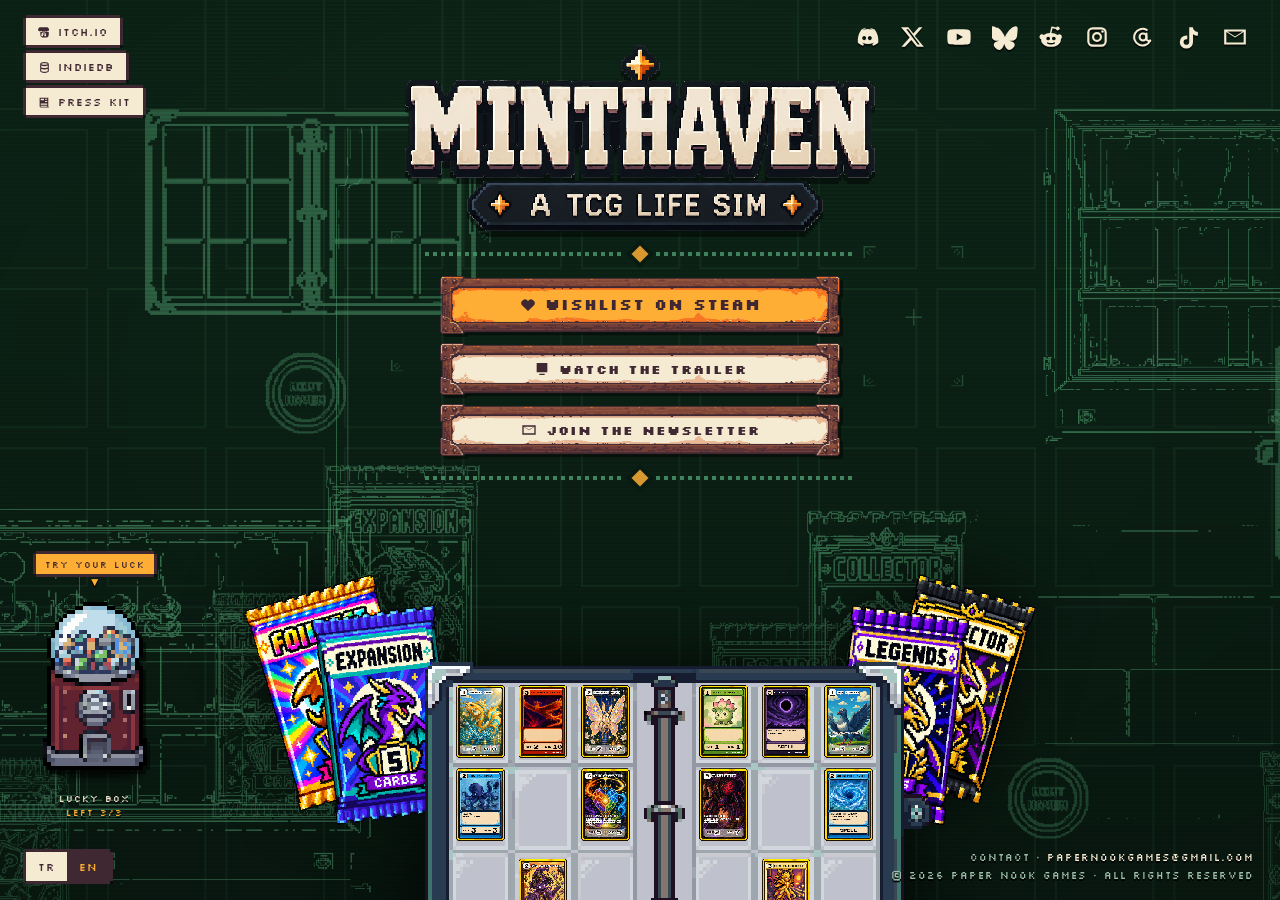
<file: index.html>
<!DOCTYPE html>
<html lang="tr">
<head>
<meta charset="utf-8">
<meta name="viewport" content="width=device-width,initial-scale=1,viewport-fit=cover">
<title>Minthaven — A TCG Life Sim</title>
<meta name="description" content="Minthaven — Stardew Valley'nin kasabasinda yasayan bir TCG koleksiyoncusu. Paket ac, kart takas et, duello yap, koleksiyonunu tamamla.">
<meta property="og:title" content="Minthaven — A TCG Life Sim">
<meta property="og:description" content="Kasabaya tasin, paket ac, kart takas et, duello yap. Bir TCG koleksiyoncusunun hayat simulasyonu.">
<!-- og:image ve og:url MUTLAK olmali; sosyal medya kaziyicilari goreli yolu cozemez.
     Sayfa baska bir alt yola tasinirsa bu iki satiri da guncelle. -->
<meta property="og:url" content="https://papernookgames.com/">
<meta property="og:image" content="https://papernookgames.com/assets/og.png">
<meta name="twitter:card" content="summary_large_image">
<!-- ARAMA MOTORLARINA KAPALI. Site yayinda ve linki paylasilabilir, ama Google/Bing
     dizinine girmez -- kamuya acilis yayinciyla birlikte zamanlanacak.
     `noindex` sayfayi TARAMAYI engellemez, sadece LISTELEMEYI engeller; bu yuzden
     Discord/X/Facebook onizlemeleri calismaya devam eder. Ayni sebeple blanket
     `robots.txt: Disallow: /` KOYULMADI -- o, onizleme kaziyicilarini da keserdi.
     Siteyi arama motorlarina acmak istedigin gun: asagidaki iki satiri sil. -->
<meta name="robots" content="noindex,nofollow">
<meta name="googlebot" content="noindex,nofollow">
<meta name="theme-color" content="#0e2618">
<link rel="icon" href="assets/icon.png">
<!-- Sans Kutusu (kiosk): tek interaktif oge. Stil burada, cunku makine
     sayfa acilisinda GORUNUR; agir assetler (kart yuzleri, paketler)
     makineye tiklanana kadar ISTENMEZ. Bkz. kiosk.js basligi. -->
<link rel="stylesheet" href="kiosk.css">

<style>
/* ============================================================
   Minthaven — tek ekran acilis sayfasi
   Sablon: potioncraft.com (tek viewport, kaydirmasiz, kose
   navigasyonu, ortada logo + magaza + serit butonlar).
   Stil: parsomen+simya yerine KOYU YESIL PLAYMAT + oyunun kendi
   proplarindan turetilmis gravur cizim. Tek doygun oge alt
   kenardaki acik binder — Potion Craft'taki kazanin karsiligi.

   YERLESIM: DOM sirasi MOBIL akisi belirler (sosyal > logo >
   magaza > butonlar > plakalar > altbilgi). Genis ekranda ayni
   ogeler absolute ile koselere gonderilir; orta kolon .col
   mobilde display:contents ile "yok olur". Tek isaretleme,
   iki duzen — ikinci bir mobil sayfa yok.
   ============================================================ */

@font-face{ font-family:'Pixelify'; src:url('assets/fonts/PixelifySans-Variable.ttf') format('truetype');
  font-weight:400 700; font-display:swap; }
@font-face{ font-family:'Silkscreen'; src:url('assets/fonts/Silkscreen-Regular.ttf') format('truetype');
  font-weight:400; font-display:swap; }
@font-face{ font-family:'Silkscreen'; src:url('assets/fonts/Silkscreen-Bold.ttf') format('truetype');
  font-weight:700; font-display:swap; }

:root{
  /* oyunun paleti — game/src/gfx/pixel.js PAL + style.css */
  --mat:#0e2618; --mat-deep:#081a11;
  --etch:#4a9468;
  --cream:#f5ead2;
  --ink:#3f2832;
  --gold:#feae34;
  --px:4px;                 /* piksel birimi: tum kenarliklar bunun kati */
}

*{ box-sizing:border-box; margin:0; padding:0; }
html{ background:var(--mat-deep); }
body{
  min-height:100dvh; background:var(--mat-deep); color:var(--cream);
  font-family:'Pixelify',ui-monospace,monospace;
  -webkit-font-smoothing:none; -webkit-text-size-adjust:100%;
}
img{ image-rendering:pixelated; display:block; height:auto; }
a{ -webkit-tap-highlight-color:transparent; }

/* --- sahne --------------------------------------------------- */
.page{
  position:relative; min-height:100dvh; overflow:hidden;
  background:url('assets/bg_playmat.png') center/cover no-repeat, var(--mat);
  display:flex; flex-direction:column; align-items:center;
  justify-content:safe center;              /* kisa icerikte dikey ortala */
  gap:clamp(8px,2.2vw,16px);
  /* alt bosluk on plandaki binder'in GERCEK yuksekligini takip eder:
     fg genisligi min(104vw,900px), oran 876/1828 = 0.479
     (fg_desk.png yeniden uretilirse bu sayiyi da guncelle) */
  padding:calc(14px + env(safe-area-inset-top)) 14px calc(min(104vw,900px) * .479 + 20px);
}
/* playmat dokusu: cok ince tarama — vinil hissi */
.page::before{
  content:''; position:absolute; inset:0; pointer-events:none; z-index:0;
  background:repeating-linear-gradient(0deg,rgba(0,0,0,.16) 0 2px,transparent 2px 4px);
  opacity:.5; mix-blend-mode:multiply;
}
.page > *{ position:relative; z-index:3; }

/* --- ortak piksel kenarlik ----------------------------------- */
/* 4px'lik "arti seklinde" golge yigini centikli piksel koseleri verir */
.pxbox{
  background:var(--cream); color:var(--ink); text-decoration:none;
  box-shadow:0 calc(var(--px)*-1) 0 var(--ink), 0 var(--px) 0 var(--ink),
             calc(var(--px)*-1) 0 0 var(--ink), var(--px) 0 0 var(--ink),
             var(--px) var(--px) 0 rgba(0,0,0,.5);
  transition:transform .06s steps(2), box-shadow .06s steps(2), background .1s;
}
.pxbox:hover{ background:var(--gold); transform:translate(2px,2px);
  box-shadow:0 calc(var(--px)*-1) 0 var(--ink), 0 var(--px) 0 var(--ink),
             calc(var(--px)*-1) 0 0 var(--ink), var(--px) 0 0 var(--ink); }

/* --- sosyal (mobilde en ust serit, masaustunde sag ust kose) -- */
.social-row{ display:flex; gap:clamp(2px,1.2vw,8px); align-items:center;
  /* Dokuz ikon 360px'te 1px payla siginca daha dari tasiyordu; sarmalama
     guvenlik agi. Genis duzende serit sag ustte ve yer bol, sarmalamaz. */
  flex-wrap:wrap; justify-content:center; }
.social{ display:inline-grid; place-items:center; width:clamp(34px,10vw,38px); height:38px;
  transition:transform .06s steps(2); }
.social svg{ width:clamp(22px,6vw,26px); height:clamp(22px,6vw,26px); fill:var(--cream);
  filter:drop-shadow(0 2px 0 rgba(0,0,0,.6)); }
.social:hover{ transform:translateY(-3px); }
.social:hover svg{ fill:var(--gold); }
/* Threads gibi tek cizgiden olusan markalar: dolgu yerine kontur */
.social svg.line{ fill:none; stroke:var(--cream); stroke-width:1.9;
  stroke-linecap:round; stroke-linejoin:round; }
.social:hover svg.line{ fill:none; stroke:var(--gold); }

/* --- logo ---------------------------------------------------- */
.logo{ width:min(430px,90vw); filter:drop-shadow(0 6px 0 rgba(0,0,0,.45)); }

/* --- ayrac: kesik cizgi + 45 derece donmus altin kare -------- */
.rule{ width:min(430px,84vw); display:flex; align-items:center; gap:10px; opacity:.85; }
.rule i{ flex:1; height:var(--px);
  background:repeating-linear-gradient(90deg,var(--etch) 0 var(--px),transparent var(--px) calc(var(--px)*2)); }
.rule b{ width:12px; height:12px; background:var(--gold); transform:rotate(45deg);
  box-shadow:0 0 0 var(--px) var(--mat-deep); }

/* --- serit butonlar: PixelLab ahsap tabelasi (9-slice) -------- */
.ribbons{ display:flex; flex-direction:column; gap:clamp(5px,1.4vw,9px);
  width:min(400px,94vw); }
.ribbon{
  display:flex; align-items:center; justify-content:center; gap:9px;
  min-height:52px; padding:4px 2px;
  color:var(--ink); text-decoration:none; text-align:center;
  font-family:'Silkscreen'; font-weight:700; letter-spacing:1px;
  font-size:clamp(10px,3vw,13px);
  /* sign.png 368x91; ic krem panel x16..353 / y15..75 -> dilim 15 16 */
  border-style:solid; border-width:14px 15px;
  border-image:url('assets/sign.png') 15 16 fill stretch;
  filter:drop-shadow(3px 3px 0 rgba(0,0,0,.45));
  transition:transform .06s steps(2), filter .06s steps(2);
}
.ribbon:hover{ border-image-source:url('assets/sign_hover.png');
  transform:translate(2px,2px); filter:none; }
.ribbon.primary{ border-image-source:url('assets/sign_hover.png');
  min-height:58px; font-size:clamp(11px,3.4vw,15px); }
.ribbon.primary:hover{ filter:drop-shadow(0 0 8px rgba(254,174,52,.55)); }
.ribbon svg{ width:16px; height:16px; fill:currentColor; flex:0 0 auto; }

/* --- yardimci sayfa plakalari -------------------------------- */
.plaques{ display:flex; gap:8px; flex-wrap:wrap; justify-content:center; }
.plaque{
  display:inline-flex; align-items:center; gap:7px; padding:7px 12px 6px;
  font-family:'Silkscreen'; font-size:clamp(9px,2.6vw,11px); letter-spacing:1px;
  box-shadow:0 -3px 0 var(--ink), 0 3px 0 var(--ink), -3px 0 0 var(--ink), 3px 0 0 var(--ink),
             3px 3px 0 rgba(0,0,0,.45);
}
.plaque:hover{ box-shadow:0 -3px 0 var(--ink), 0 3px 0 var(--ink), -3px 0 0 var(--ink), 3px 0 0 var(--ink); }
.plaque svg{ width:13px; height:13px; fill:currentColor; flex:0 0 auto; }

/* --- altbilgi: dil + imza ------------------------------------ */
.foot{ display:flex; align-items:center; justify-content:center;
  gap:6px clamp(14px,5vw,28px); flex-wrap:wrap; }
.lang{ display:flex; box-shadow:0 -3px 0 var(--ink), 0 3px 0 var(--ink),
       -3px 0 0 var(--ink), 3px 0 0 var(--ink), 3px 3px 0 rgba(0,0,0,.45); }
.lang button{ font-family:'Silkscreen'; font-size:11px; letter-spacing:1px; border:0; cursor:pointer;
  padding:8px 12px 7px; background:var(--cream); color:var(--ink); }
.lang button + button{ box-shadow:inset 3px 0 0 var(--ink); }
.lang button[aria-pressed="true"]{ background:var(--ink); color:var(--gold); }
.studio,.mail{ font-family:'Silkscreen'; font-size:clamp(8px,2.2vw,10px); letter-spacing:1px;
  color:#9dbfa9; text-shadow:0 2px 0 #000; text-decoration:none; text-align:center; }
.studio:hover,.mail:hover{ color:var(--gold); }
/* Adres OKUNUR yazilir (ikonun arkasina saklanmaz): kopyalayip yapistirmak,
   sag tiklamaktan kolay. Yerel kisim altin, alan adi imza rengi. */
.mail b{ font-weight:400; color:var(--cream); }
.sign{ display:flex; flex-direction:column; align-items:center; gap:5px; }
/* Genis duzen sarti sayfanin kendi kirilma noktasiyla AYNI olmali (bkz. .foot). */
@media (min-width:880px) and (min-height:700px){ .sign{ align-items:flex-end; } }

/* --- on plan: acik binder (sayfanin tek doygun ogesi) --------- */
.fg{
  position:absolute; left:50%; bottom:-3vh; transform:translateX(-50%);
  width:min(900px,104vw); z-index:2; pointer-events:none;
  filter:drop-shadow(0 -8px 30px rgba(0,0,0,.6));
  animation:bob 7s ease-in-out infinite;
}
@keyframes bob{ 0%,100%{ transform:translate(-50%,0); } 50%{ transform:translate(-50%,-7px); } }
@media (prefers-reduced-motion:reduce){ .fg{ animation:none; } }
.fg-shadow{
  position:absolute; left:50%; bottom:0; transform:translateX(-50%);
  width:min(900px,100vw); height:150px; z-index:1; pointer-events:none;
  background:radial-gradient(60% 100% at 50% 100%, rgba(0,0,0,.55), transparent 70%);
}

/* --- fragman penceresi (lightbox) ---------------------------- */
/* Pencere `.page`'in DISINDA, dogrudan <body> altinda durur: `.page` hem
   `overflow:hidden` hem de `.page > *{ position:relative; z-index:3 }`
   tasiyor -- icine konsaydi kirpilir ve `fixed` konumu ezilirdi.
   z-index 70: kiosk modali 60'ta (kiosk.css), bu onun da ustunde. */
.tmodal{
  position:fixed; inset:0; z-index:70;
  display:flex; align-items:center; justify-content:center;
  padding:clamp(12px,4vw,28px);
  background:rgba(8,26,17,.94);        /* --mat-deep, saydam */
  animation:tfade .16s steps(3) both;
}
/* `display:flex` tarayicinin [hidden] kuralini ezer; geri getirmek sart. */
.tmodal[hidden]{ display:none; }
@keyframes tfade{ from{ opacity:0 } to{ opacity:1 } }
@media (prefers-reduced-motion:reduce){ .tmodal{ animation:none; } }
/* playmat taramasi burada da surer: pencere sayfanin parcasi gibi dursun */
.tmodal::before{
  content:''; position:absolute; inset:0; pointer-events:none;
  background:repeating-linear-gradient(0deg,rgba(0,0,0,.16) 0 2px,transparent 2px 4px);
  opacity:.5;
}
/* Genislik 16:9'un yani sira EKRAN YUKSEKLIGIYLE de sinirlanir (140px =
   dis bosluk + baslik seridi + cerceve payi); yoksa alcak/yatay
   pencerelerde video basligin ve ekranin altindan tasiyor. */
.tdialog{
  position:relative; display:flex; flex-direction:column; gap:8px;
  width:min(1000px, 100%, calc((100dvh - 140px) * 16 / 9));
}
.tbar{ display:flex; align-items:center; justify-content:space-between; gap:12px; }
.ttitle{ font-family:'Silkscreen'; font-weight:700; letter-spacing:2px;
  font-size:clamp(10px,3vw,13px); color:var(--cream); text-shadow:0 2px 0 #000; }
.tclose{ font-family:'Silkscreen'; font-size:13px; line-height:1;
  border:0; padding:9px 12px 8px; cursor:pointer; flex:0 0 auto; }
.tframe{
  position:relative; width:100%; aspect-ratio:16/9; background:#000;
  /* .pxbox'in kenarlik dili, koyu zeminde okunsun diye ters cevrilmis:
     ic 4px krem + dis 4px mur. Golgeler ONDEN ARKAYA cizildigi icin
     krem arti yigini genis mur halkanin ustunde kalir. */
  box-shadow:0 calc(var(--px)*-1) 0 var(--cream), 0 var(--px) 0 var(--cream),
             calc(var(--px)*-1) 0 0 var(--cream), var(--px) 0 0 var(--cream),
             0 0 0 calc(var(--px)*2) var(--ink),
             0 10px 30px rgba(0,0,0,.6);
}
.tframe iframe{ position:absolute; inset:0; width:100%; height:100%; border:0; display:block; }
/* Pencere acikken sayfa kaydirilmaz (mobilde .page akisi kayabiliyor). */
html.tlock, body.tlock{ overflow:hidden; }

/* dar/kisa ekranda .col seffaf sarmalayici: cocuklari .page akisina girer */
.col{ display:contents; }

/* ============================================================
   GENIS EKRAN: ayni ogeler koselere dagilir, sayfa kaydirilmaz
   ============================================================ */
@media (min-width:880px) and (min-height:700px){
  body{ overflow:hidden; }
  .page{ height:100dvh; padding:0; display:block; }

  .social-row{ position:absolute; right:clamp(14px,2vw,26px); top:clamp(14px,2vh,26px); z-index:4; }
  .plaques{ position:absolute; left:clamp(14px,2vw,26px); top:clamp(14px,2vh,26px); z-index:4;
    flex-direction:column; align-items:flex-start; }
  .foot{ position:absolute; left:0; right:0; bottom:clamp(12px,2vh,22px); z-index:4;
    justify-content:space-between; padding:0 clamp(14px,2vw,26px); pointer-events:none; }
  .foot > *{ pointer-events:auto; }

  /* orta kolon: logo -> ayrac -> magaza -> butonlar -> ayrac */
  .col{ display:flex; position:absolute; left:50%; top:clamp(20px,5vh,64px);
    transform:translateX(-50%); flex-direction:column; align-items:center;
    gap:clamp(11px,1.8vh,18px); width:min(560px,86vw); z-index:3; }
  .logo{ width:min(470px,100%); }
  .fg{ width:min(900px,62vw); bottom:-6vh; }
}
</style>
</head>
<body>
<div class="page">

  <!-- 1) sosyal -->
  <nav class="social-row" aria-label="Sosyal medya">
    <a class="social" href="https://discord.gg/tesU3PdTz" target="_blank" rel="noopener" aria-label="Discord" title="Discord"><svg viewBox="0 0 24 24"><path d="M19.3 5.3A16 16 0 0 0 15.4 4l-.3.5a12 12 0 0 1 3.3 1.6 11 11 0 0 0-9-1 11 11 0 0 0-1.8.5A12 12 0 0 1 11 4l-.3-.5A16 16 0 0 0 6.7 5.3C3.9 9.4 3.2 13.4 3.6 17.3A16 16 0 0 0 8.3 20l1-1.6a10 10 0 0 1-1.7-.8l.4-.3a11 11 0 0 0 10 0l.4.3a10 10 0 0 1-1.7.8l1 1.6a16 16 0 0 0 4.7-2.7c.5-4.5-.7-8.5-3.1-12ZM9.4 15c-1 0-1.8-.9-1.8-2s.8-2 1.8-2 1.8.9 1.8 2-.8 2-1.8 2Zm5.2 0c-1 0-1.8-.9-1.8-2s.8-2 1.8-2 1.8.9 1.8 2-.8 2-1.8 2Z"/></svg></a>
    <a class="social" href="https://x.com/PaperNookGames" target="_blank" rel="noopener" aria-label="X" title="X"><svg viewBox="0 0 24 24"><path d="M17.5 3h3.2l-7 8 8.3 10h-6.5l-5-6.2L4.6 21H1.4l7.5-8.6L1 3h6.7l4.6 5.7L17.5 3Zm-1.1 16h1.8L7.7 4.8H5.8L16.4 19Z"/></svg></a>
    <a class="social" href="https://www.youtube.com/@papernookgames" target="_blank" rel="noopener" aria-label="YouTube" title="YouTube"><svg viewBox="0 0 24 24"><path d="M22.5 7.2a2.8 2.8 0 0 0-2-2C18.8 4.8 12 4.8 12 4.8s-6.8 0-8.5.4a2.8 2.8 0 0 0-2 2A29 29 0 0 0 1.2 12c0 1.6.1 3.2.3 4.8a2.8 2.8 0 0 0 2 2c1.7.4 8.5.4 8.5.4s6.8 0 8.5-.4a2.8 2.8 0 0 0 2-2c.2-1.6.3-3.2.3-4.8s-.1-3.2-.3-4.8ZM9.9 15.3V8.7l5.7 3.3-5.7 3.3Z"/></svg></a>
    <a class="social" href="https://bsky.app/profile/papernookgames.bsky.social" target="_blank" rel="noopener" aria-label="Bluesky" title="Bluesky"><svg viewBox="0 0 24 24"><path d="M5.6 3.5C8.4 5.6 11.4 9.9 12 12.2c.6-2.3 3.6-6.6 6.4-8.7 2-1.5 5.3-2.7 5.3 1.1 0 .8-.4 6.4-.7 7.3-.9 3.2-4.1 4-7 3.5 5 .9 6.3 3.7 3.6 6.5-5.2 5.3-7.5-1.3-8.1-3-.1-.3-.2-.5-.2-.3 0-.2-.1 0-.2.3-.6 1.7-2.9 8.3-8.1 3-2.7-2.8-1.4-5.6 3.6-6.5-2.9.5-6.1-.3-7-3.5-.3-.9-.7-6.5-.7-7.3 0-3.8 3.3-2.6 5.3-1.1Z"/></svg></a>
    <a class="social" href="https://www.reddit.com/r/MINTHAVENTCG/" target="_blank" rel="noopener" aria-label="Reddit" title="Reddit"><svg viewBox="0 0 24 24"><path d="M22 11.8a2.3 2.3 0 0 0-3.9-1.6 11.3 11.3 0 0 0-5.7-1.8l1-4.5 3.2.7a1.7 1.7 0 1 0 .2-1.4l-3.8-.8a.7.7 0 0 0-.8.5l-1.2 5.5a11.3 11.3 0 0 0-5.7 1.8A2.3 2.3 0 1 0 2.9 14a4.5 4.5 0 0 0 0 .7c0 3.5 4.1 6.4 9.1 6.4s9.1-2.9 9.1-6.4a4.5 4.5 0 0 0 0-.7 2.3 2.3 0 0 0 .9-2.2ZM7.7 13.4a1.7 1.7 0 1 1 1.7 1.7 1.7 1.7 0 0 1-1.7-1.7Zm7.8 4.5a5.9 5.9 0 0 1-3.5.9 5.9 5.9 0 0 1-3.5-.9.6.6 0 0 1 .8-.9 4.8 4.8 0 0 0 2.7.6 4.8 4.8 0 0 0 2.7-.6.6.6 0 1 1 .8.9Zm-.9-2.8a1.7 1.7 0 1 1 1.7-1.7 1.7 1.7 0 0 1-1.7 1.7Z"/></svg></a>
        <a class="social" href="https://www.instagram.com/papernookgames/" target="_blank" rel="noopener" aria-label="Instagram" title="Instagram"><svg viewBox="0 0 24 24"><path fill-rule="evenodd" d="M8 3h8a5 5 0 0 1 5 5v8a5 5 0 0 1-5 5H8a5 5 0 0 1-5-5V8a5 5 0 0 1 5-5Zm0 2a3 3 0 0 0-3 3v8a3 3 0 0 0 3 3h8a3 3 0 0 0 3-3V8a3 3 0 0 0-3-3Z"/><path fill-rule="evenodd" d="M12 7.4A4.6 4.6 0 1 0 16.6 12 4.6 4.6 0 0 0 12 7.4Zm0 2A2.6 2.6 0 1 1 9.4 12 2.6 2.6 0 0 1 12 9.4Z"/><circle cx="17.1" cy="6.9" r="1.15"/></svg></a>
    <a class="social" href="https://www.threads.com/@papernookgames" target="_blank" rel="noopener" aria-label="Threads" title="Threads"><svg class="line" viewBox="0 0 24 24"><path d="M15.4 5.5A7.7 7.7 0 1 0 18.6 15.3"/><circle cx="12" cy="12" r="3.2"/><path d="M15.2 8.8v4.5c0 2 2 2.9 3.4 2"/></svg></a>
    <a class="social" href="https://www.tiktok.com/@papernookgames" target="_blank" rel="noopener" aria-label="TikTok" title="TikTok"><svg viewBox="0 0 24 24"><path d="M16.7 5.8A4.4 4.4 0 0 1 15.6 3h-3.4v13.6a2.6 2.6 0 1 1-2.6-2.6 2.8 2.8 0 0 1 .8.1v-3.5a6.4 6.4 0 0 0-.8-.1 6.1 6.1 0 1 0 6.1 6.1V9.4a7.7 7.7 0 0 0 4.5 1.4V7.4a4.5 4.5 0 0 1-3.5-1.6Z"/></svg></a>
    <a class="social" href="mailto:papernookgames@gmail.com" aria-label="E-posta" title="papernookgames@gmail.com"><svg viewBox="0 0 24 24"><path d="M2 5h20v14H2Zm2 2.3V17h16V7.3l-8 5.2Zm.9-.3 7.1 4.6L19.1 7Z"/></svg></a>
  </nav>

  <!-- 2) orta kolon -->
  <div class="col">
    <img class="logo" src="assets/logo.png" alt="Minthaven — A TCG Life Sim" width="1180" height="468">

    <div class="rule"><i></i><b></b><i></i></div>


    <div class="ribbons">
      <a class="ribbon primary" href="https://store.steampowered.com/app/5167250/MINTHAVEN_A_TCG_Life_Sim/?utm_source=minthaven_site&amp;utm_campaign=wishlist" target="_blank" rel="noopener">
        <svg viewBox="0 0 24 24"><path d="M12 21 3 12.5A5.4 5.4 0 0 1 12 6a5.4 5.4 0 0 1 9 6.5Z"/></svg>
        <span data-i18n="wishlist">STEAM'DE ISTEK LISTENE EKLE</span>
      </a>
      <!-- href GERCEK YouTube adresi olarak kalir: JS calismazsa, orta tikta ya da
           "yeni sekmede ac"ta serit duz link gibi davranir. Tiklamayi asagidaki
           script yakalayip yerinde pencere acar. -->
      <a class="ribbon" id="trailerLink" href="https://youtu.be/7-ll4RBKgoQ" target="_blank" rel="noopener">
        <svg viewBox="0 0 24 24"><path d="M4 3h16v14H4Zm4 18h8v-2H8Z"/></svg>
        <span data-i18n="trailer">FRAGMANI IZLE</span>
      </a>
      <a class="ribbon" href="#">
        <svg viewBox="0 0 24 24"><path d="M2 5h20v14H2Zm2 2.3V17h16V7.3l-8 5.2Zm.9-.3 7.1 4.6L19.1 7Z"/></svg>
        <span data-i18n="news">HABER BULTENINE KATIL</span>
      </a>
    </div>

    <div class="rule"><i></i><b></b><i></i></div>
  </div>

  <!-- 3) yardimci sayfalar -->
  <nav class="plaques" aria-label="Yardimci sayfalar">
    <!-- HAZIR OLMADIKLARI ICIN GIZLENDI (wiki / gelistirme gunlugu).
         Silinmedi, yorumda birakildi: sayfalar hazir olunca yorumu kaldirmak yetiyor.
         `devlog/` alt sayfasi henuz yok, wiki de bir yere baglanmiyordu (href="#")
         — calismayan plaket gostermek "yapim asamasinda" hissi veriyordu.
         i18n anahtarlari (wiki/devlog) asagidaki STR sozlugunde DURUYOR.
         BASIN KITI ARTIK ACIK: `press/` alt sayfasi hazir, plaketi asagida,
         ITCH.IO ve INDIEDB'nin altinda duruyor.
    <a class="plaque pxbox" href="#"><svg viewBox="0 0 24 24"><path d="M2 4h8a3 3 0 0 1 2 1 3 3 0 0 1 2-1h8v16h-8a2 2 0 0 0-2 1 2 2 0 0 0-2-1H2Zm2 2v12h6a4 4 0 0 1 1 .2V7a1 1 0 0 0-1-1Zm16 0h-6a1 1 0 0 0-1 1v11.2A4 4 0 0 1 14 18h6Z"/></svg><span data-i18n="wiki">WIKI</span></a>
    <a class="plaque pxbox" href="devlog/"><svg viewBox="0 0 24 24"><path d="M17 2 22 7 9 20H4v-5Zm0 3-1.5 1.5 2 2L19 7Zm-3 3L6 16v2h2l8-8Z"/></svg><span data-i18n="devlog">GELISTIRME GUNLUGU</span></a>
    -->
    <!-- YAYINCI PITCH'I `/pitch/` adresinde durur ama ANA SAYFADAN BAGLANMAZ (`noindex`
         + baglantisiz): baglantiyi e-postayla gonderirsin. Toplulukla paylasmak
         istersen asagidaki plaketi geri ekle:
         <a class="plaque pxbox" href="pitch/">...<span data-i18n="pitch">PITCH DECK</span></a> -->
    <a class="plaque pxbox" href="https://papernookgames.itch.io/minthaven" target="_blank" rel="noopener"><svg viewBox="0 0 24 24"><path d="M3.1 2.3C2.3 2.8.7 4.7.3 5.5v1.3c0 1.7 1.6 3.1 3 3.1a3 3 0 0 0 2.3-1.1 3 3 0 0 0 4.7 0 3 3 0 0 0 4.7 0 3 3 0 0 0 2.3 1.1c1.4 0 3-1.4 3-3.1V5.5c-.4-.8-2-2.7-2.8-3.2C14.3 2.2 9.7 2.2 3.1 2.3Zm5.7 7.2a3 3 0 0 1-.5.7 3.4 3.4 0 0 1-2.4 1 3.5 3.5 0 0 1-1.6-.4c0 2.3-.2 5.6.4 7.3.4 1.2.8 2.2 1.9 2.6a30 30 0 0 0 5.5.3 30 30 0 0 0 5.5-.3c1.1-.4 1.5-1.4 1.9-2.6.6-1.7.4-5 .4-7.3a3.5 3.5 0 0 1-1.6.4 3.4 3.4 0 0 1-2.4-1 3 3 0 0 1-.5-.7 3.3 3.3 0 0 1-2.3 1 3.4 3.4 0 0 1-2.3-1 3.3 3.3 0 0 1-2 1Zm-.2 2.4h3.5c1.2.4 1.6 1 2.1 2l.7 2.5c.4 1.6-.2 2.6-1.4 2.6-1 0-1.9-.6-1.9-1.5v-.9H9.4v.9c0 .9-.9 1.5-1.9 1.5-1.2 0-1.8-1-1.4-2.6l.7-2.5c.5-1 .9-1.6 2.1-2Zm1.7 1.3-1.5 1.5v.6h1.5v1.5h1.4v-1.5h1.5v-.6l-1.5-1.5Z"/></svg><span>ITCH.IO</span></a>
    <a class="plaque pxbox" href="https://www.indiedb.com/members/minthaven" target="_blank" rel="noopener"><svg viewBox="0 0 24 24"><path d="M12 2c-4.4 0-8 1.6-8 3.5v13C4 20.4 7.6 22 12 22s8-1.6 8-3.5v-13C20 3.6 16.4 2 12 2Zm0 2c3.6 0 6 1.2 6 1.5S15.6 7 12 7 6 5.8 6 5.5 8.4 4 12 4ZM6 8.4A14 14 0 0 0 12 9.5a14 14 0 0 0 6-1.1v3.1c0 .3-2.4 1.5-6 1.5s-6-1.2-6-1.5Zm0 6A14 14 0 0 0 12 15.5a14 14 0 0 0 6-1.1v4.1c0 .3-2.4 1.5-6 1.5s-6-1.2-6-1.5Z"/></svg><span>INDIEDB</span></a>
    <a class="plaque pxbox" href="press/"><svg viewBox="0 0 24 24"><path d="M3 3h16v16a2 2 0 0 0 2 2H5a2 2 0 0 1-2-2Zm2 2v3h6V5Zm8 0v2h4V5Zm0 4v2h4V9Zm-8 5v2h12v-2Zm0 4v2h12v-2Z"/></svg><span data-i18n="press">BASIN KITI</span></a>
  </nav>

  <!-- 4) altbilgi -->
  <div class="foot">
    <div class="lang">
      <button type="button" data-lang="tr" aria-pressed="true">TR</button>
      <button type="button" data-lang="en" aria-pressed="false">EN</button>
    </div>
    <!-- Imza bloku: iletisim ustte, telif altta. Tek oge olarak durur ki genis
         duzendeki `space-between` adresi ORTAYA (binder'in ustune) atmasin. -->
    <div class="sign">
      <a class="mail" href="mailto:papernookgames@gmail.com">
        <span data-i18n="contact">ILETISIM</span> &middot; <b>papernookgames@gmail.com</b>
      </a>
      <a class="studio" href="https://papernookgames.com/" target="_blank" rel="noopener">
        &copy; 2026 PAPER NOOK GAMES &middot; <span data-i18n="rights">TUM HAKLARI SAKLIDIR</span>
      </a>
    </div>
  </div>

  <!-- 5) on plan: sayfanin tek doygun ogesi, alt kenardan kirpilir -->
  <div class="fg-shadow"></div>
  <img class="fg" src="assets/fg_desk.png" alt="" aria-hidden="true">

</div>

<!-- Fragman penceresi: kabuk isaretlemede DURUR (i18n ve odak icin), ama
     <iframe> ICI BOSTUR — video ogesi ancak pencere acilinca yaratilir,
     kapaninca silinir. Bkz. asagidaki openTrailer/closeTrailer. -->
<div class="tmodal" id="trailerModal" hidden>
  <div class="tdialog" role="dialog" aria-modal="true" aria-labelledby="trailerTitle">
    <div class="tbar">
      <span class="ttitle" id="trailerTitle" data-i18n="trailerTitle">FRAGMAN</span>
      <button class="tclose pxbox" id="trailerClose" type="button" data-i18n-label="close">&#10005;</button>
    </div>
    <div class="tframe" id="trailerFrame"></div>
  </div>
</div>

<script>
/* Iki dil, tek sayfa — oyunun kendisi de TR/EN (src/i18n.js). */
const STR = {
  tr:{ press:'BASIN KITI', wiki:'WIKI', devlog:'GELISTIRME GUNLUGU', pitch:'PITCH DECK',
       contact:'ILETISIM',
       wishlist:"STEAM'DE ISTEK LISTENE EKLE", trailer:'FRAGMANI IZLE', news:'HABER BULTENINE KATIL',
       trailerTitle:'FRAGMAN', close:'KAPAT',
       rights:'TUM HAKLARI SAKLIDIR' },
  en:{ press:'PRESS KIT', wiki:'WIKI', devlog:'DEVLOG', pitch:'PITCH DECK',
       contact:'CONTACT',
       wishlist:'WISHLIST ON STEAM', trailer:'WATCH THE TRAILER', news:'JOIN THE NEWSLETTER',
       trailerTitle:'TRAILER', close:'CLOSE',
       rights:'ALL RIGHTS RESERVED' }
};
function setLang(l){
  document.documentElement.lang = l;
  for(const el of document.querySelectorAll('[data-i18n]')) el.textContent = STR[l][el.dataset.i18n];
  /* Gorunmeyen metinler (aria-label gibi) ayri gecer: textContent yazilamaz. */
  for(const el of document.querySelectorAll('[data-i18n-label]')) el.setAttribute('aria-label', STR[l][el.dataset.i18nLabel]);
  for(const b of document.querySelectorAll('.lang button')) b.setAttribute('aria-pressed', String(b.dataset.lang===l));
  try{ localStorage.setItem('mh_lang', l); }catch(e){}
}
for(const b of document.querySelectorAll('.lang button')) b.onclick = ()=> setLang(b.dataset.lang);
let start = 'tr';
try{
  const saved = localStorage.getItem('mh_lang');
  start = (saved === 'tr' || saved === 'en') ? saved
        : ((navigator.language || '').toLowerCase().startsWith('tr') ? 'tr' : 'en');
}catch(e){}
setLang(start);

/* --- Fragman penceresi --------------------------------------- */
/* Iki kural pencerenin tamamini belirliyor:
   1) iframe SAYFA ACILISINDA YARATILMAZ — yoksa herkes siteyi acar acmaz
      YouTube'a istek atmis olurdu. Video ogesi yalniz acilista dogar.
   2) Kapanista iframe DOM'DAN SILINIR. `src`i bosaltmak yetmiyor: oynatici
      arka planda ses calmaya devam edebiliyor. */
const TRAILER_SRC = 'https://www.youtube-nocookie.com/embed/7-ll4RBKgoQ?autoplay=1&rel=0';
const tLink  = document.getElementById('trailerLink');
const tModal = document.getElementById('trailerModal');
const tFrame = document.getElementById('trailerFrame');

function openTrailer(){
  if(!tModal.hidden) return;
  const f = document.createElement('iframe');
  f.src = TRAILER_SRC;
  f.title = STR[document.documentElement.lang] ? STR[document.documentElement.lang].trailerTitle : 'TRAILER';
  f.allow = 'autoplay; encrypted-media; picture-in-picture; fullscreen';
  f.allowFullscreen = true;
  f.referrerPolicy = 'strict-origin-when-cross-origin';
  tFrame.appendChild(f);
  tModal.hidden = false;
  document.documentElement.classList.add('tlock');
  document.body.classList.add('tlock');
  addEventListener('keydown', onTrailerKey);
  document.getElementById('trailerClose').focus({ preventScroll:true });
}
function closeTrailer(){
  if(tModal.hidden) return;
  tModal.hidden = true;
  tFrame.replaceChildren();                 /* iframe tamamen gider */
  document.documentElement.classList.remove('tlock');
  document.body.classList.remove('tlock');
  removeEventListener('keydown', onTrailerKey);
  tLink.focus({ preventScroll:true });       /* odak serit butona doner */
}
function onTrailerKey(e){ if(e.key === 'Escape') closeTrailer(); }

tLink.addEventListener('click', e=>{
  /* Ctrl/Cmd/Shift/Alt ya da sol tik disi: tarayicinin kendi "yeni sekmede ac"
     davranisini BOZMA, link YouTube'a gitsin. */
  if(e.defaultPrevented || e.button !== 0 || e.metaKey || e.ctrlKey || e.shiftKey || e.altKey) return;
  e.preventDefault();
  openTrailer();
});
document.getElementById('trailerClose').onclick = closeTrailer;
/* Yalniz perdenin KENDISINE tiklaninca kapanir; video/baslik uzeri sayilmaz. */
tModal.addEventListener('click', e=>{ if(e.target === tModal) closeTrailer(); });
</script>

<!-- Kiosk: pool.js URETILIR (build_kiosk.py), kiosk.js elle yazilir.
     kiosk.js sitenin setLang()'ine DOKUNMAZ — dili <html lang>'i izleyerek
     cozer, boylece iki i18n sozlugu birbirine karismaz. -->
<script src="assets/kiosk/pool.js" defer></script>
<script src="kiosk.js" defer></script>
</body>
</html>
</file>
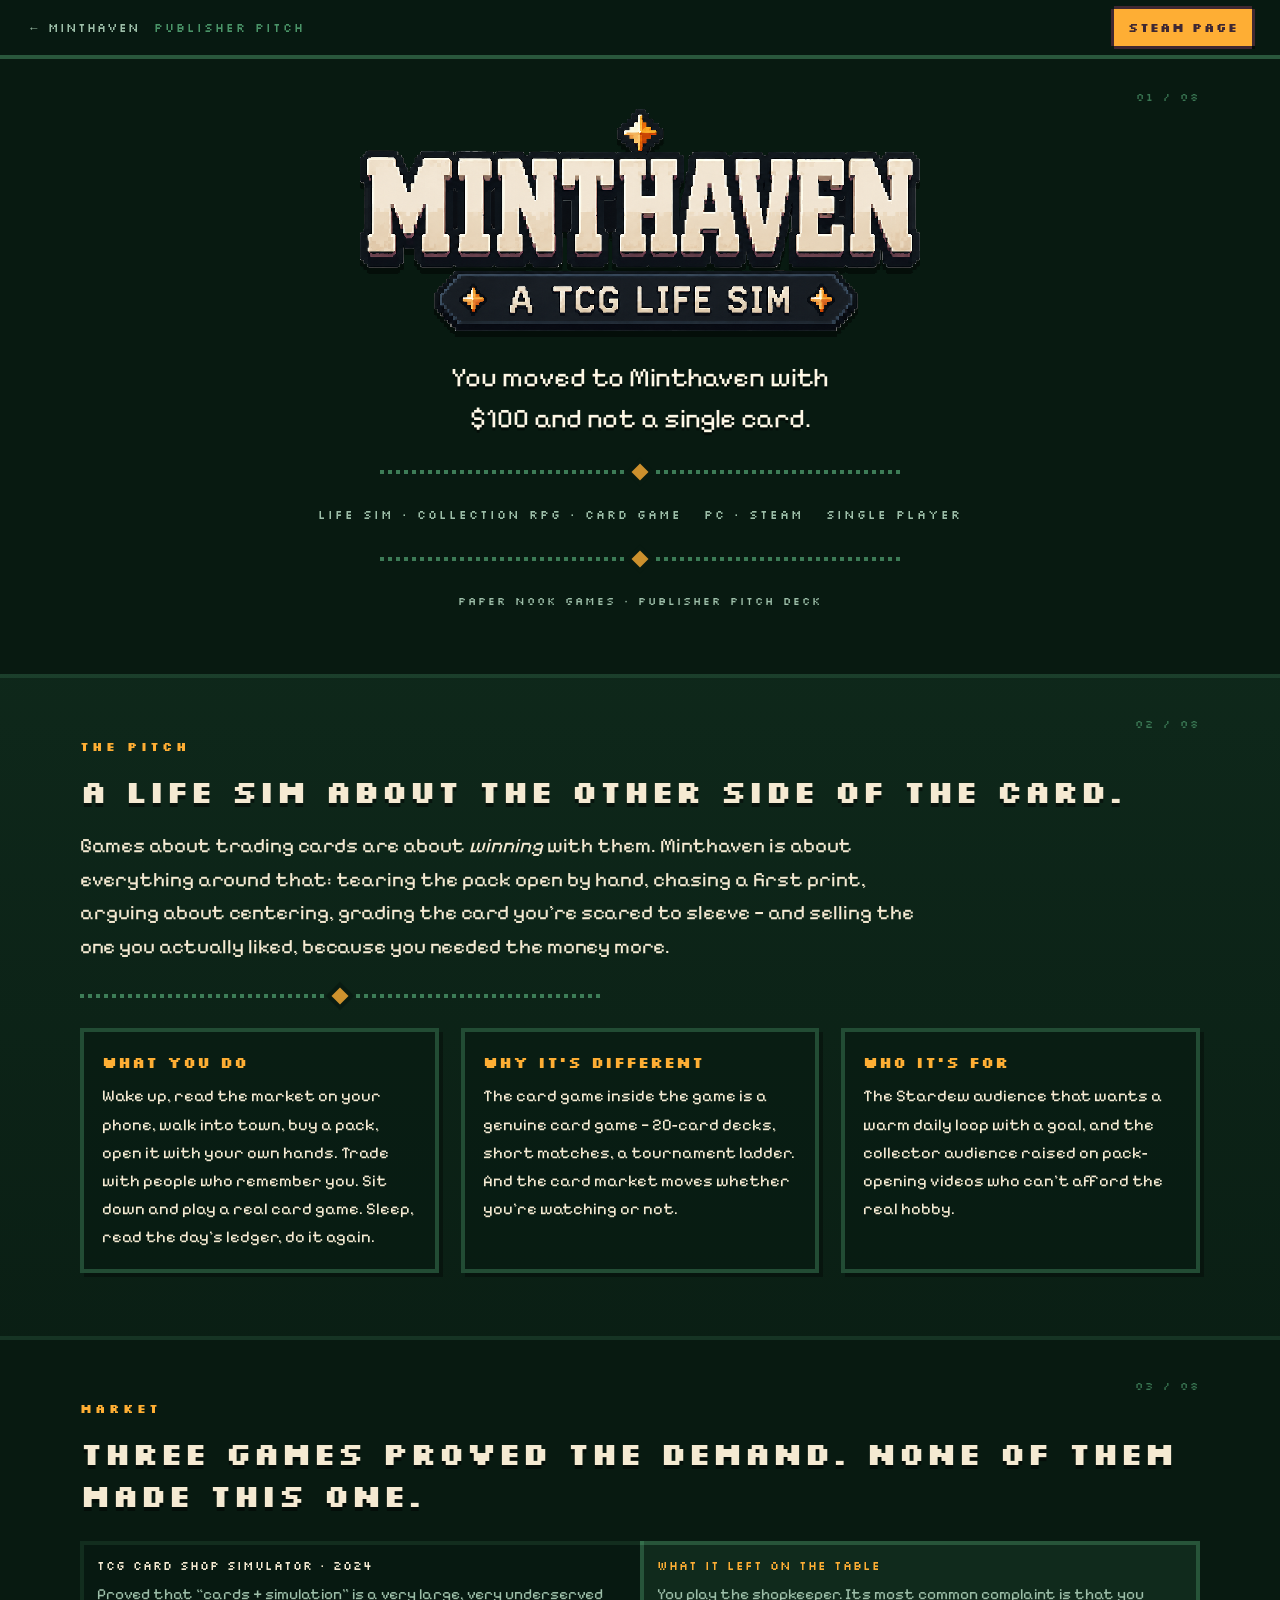
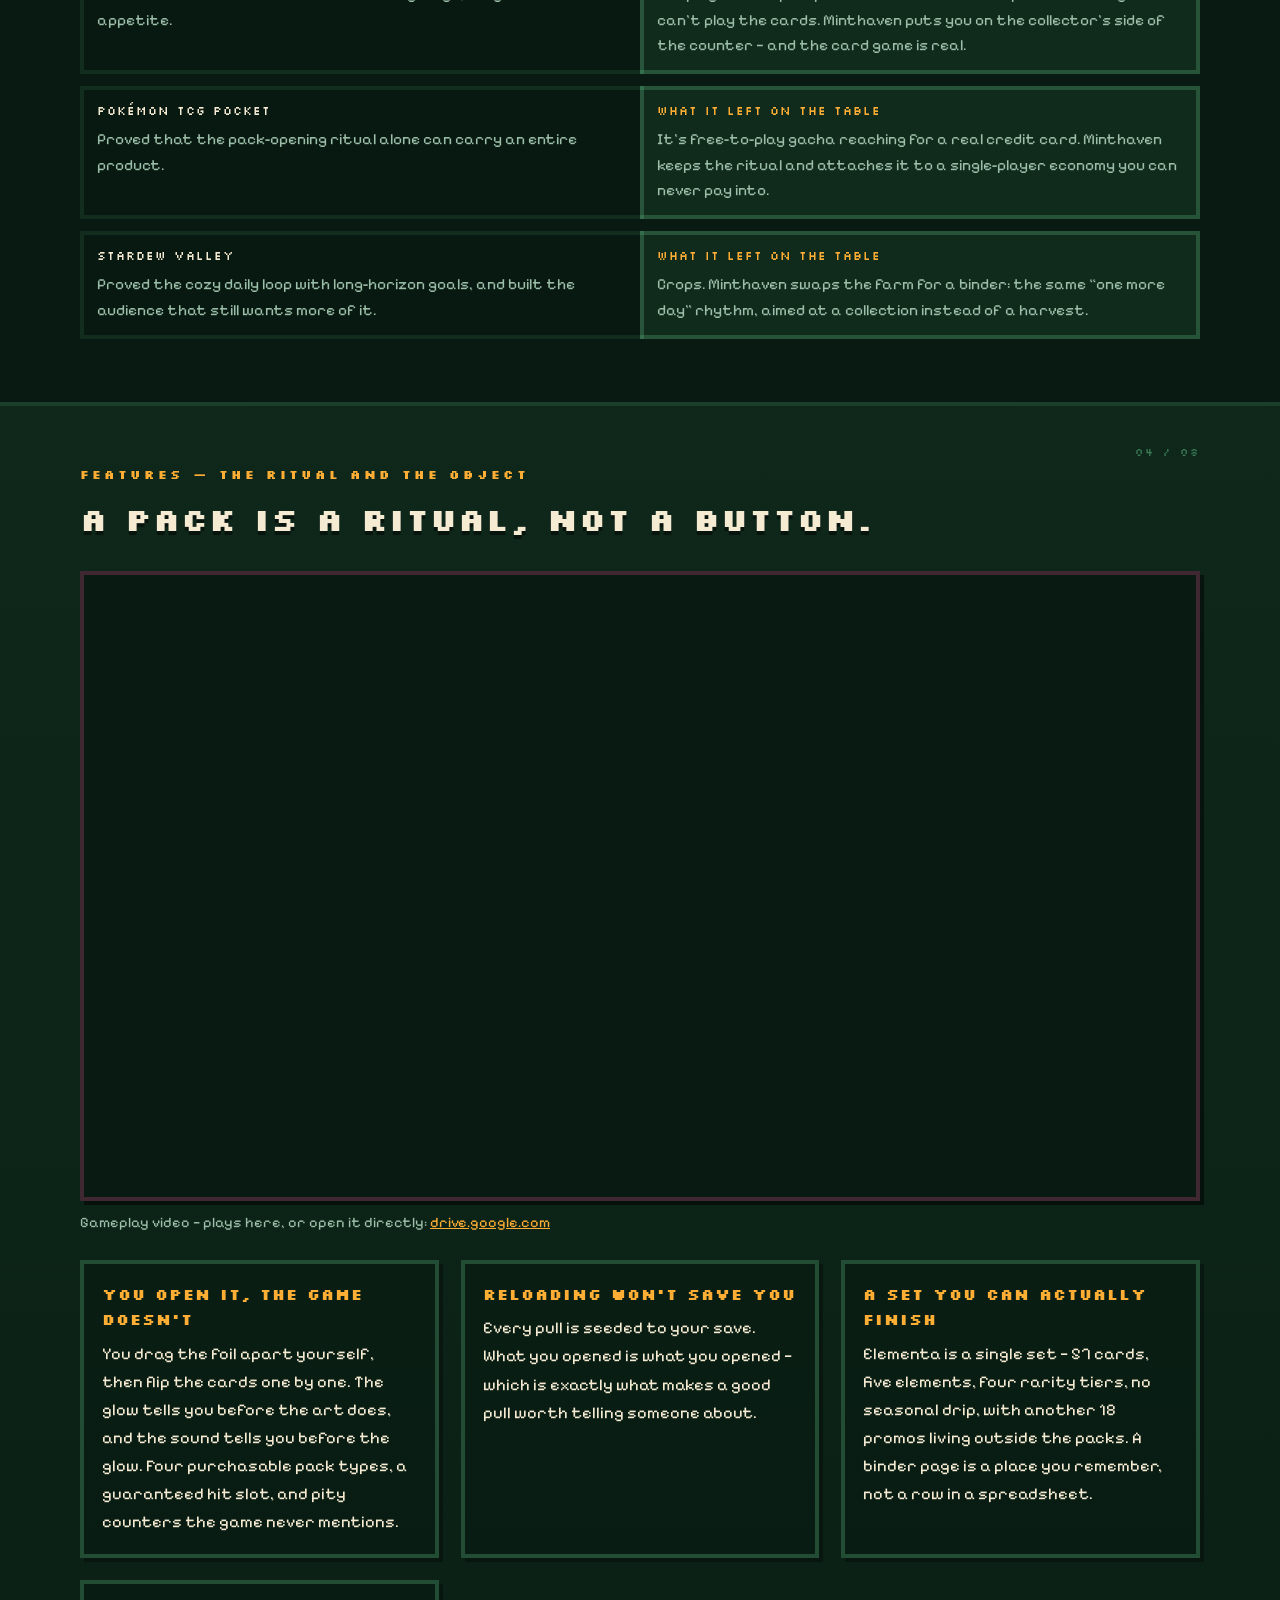
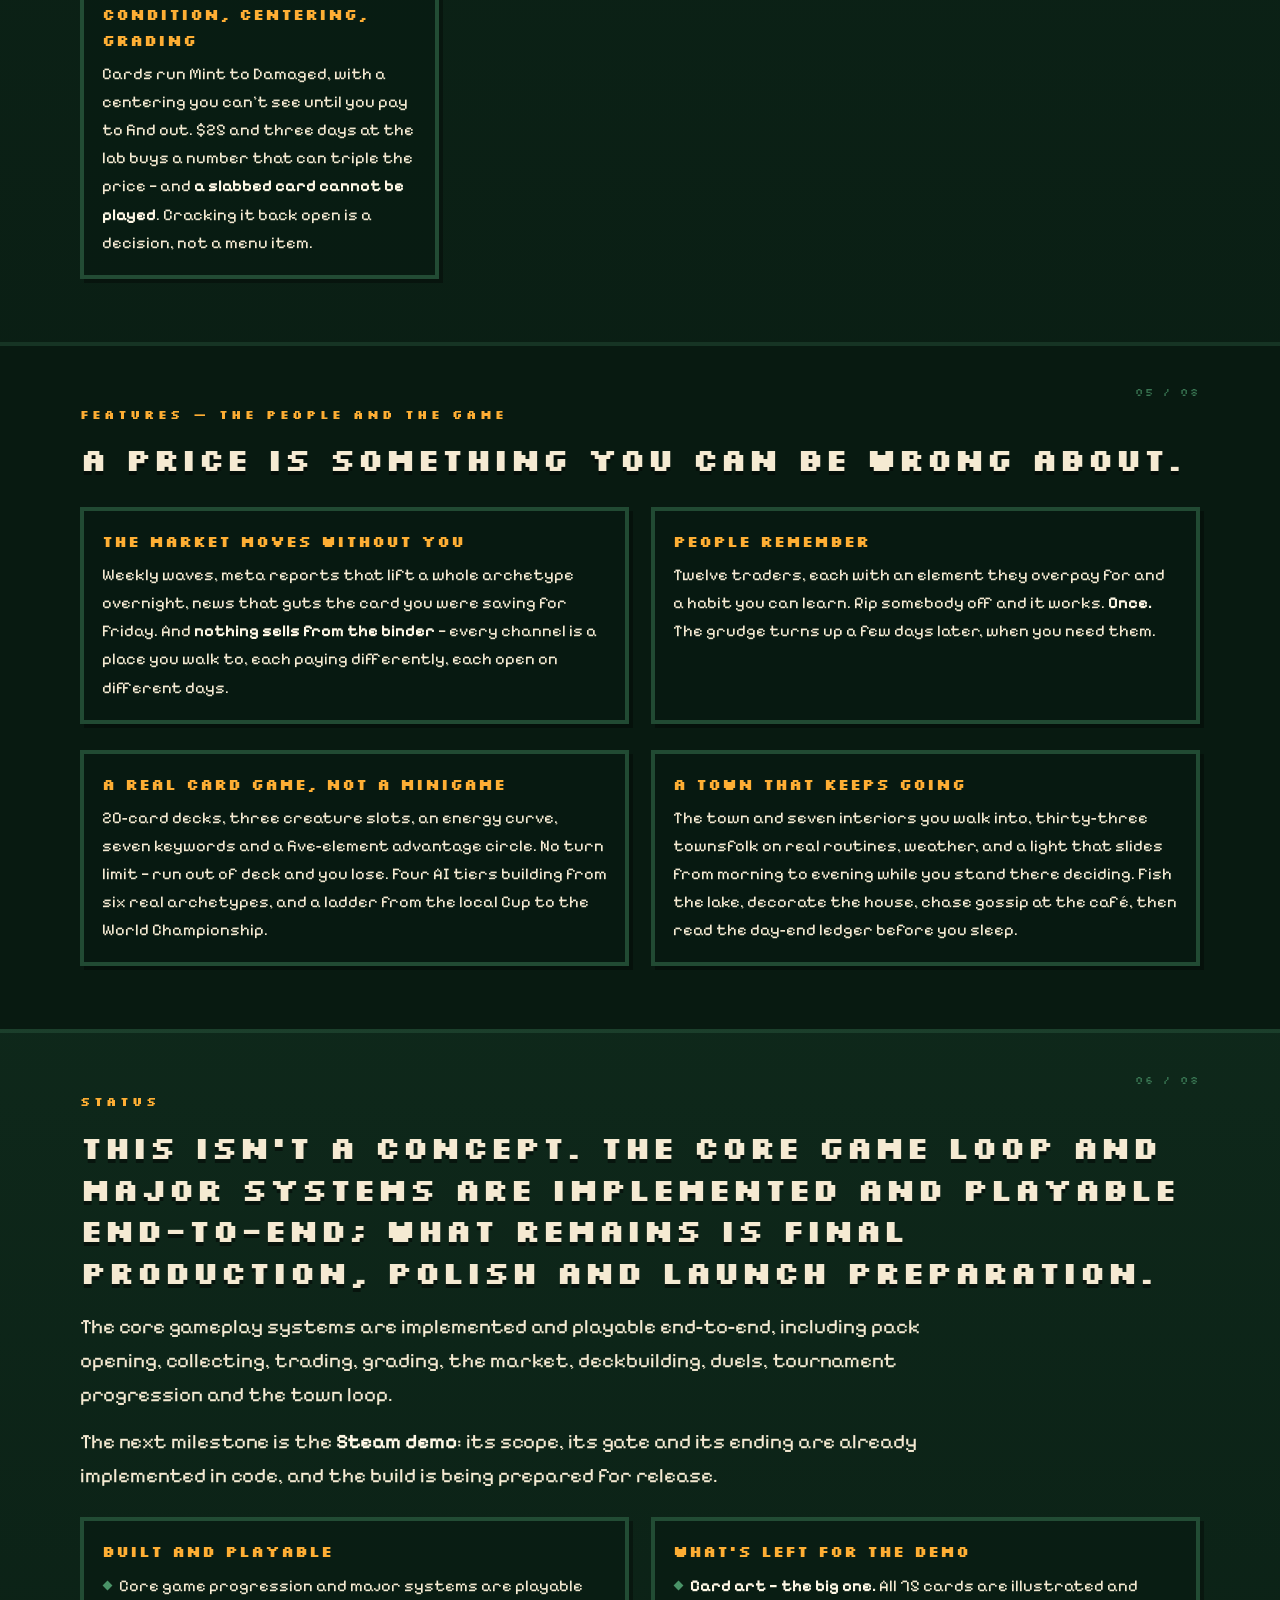
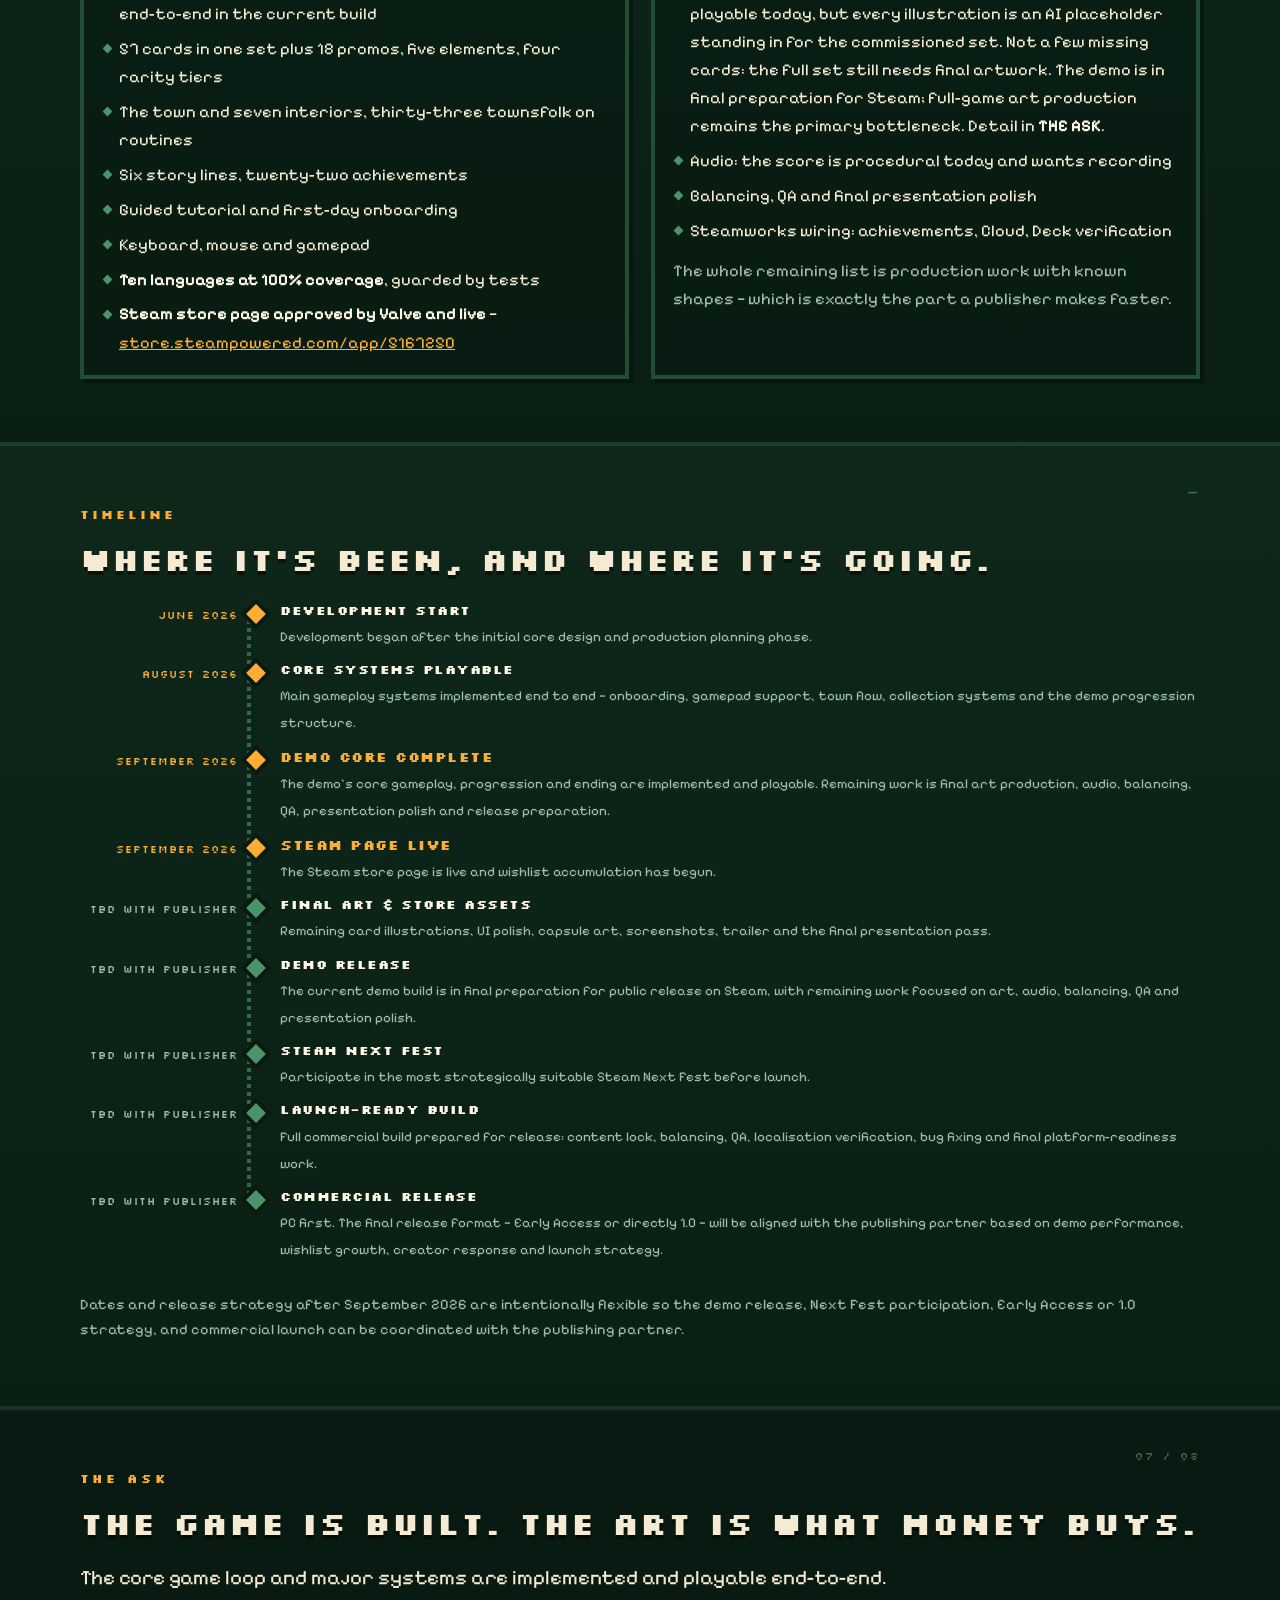
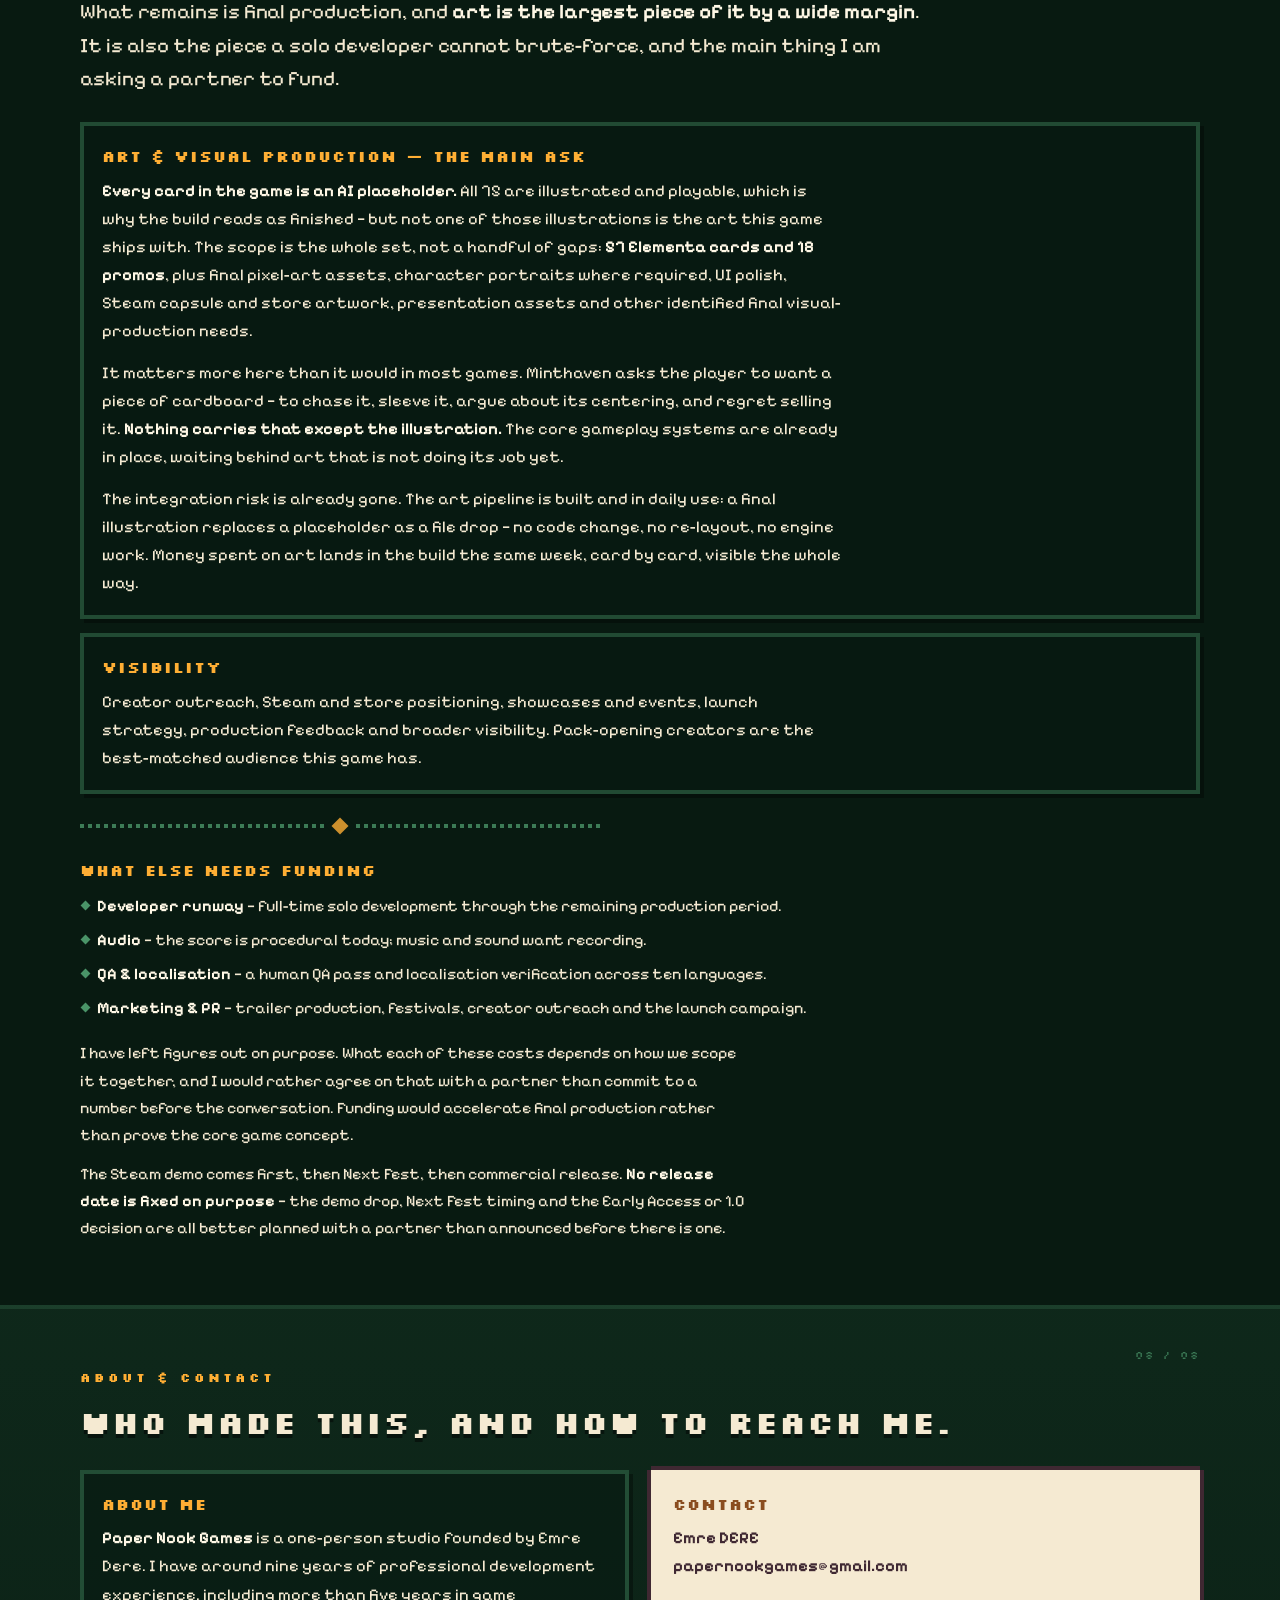
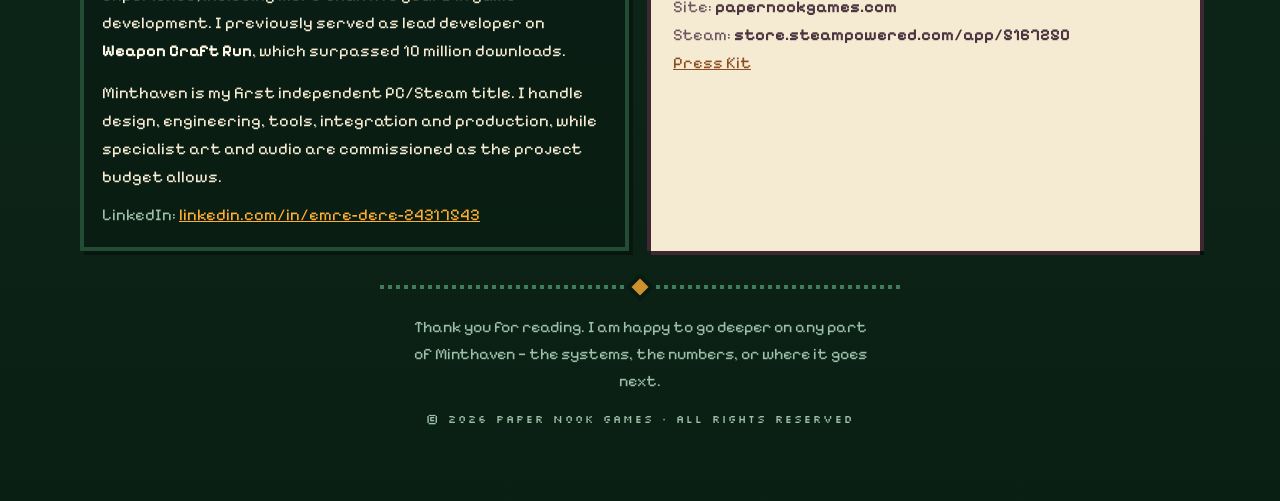
<file: pitch/index.html>
<!DOCTYPE html>
<html lang="en">
<head>
<meta charset="utf-8">
<meta name="viewport" content="width=device-width,initial-scale=1,viewport-fit=cover">
<title>Minthaven — Publisher Pitch</title>
<meta name="description" content="Minthaven: A TCG Life Sim — publisher pitch deck. A cozy life sim about the other side of the trading card.">

<!-- Bu sayfa ARAMA MOTORLARINA KAPALI. Yayinci pitch'i herkese acik bir sayfa
     degildir: baglantiyi e-postayla gonderirsin, Google'da cikmasi istenmez.
     Sayfayi kamuya acmak istersen asagidaki robots satirini sil. -->
<meta name="robots" content="noindex,nofollow">

<meta property="og:title" content="Minthaven: A TCG Life Sim — Publisher Pitch">
<meta property="og:description" content="A cozy life sim about the part of trading cards that games usually skip. Core gameplay systems are playable end-to-end.">
<!-- MUTLAK olmali; sayfa baska bir alt yola tasinirsa ikisini de guncelle. -->
<meta property="og:url" content="https://papernookgames.com/pitch/">
<meta property="og:image" content="https://papernookgames.com/assets/og.png">
<meta name="twitter:card" content="summary_large_image">
<meta name="theme-color" content="#0e2618">
<link rel="icon" href="../assets/icon.png">

<style>
/* ============================================================
   Minthaven — yayinci pitch deck'i

   !! BU DOSYA PUBLIC BIR DEPOYA (Paper-Nook-Games/website) GIDER.
   Yorumlar dahil her sey "kaynagi goruntule" ile okunabilir. Buraya
   pazarlik pozisyonu, kaldirilmis rakamlar, "sunu soyleme" turu
   strateji notu YAZMA. O notlar private depoda
   docs/memory/systems/marketing-site.md icinde durur.
   ../index.html'in TOKEN'LARINI aynen kullanir (playmat yesili,
   krem, altin, Pixelify + Silkscreen, 4px piksel kenarlik). Amac
   "ayri bir sayfa" degil, sitenin ayni elinden cikmis bir bolum
   gibi durmasi.

   FARK: acilis sayfasi tek viewport'tur, bu KAYDIRILAN bir
   dokumandir. Bu yuzden slayt ritmi dikey bosluktan ve sag ust
   kosedeki Silkscreen slayt numarasindan gelir; kart/kutu
   yiginlarindan degil.

   GORSEL: tek bir sey var, o da gomulu gameplay videosu
   (Google Drive, /preview ucu). Ozellik GIF'leri ve yer tutucu
   kutulari 2026-09-10'da KALDIRILDI -- video ayni sahneleri
   gosteriyordu, kutular tekrardi ve 7.6 MB tutuyordu.

   PDF: Ctrl+P -> "Save as PDF", yatay. @media print her bolumu
   ayri sayfaya dokuyor; deck'i e-postaya eklemek isteyen icin.
   ============================================================ */

@font-face{ font-family:'Pixelify'; src:url('../assets/fonts/PixelifySans-Variable.ttf') format('truetype');
  font-weight:400 700; font-display:swap; }
@font-face{ font-family:'Silkscreen'; src:url('../assets/fonts/Silkscreen-Regular.ttf') format('truetype');
  font-weight:400; font-display:swap; }
@font-face{ font-family:'Silkscreen'; src:url('../assets/fonts/Silkscreen-Bold.ttf') format('truetype');
  font-weight:700; font-display:swap; }

:root{
  /* ../index.html ile AYNI palet — game/src/gfx/pixel.js PAL'den turer */
  --mat:#0e2618; --mat-deep:#081a11; --mat-lift:#123020;
  --etch:#4a9468;
  --cream:#f5ead2;
  --ink:#3f2832;
  --gold:#feae34;
  --dim:#9dbfa9;
  --px:4px;
  --col:1120px;          /* icerik kolonu */
}

*{ box-sizing:border-box; margin:0; padding:0; }
html{ background:var(--mat-deep); scroll-behavior:smooth; }
body{
  background:var(--mat-deep); color:var(--cream);
  font-family:'Pixelify',ui-monospace,monospace;
  font-size:clamp(16px,1.2vw,18px); line-height:1.7;
  -webkit-font-smoothing:none; -webkit-text-size-adjust:100%;
}
@media (prefers-reduced-motion:reduce){ html{ scroll-behavior:auto; } }
img{ image-rendering:pixelated; display:block; max-width:100%; height:auto; }
a{ color:var(--gold); -webkit-tap-highlight-color:transparent; }

/* playmat zemini + vinil taramasi — acilis sayfasindaki dokunun aynisi */
body::before{
  content:''; position:fixed; inset:0; z-index:-2; pointer-events:none;
  background:url('../assets/bg_playmat.png') center/cover no-repeat, var(--mat);
}
body::after{
  content:''; position:fixed; inset:0; z-index:-1; pointer-events:none;
  background:repeating-linear-gradient(0deg,rgba(0,0,0,.16) 0 2px,transparent 2px 4px);
  opacity:.5; mix-blend-mode:multiply;
}

/* --- ust serit ------------------------------------------------ */
.bar{
  position:sticky; top:0; z-index:50;
  display:flex; align-items:center; gap:14px;
  padding:9px clamp(12px,3vw,28px);
  background:rgba(8,26,17,.94); backdrop-filter:blur(3px);
  box-shadow:0 var(--px) 0 rgba(74,148,104,.5);
}
.bar .home{ font-family:'Silkscreen'; font-size:12px; letter-spacing:1px;
  color:var(--dim); text-decoration:none; white-space:nowrap; }
.bar .home:hover{ color:var(--gold); }
.bar .tag{ font-family:'Silkscreen'; font-size:12px; letter-spacing:2px; color:var(--etch);
  white-space:nowrap; overflow:hidden; text-overflow:ellipsis; }
.bar .spacer{ flex:1; }
.bar .cta{
  font-family:'Silkscreen'; font-weight:700; font-size:12px; letter-spacing:1px;
  background:var(--gold); color:var(--ink); text-decoration:none;
  padding:9px 14px 8px; white-space:nowrap;
  box-shadow:0 -3px 0 var(--ink),0 3px 0 var(--ink),-3px 0 0 var(--ink),3px 0 0 var(--ink),3px 3px 0 rgba(0,0,0,.5);
  transition:transform .06s steps(2), box-shadow .06s steps(2);
}
.bar .cta:hover{ transform:translate(2px,2px);
  box-shadow:0 -3px 0 var(--ink),0 3px 0 var(--ink),-3px 0 0 var(--ink),3px 0 0 var(--ink); }
@media (max-width:640px){ .bar .tag{ display:none; } }

/* --- slayt --------------------------------------------------- */
/* Bolum TAM GENISLIK (ayirici cizgi ve "lift" zemini kenardan kenara gitsin,
   bolum bir kart gibi gorunmesin), icerik ise ORTALANMIS dar bir kolon.
   Bu yuzden iki katman var: .slide zemin, .inner metin olcusu.
   100vw ile break-out DENENDI ve birakildi: dikey kaydirma cubugu varken
   100vw viewport'tan genis olur, `overflow-x:clip` bunu kokte kesmiyor ve
   8 piksellik yatay kaydirma kaliyordu. */
.slide{ width:100%; padding:clamp(48px,7vh,86px) clamp(28px,6vw,80px); }
.slide + .slide{ box-shadow:inset 0 var(--px) 0 rgba(74,148,104,.22); }
.slide.lift{ background:linear-gradient(180deg,rgba(18,48,32,.62),rgba(18,48,32,.22)); }
.inner{ position:relative; max-width:var(--col); margin:0 auto; }

/* sag ustteki slayt numarasi — deck hissini veren tek sey.
   .inner'a gore konumlanir, viewport'a gore degil: icerikle hizali kalir. */
.no{
  position:absolute; right:0; top:calc(clamp(14px,2.4vh,26px) * -1);
  font-family:'Silkscreen'; font-size:11px; letter-spacing:2px; color:rgba(74,148,104,.75);
}

/* --- basliklar ----------------------------------------------- */
.kicker{ font-family:'Silkscreen'; font-weight:700; font-size:clamp(10px,1.6vw,12px);
  letter-spacing:3px; color:var(--gold); margin-bottom:14px; }
h2{ font-family:'Silkscreen'; font-weight:700; letter-spacing:1px; line-height:1.35;
  font-size:clamp(19px,2.9vw,31px); margin-bottom:16px; text-shadow:0 var(--px) 0 rgba(0,0,0,.45); }
h3{ font-family:'Silkscreen'; font-weight:700; letter-spacing:1px; font-size:clamp(13px,1.7vw,15px);
  color:var(--gold); margin-bottom:9px; }
.lede{ font-size:clamp(17px,1.6vw,21px); line-height:1.65; max-width:70ch; }
p{ max-width:74ch; }
p + p{ margin-top:.85em; }
.dim{ color:var(--dim); }
strong,b{ color:#fff8e6; font-weight:700; }

/* ayrac — acilis sayfasindaki kesik cizgi + 45 derece altin kare */
.rule{ display:flex; align-items:center; gap:10px; opacity:.8; margin:26px 0; max-width:520px; }
.rule i{ flex:1; height:var(--px);
  background:repeating-linear-gradient(90deg,var(--etch) 0 var(--px),transparent var(--px) calc(var(--px)*2)); }
.rule b{ width:12px; height:12px; background:var(--gold); transform:rotate(45deg);
  box-shadow:0 0 0 var(--px) var(--mat-deep); flex:0 0 auto; }

/* --- kapak --------------------------------------------------- */
.cover{ text-align:center; padding-top:clamp(30px,6vh,70px); }
.cover .logo{ width:min(560px,92%); margin:0 auto clamp(16px,3vh,28px);
  filter:drop-shadow(0 6px 0 rgba(0,0,0,.45)); }
.cover .hook{ font-size:clamp(17px,2.3vw,27px); line-height:1.5; color:#fff8e6;
  max-width:24ch; margin:0 auto; text-shadow:0 3px 0 rgba(0,0,0,.5); }
.cover .rule{ margin:clamp(20px,3vh,32px) auto; }
.cover .meta{ font-family:'Silkscreen'; font-size:clamp(10px,1.5vw,12px); letter-spacing:2px;
  color:var(--dim); display:flex; gap:8px 22px; justify-content:center; flex-wrap:wrap; }

/* --- video kabi ---------------------------------------------- */
/* Deck'in TEK gorsel unsuru gomulu gameplay videosu. Ozellik GIF'leri
   2026-09-10'da kaldirildi: video ayni sahneleri gosteriyordu, kutular
   tekrardi. Geri isteyen olursa isaretleme git gecmisinde. */
.shot{ margin:30px auto 0; max-width:none; }

/* --- gomulu video (Google Drive) ------------------------------ */
/* Deck'in tek gorsel unsuru. 16:9 kap, dolu cerceve, icinde <iframe>.
   Drive'in /preview ucu herkese acik ("baglantiya sahip herkes") dosyalarda
   calisir -- paylasim ayari kisitlanirsa kutu BOS gorunur, o yuzden altindaki
   dogrudan baglanti bir yedek DEGIL, zorunlu bir kacis yolu. */
.embed{
  position:relative; aspect-ratio:16/9; overflow:hidden;
  background:var(--mat-deep);
  border:var(--px) solid var(--ink);
  box-shadow:var(--px) var(--px) 0 rgba(0,0,0,.5);
}
.embed iframe{ position:absolute; inset:0; width:100%; height:100%; border:0; display:block; }
/* PDF'te iframe bos bir kutu olarak basilir; baskida oynatici gizlenir ve
   yerine tiklanabilir adres gecer. */
.embed-print{ display:none; }
figcaption{ font-size:14.5px; color:var(--dim); margin-top:10px; line-height:1.6; }

/* --- izgaralar ----------------------------------------------- */
.grid{ display:grid; gap:clamp(14px,2vw,22px); margin-top:26px; }
.g2{ grid-template-columns:repeat(auto-fit,minmax(280px,1fr)); }
.g3{ grid-template-columns:repeat(auto-fit,minmax(230px,1fr)); }

/* koyu panel — sayfanin varsayilan kutusu */
.panel{
  background:rgba(8,26,17,.6); padding:clamp(16px,2vw,22px);
  box-shadow:inset 0 0 0 var(--px) rgba(74,148,104,.4), var(--px) var(--px) 0 rgba(0,0,0,.35);
}
.panel h3{ margin-bottom:7px; }
.panel p{ font-size:16.5px; line-height:1.7; }
.panel ul{ font-size:16.5px; line-height:1.7; }

/* krem panel — SADECE vurgu icin (sayfada 3 taneden fazla olmasin) */
.panel.cream{ background:var(--cream); color:var(--ink);
  box-shadow:0 calc(var(--px)*-1) 0 var(--ink),0 var(--px) 0 var(--ink),
             calc(var(--px)*-1) 0 0 var(--ink),var(--px) 0 0 var(--ink),var(--px) var(--px) 0 rgba(0,0,0,.5); }
.panel.cream h3{ color:#8a4d1f; }
.panel.cream .dim{ color:#6b5560; }
/* strong/b varsayilan olarak neredeyse BEYAZ (#fff8e6); krem panelde bu
   zeminle ayni tona dusuyor ve yazi kayboluyor. Krem panelde koyu murekkep. */
.panel.cream b,.panel.cream strong{ color:var(--ink); }
.panel.cream .dim b,.panel.cream .dim strong{ color:#4a3540; }
.panel.cream a{ color:#8a4d1f; }

ul{ list-style:none; }
ul li{ position:relative; padding-left:17px; }
ul li + li{ margin-top:.42em; }
ul li::before{ content:''; position:absolute; left:2px; top:.62em;
  width:7px; height:7px; background:var(--etch); transform:rotate(45deg); }
.panel.cream ul li::before{ background:var(--gold); }

/* --- karsilastirma tablosu (pazar bosluğu) ------------------- */
.vs{ display:grid; gap:12px; margin-top:24px; }
.vs .row{ display:grid; grid-template-columns:1fr 1fr; gap:0;
  box-shadow:inset 0 0 0 var(--px) rgba(74,148,104,.4); }
.vs .a,.vs .b{ padding:15px 17px; }
.vs .a{ background:rgba(8,26,17,.6); }
.vs .b{ background:rgba(74,148,104,.13); box-shadow:inset var(--px) 0 0 rgba(74,148,104,.4); }
.vs .who{ font-family:'Silkscreen'; font-size:12px; letter-spacing:1px; color:var(--cream);
  margin-bottom:6px; }
.vs .b .who{ color:var(--gold); }
.vs p{ font-size:15.5px; line-height:1.65; color:var(--dim); }
@media (max-width:640px){
  .vs .row{ grid-template-columns:1fr; }
  .vs .b{ box-shadow:inset 0 var(--px) 0 rgba(74,148,104,.4); }
}

/* --- zaman cizelgesi ----------------------------------------- */
.tl{ margin-top:26px; }
.tl .item{ display:grid; grid-template-columns:130px 1fr; gap:0 20px; position:relative;
  padding:0 0 20px 0; }
.tl .item:last-child{ padding-bottom:0; }
/* dikey cizgi: tarih kolonundan sonra gecer */
.tl .item::before{ content:''; position:absolute; left:139px; top:11px; bottom:-9px; width:var(--px);
  background:repeating-linear-gradient(180deg,rgba(74,148,104,.6) 0 var(--px),transparent var(--px) calc(var(--px)*2)); }
.tl .item:last-child::before{ display:none; }
.tl .when{ font-family:'Silkscreen'; font-size:11px; letter-spacing:1px; color:var(--dim);
  text-align:right; padding-top:5px; }
.tl .what{ padding-left:22px; position:relative; }
.tl .what::before{ content:''; position:absolute; left:-9px; top:6px; width:14px; height:14px;
  background:var(--etch); transform:rotate(45deg); box-shadow:0 0 0 var(--px) var(--mat-deep); }
.tl .item.done .what::before{ background:var(--gold); }
.tl .item.done .when{ color:var(--gold); }
.tl .what b{ display:block; font-family:'Silkscreen'; font-size:13px; letter-spacing:.5px;
  line-height:1.45; margin-bottom:3px; }
.tl .what span{ font-size:15px; color:var(--dim); line-height:1.6; }
/* On kalemlik cizelge 16:9'a sigsin diye: tarih kolonu genisledi (TBD WITH PUBLISHER
   tek satira sigiyor), satir araligi ve punto bir tik kisildi. Dikey nokta cizgisi
   kolon genisligi + 9px kuralina bagli -- ikisi birlikte degisir. */
.tl.dense{ margin-top:20px; }
.tl.dense .item{ grid-template-columns:158px 1fr; padding-bottom:11px; }
.tl.dense .item::before{ left:167px; }
.tl.dense .what b{ font-size:12.5px; margin-bottom:3px; }
.tl.dense .what span{ font-size:13.5px; line-height:1.55; }
/* Deck'in en guclu iki kaniti: baslik gold, govde yine cream/mint. Yeni oge yok. */
.tl .item.key .what b{ color:var(--gold); }
.tl.dense .item.key .what b{ font-size:13.5px; }
@media (max-width:600px){ .tl.dense .item{ grid-template-columns:1fr; } }
@media (max-width:600px){
  .tl .item{ grid-template-columns:1fr; gap:0; }
  .tl .item::before{ left:5px; }
  .tl .when{ text-align:left; padding:0 0 4px 22px; }
}

/* --- doldurulacak alan --------------------------------------- */
/* Bilerek BOS birakilmis her deger bu isaretle gecer: yayinciya
   "burasi konusulacak" der, bize de "doldurmayi unutma" der. */
.fill{
  font-family:'Silkscreen'; font-size:.86em; letter-spacing:1px;
  color:var(--gold); background:rgba(254,174,52,.11);
  padding:2px 7px 1px; white-space:nowrap;
  box-shadow:inset 0 0 0 2px rgba(254,174,52,.45);
}

{ font-size:clamp(15px,1.5vw,17px); line-height:1.7; color:var(--cream);
  max-width:82ch; }

/* --- kapanis ------------------------------------------------- */
.foot{ text-align:center; padding-bottom:clamp(40px,8vh,80px); }
.foot .studio{ font-family:'Silkscreen'; font-size:11px; letter-spacing:2px; color:var(--dim);
  text-decoration:none; }
.foot .studio:hover{ color:var(--gold); }

/* ============================================================
   PDF / BASKI — Ctrl+P, yatay, arka plan grafikleri acik.
   Her slayt kendi sayfasina duser; deck'i ek olarak gondermek
   isteyen icin.
   ============================================================ */
/* --- baski sigortasi ------------------------------------------ */
/* Tarayicilar baskida arka planlari VARSAYILAN OLARAK atar. Bu deck koyu
   zemin + krem metin uzerine kurulu, yani kutucuk isaretli degilse PDF
   beyaz kagit uzerinde krem yaziya doner: govde metni 1.19:1 kontrast,
   pratikte gorunmez. Kotusu, bu hata SESSIZ -- yanlis PDF'i gonderene
   kadar fark etmiyorsun.
   Cozum: rengi sayfa zeminiyle AYNI olan bir uyari satiri.
     arka plan ACIK  -> zemine karisir, gorunmez
     arka plan KAPALI -> beyaz kagitta ortaya cikar ve seni uyarir
   Sessiz hatayi gurultulu hataya cevirir. Rengi degistirme: `#0e2618`
   asagidaki `html,body` baskisiyla AYNI olmak ZORUNDA. */
.print-warn{ display:none; }

@media print{
  @page{ size:landscape; margin:12mm; }
  .print-warn{
    display:block; position:absolute; top:0; left:0; right:0; z-index:99;
    color:#0e2618; font-size:11pt; line-height:1.5; text-align:center;
    padding:5mm 4mm; max-width:none; font-family:'Pixelify',ui-monospace,monospace;
  }
  .print-warn b{ color:#0e2618; }
  html,body{ background:#0e2618 !important; color:#f5ead2; font-size:12pt; }
  body::before,body::after{ display:none; }
  .bar{ display:none; }
  .slide{ break-after:page; break-inside:avoid; padding:0 0 10mm;
    box-shadow:none !important; background:none !important; }
  .slide:last-child{ break-after:auto; }
  .inner{ max-width:none; }
  .no{ position:static; display:block; text-align:right; margin-bottom:6mm; }
  .embed{ display:none; }
  .embed-print{ display:block; text-align:center; padding:14mm 0; }
  a{ color:#feae34; text-decoration:none; }
}
</style>
</head>
<body>

<p class="print-warn">This PDF was exported with <b>background graphics turned off</b>,
so it is missing its background and is hard to read. Re-export with
Ctrl+P &rarr; More settings &rarr; <b>Background graphics</b> ticked.</p>

<header class="bar">
  <a class="home" href="../">&larr; MINTHAVEN</a>
  <span class="tag">PUBLISHER PITCH</span>
  <span class="spacer"></span>
  <a class="cta" href="https://store.steampowered.com/app/5167250/MINTHAVEN_A_TCG_Life_Sim/" target="_blank" rel="noopener">STEAM PAGE</a>
</header>


<!-- =========================================================
     01 - KAPAK
     Kanca oyunun ilk dakikasindan gelir: oyuncu kasabaya 100$ ve
     SIFIR kartla tasinir. Tur/platform gibi kunye bilgisi kapakta
     durur ki yayinci ilk ekranda "bu nedir" sorusunu cevaplasin.
     TARIH ROZETI YOK: deck e-postayla gonderilir, tarihi e-posta tasir.
     ========================================================== -->
<section class="slide cover">
  <div class="inner">
  <span class="no">01 / 08</span>
  <img class="logo" src="../assets/logo.png" alt="Minthaven - A TCG Life Sim" width="1180" height="468">
  <p class="hook">You moved to Minthaven with $100 and not a single card.</p>
  <div class="rule"><i></i><b></b><i></i></div>
  <div class="meta">
    <span>LIFE SIM &middot; COLLECTION RPG &middot; CARD GAME</span>
    <span>PC &middot; STEAM</span>
    <span>SINGLE PLAYER</span>
  </div>
  <div class="rule"><i></i><b></b><i></i></div>
  <p class="dim" style="font-family:'Silkscreen';font-size:11px;letter-spacing:2px;margin:0 auto">
    PAPER NOOK GAMES &middot; PUBLISHER PITCH DECK
  </p>
  </div>
</section>


<!-- =========================================================
     02 - OYUNA GENEL BAKIS
     Kisa asansor konusmasi + oyuncunun NE YAPTIGI. Uzun tutmuyoruz;
     asil is 04-05'teki ozellik bolumlerinde. Mikro-odeme yoklugu
     ayri bir bolum DEGIL, lede'in ikinci paragrafi -- bir cumle yetiyor.
     ========================================================== -->
<section class="slide lift">
  <div class="inner">
  <span class="no">02 / 08</span>
  <p class="kicker">THE PITCH</p>
  <h2>A life sim about the other side of the card.</h2>

  <p class="lede">
    Games about trading cards are about <em>winning</em> with them. Minthaven is about
    everything around that: tearing the pack open by hand, chasing a first print, arguing
    about centering, grading the card you're scared to sleeve &mdash; and selling the one
    you actually liked, because you needed the money more.
  </p>

  <div class="rule"><i></i><b></b><i></i></div>

  <div class="grid g3">
    <div class="panel">
      <h3>WHAT YOU DO</h3>
      <p>Wake up, read the market on your phone, walk into town, buy a pack, open it with
      your own hands. Trade with people who remember you. Sit down and play a real card
      game. Sleep, read the day's ledger, do it again.</p>
    </div>
    <div class="panel">
      <h3>WHY IT'S DIFFERENT</h3>
      <p>The card game inside the game is a genuine card game &mdash; 20-card decks,
      short matches, a tournament ladder. And the card market moves whether
      you're watching or not.</p>
    </div>
    <div class="panel">
      <h3>WHO IT'S FOR</h3>
      <p>The Stardew audience that wants a warm daily loop with a goal, and the collector
      audience raised on pack-opening videos who can't afford the real hobby.</p>
    </div>
  </div>
  </div>
</section>


<!-- =========================================================
     03 - PAZAR BOSLUGU
     Uc kanit + uc fark. PERSONA KUTULARI KALDIRILDI: 02'deki
     "WHO IT'S FOR" ile birebir ayni seyi soyluyorlardi.
     ========================================================== -->
<section class="slide">
  <div class="inner">
  <span class="no">03 / 08</span>
  <p class="kicker">MARKET</p>
  <h2>Three games proved the demand. None of them made this one.</h2>

  <div class="vs">
    <div class="row">
      <div class="a">
        <div class="who">TCG CARD SHOP SIMULATOR &middot; 2024</div>
        <p>Proved that &ldquo;cards + simulation&rdquo; is a very large, very underserved
        appetite.</p>
      </div>
      <div class="b">
        <div class="who">WHAT IT LEFT ON THE TABLE</div>
        <p>You play the shopkeeper. Its most common complaint is that you can't play the
        cards. Minthaven puts you on the collector's side of the counter &mdash; and the
        card game is real.</p>
      </div>
    </div>
    <div class="row">
      <div class="a">
        <div class="who">POK&Eacute;MON TCG POCKET</div>
        <p>Proved that the pack-opening ritual alone can carry an entire product.</p>
      </div>
      <div class="b">
        <div class="who">WHAT IT LEFT ON THE TABLE</div>
        <p>It's free-to-play gacha reaching for a real credit card. Minthaven keeps the
        ritual and attaches it to a single-player economy you can never pay into.</p>
      </div>
    </div>
    <div class="row">
      <div class="a">
        <div class="who">STARDEW VALLEY</div>
        <p>Proved the cozy daily loop with long-horizon goals, and built the audience that
        still wants more of it.</p>
      </div>
      <div class="b">
        <div class="who">WHAT IT LEFT ON THE TABLE</div>
        <p>Crops. Minthaven swaps the farm for a binder: the same &ldquo;one more day&rdquo;
        rhythm, aimed at a collection instead of a harvest.</p>
      </div>
    </div>
  </div>
  </div>
</section>


<!-- =========================================================
     04 - OZELLIKLER I: RITUEL + OBJE
     Eski 04 (fragman), 06 (ritual) ve 07 (obje) bolumleri BURADA
     BIRLESTI. Fragman kendi basina bir bolumken sayfa dolusu bos
     kutuydu; artik bu bolumun ustunde duruyor.
     VIDEO: Google Drive'da barinan bir MP4, /preview ucuyla gomulu.
     Deck'in TEK gorsel unsuru bu -- ozellik GIF'leri 2026-09-10'da
     kaldirildi, cunku ayni sahneler zaten videoda vardi.
     ========================================================== -->
<section class="slide lift">
  <div class="inner">
  <span class="no">04 / 08</span>
  <p class="kicker">FEATURES &mdash; THE RITUAL AND THE OBJECT</p>
  <h2>A pack is a ritual, not a button.</h2>

  <figure class="shot">
    <div class="embed">
      <iframe src="https://drive.google.com/file/d/175t2-z7NAWRM4sCrF_0h3ud_H_SQZM9x/preview"
              title="Minthaven gameplay video"
              allow="autoplay; fullscreen" loading="lazy"></iframe>
    </div>
    <p class="embed-print"><b>Gameplay video:</b> https://drive.google.com/file/d/175t2-z7NAWRM4sCrF_0h3ud_H_SQZM9x/view</p>
    <figcaption>Gameplay video &mdash; plays here, or open it directly:
      <a href="https://drive.google.com/file/d/175t2-z7NAWRM4sCrF_0h3ud_H_SQZM9x/view" target="_blank" rel="noopener">drive.google.com</a></figcaption>
  </figure>

  <div class="grid g2">
    <div class="panel">
      <h3>YOU OPEN IT, THE GAME DOESN'T</h3>
      <p>You drag the foil apart yourself, then flip the cards one by one. The glow tells
      you before the art does, and the sound tells you before the glow. Four purchasable pack types,
      a guaranteed hit slot, and pity counters the game never mentions.</p>
    </div>
    <div class="panel">
      <h3>RELOADING WON'T SAVE YOU</h3>
      <p>Every pull is seeded to your save. What you opened is what you opened &mdash;
      which is exactly what makes a good pull worth telling someone about.</p>
    </div>
    <div class="panel">
      <h3>A SET YOU CAN ACTUALLY FINISH</h3>
      <p>Elementa is a single set &mdash; 57 cards, five elements, four rarity tiers, no
      seasonal drip, with another 18 promos living outside the packs. A binder page is a place you remember, not a row in a spreadsheet.</p>
    </div>
    <div class="panel">
      <h3>CONDITION, CENTERING, GRADING</h3>
      <p>Cards run Mint to Damaged, with a centering you can't see until you pay to find
      out. $25 and three days at the lab buys a number that can triple the price &mdash;
      and <b>a slabbed card cannot be played</b>. Cracking it back open is a decision,
      not a menu item.</p>
    </div>
  </div>
  </div>
</section>


<!-- =========================================================
     05 - OZELLIKLER II: INSANLAR + OYUN
     Eski 08 (people) ve 09 (game and town) bolumleri birlesti.
     Gorsel-panel-gorsel-panel ritmi korunuyor.
     ========================================================== -->
<section class="slide">
  <div class="inner">
  <span class="no">05 / 08</span>
  <p class="kicker">FEATURES &mdash; THE PEOPLE AND THE GAME</p>
  <h2>A price is something you can be wrong about.</h2>

  <div class="grid g2">
    <div class="panel">
      <h3>THE MARKET MOVES WITHOUT YOU</h3>
      <p>Weekly waves, meta reports that lift a whole archetype overnight, news that guts
      the card you were saving for Friday. And <b>nothing sells from the binder</b> &mdash;
      every channel is a place you walk to, each paying differently, each open on
      different days.</p>
    </div>
    <div class="panel">
      <h3>PEOPLE REMEMBER</h3>
      <p>Twelve traders, each with an element they overpay for and a habit you can learn.
      Rip somebody off and it works. <b>Once.</b> The grudge turns up a few days later,
      when you need them.</p>
    </div>
  </div>

  <div class="grid g2">
    <div class="panel">
      <h3>A REAL CARD GAME, NOT A MINIGAME</h3>
      <p>20-card decks, three creature slots, an energy curve, seven keywords and a
      five-element advantage circle. No turn limit &mdash;
      run out of deck and you lose. Four AI tiers building from six real archetypes, and a
      ladder from the local Cup to the World Championship.</p>
    </div>
    <div class="panel">
      <h3>A TOWN THAT KEEPS GOING</h3>
      <p>The town and seven interiors you walk into, thirty-three townsfolk on real routines, weather, and a light that
      slides from morning to evening while you stand there deciding. Fish the lake,
      decorate the house, chase gossip at the caf&eacute;, then read the day-end ledger
      before you sleep.</p>
    </div>
  </div>
  </div>
</section>


<!-- =========================================================
     06 - BUGUN NE VAR
     Deck'in en agir kozu. Bu bir konsept degil, calisan bir oyun.
     Test rakamlari depodan OLCULDU, elle yazilmadi:
     `node tests/run_all.js` -> 71 suite, 20.137 gecen assertion.
     Steam sayfasi ONAYLI ve CANLI -- gizlenen zaman cizelgesinin en
     guclu cumlesiydi, gorunur olsun diye buraya tasindi.
     ========================================================== -->
<section class="slide lift">
  <div class="inner">
  <span class="no">06 / 08</span>
  <p class="kicker">STATUS</p>
  <h2>This isn't a concept. The core game loop and major systems are implemented and playable end-to-end; what remains is final production, polish and launch preparation.</h2>

  <p class="lede">
    The core gameplay systems are implemented and playable end-to-end, including pack
    opening, collecting, trading, grading, the market, deckbuilding, duels, tournament
    progression and the town loop.
  </p>

  <p class="lede" style="margin-top:14px">
    The next milestone is the <b>Steam demo</b>: its scope, its gate and its ending are
    already implemented in code, and the build is being prepared for release.
  </p>

  <div class="grid g2" style="margin-top:24px">
    <div class="panel">
      <h3>BUILT AND PLAYABLE</h3>
      <ul>
        <li>Core game progression and major systems are playable end-to-end in the current build</li>
        <li>57 cards in one set plus 18 promos, five elements, four rarity tiers</li>
        <li>The town and seven interiors, thirty-three townsfolk on routines</li>
        <li>Six story lines, twenty-two achievements</li>
        <li>Guided tutorial and first-day onboarding</li>
        <li>Keyboard, mouse and gamepad</li>
        <li><b>Ten languages at 100% coverage</b>, guarded by tests</li>
        <li><b>Steam store page approved by Valve and live</b> &mdash;
        <a href="https://store.steampowered.com/app/5167250/MINTHAVEN_A_TCG_Life_Sim/" target="_blank" rel="noopener">store.steampowered.com/app/5167250</a></li>
      </ul>
    </div>
    <div class="panel">
      <h3>WHAT'S LEFT FOR THE DEMO</h3>
      <ul>
        <li><b>Card art &mdash; the big one.</b> All 75 cards are illustrated and playable
        today, but every illustration is an AI placeholder standing in for the
        commissioned set. Not a few missing cards: the full set still needs final artwork.
        The demo is in final preparation for Steam; full-game art production remains the
        primary bottleneck. Detail in <b>THE ASK</b>.</li>
        <li>Audio: the score is procedural today and wants recording</li>
        <li>Balancing, QA and final presentation polish</li>
        <li>Steamworks wiring: achievements, Cloud, Deck verification</li>
      </ul>
      <p class="dim" style="margin-top:12px">The whole remaining list is production work with
      known shapes &mdash; which is exactly the part a publisher makes faster.</p>
    </div>
  </div>
  </div>
</section>

<!-- GIZLI: bu bolum bilerek kapatildi; sayfada ve PDF ciktisinda gorunmez.
     Geri acmak icin asagidaki style="display:none" niteligini sil ve
     slayt numaralarini yeniden sirala. -->
<section class="slide lift">
  <div class="inner">
  <span class="no">&mdash;</span>
  <p class="kicker">TIMELINE</p>
  <h2>Where it's been, and where it's going.</h2>

  <div class="tl dense">
    <div class="item done">
      <div class="when">JUNE 2026</div>
      <div class="what"><b>Development start</b>
      <span>Development began after the initial core design and production planning phase.</span></div>
    </div>
    <div class="item done">
      <div class="when">AUGUST 2026</div>
      <div class="what"><b>Core systems playable</b>
      <span>Main gameplay systems implemented end to end &mdash; onboarding, gamepad support, town flow, collection systems and the demo progression structure.</span></div>
    </div>
    <div class="item done key">
      <div class="when">SEPTEMBER 2026</div>
      <div class="what"><b>Demo core complete</b>
      <span>The demo's core gameplay, progression and ending are implemented and playable. Remaining work is final art production, audio, balancing, QA, presentation polish and release preparation.</span></div>
    </div>
    <div class="item done key">
      <div class="when">SEPTEMBER 2026</div>
      <div class="what"><b>Steam page live</b>
      <span>The Steam store page is live and wishlist accumulation has begun.</span></div>
    </div>
    <div class="item">
      <div class="when">TBD WITH PUBLISHER</div>
      <div class="what"><b>Final art &amp; store assets</b>
      <span>Remaining card illustrations, UI polish, capsule art, screenshots, trailer and the final presentation pass.</span></div>
    </div>
    <div class="item">
      <div class="when">TBD WITH PUBLISHER</div>
      <div class="what"><b>Demo release</b>
      <span>The current demo build is in final preparation for public release on Steam, with remaining work focused on art, audio, balancing, QA and presentation polish.</span></div>
    </div>
    <div class="item">
      <div class="when">TBD WITH PUBLISHER</div>
      <div class="what"><b>Steam Next Fest</b>
      <span>Participate in the most strategically suitable Steam Next Fest before launch.</span></div>
    </div>
    <div class="item">
      <div class="when">TBD WITH PUBLISHER</div>
      <div class="what"><b>Launch-ready build</b>
      <span>Full commercial build prepared for release: content lock, balancing, QA, localisation verification, bug fixing and final platform-readiness work.</span></div>
    </div>
    <div class="item">
      <div class="when">TBD WITH PUBLISHER</div>
      <div class="what"><b>Commercial release</b>
      <span>PC first. The final release format &mdash; Early Access or directly 1.0 &mdash; will be aligned with the publishing partner based on demo performance, wishlist growth, creator response and launch strategy.</span></div>
    </div>
  </div>

  <p class="dim" style="margin-top:20px;font-size:14.5px;max-width:none">
    Dates and release strategy after September 2026 are intentionally flexible so the
    demo release, Next Fest participation, Early Access or 1.0 strategy, and commercial
    launch can be coordinated with the publishing partner.
  </p>
  </div>
</section>


<!-- =========================================================
     07 - TALEP (BIRLESIK)
     Eski butce ve "neden yayinci" bolumleri AYNI soruyu iki kez
     soruyordu; birlestirildi.
     2026-09-15: bolum ART ONCELIKLI hale getirildi. Sanat artik
     "WHAT NEEDS FUNDING" listesinin bir maddesi DEGIL, bolumun
     basligi ve tam genislikte kendi paneli; liste "WHAT ELSE NEEDS
     FUNDING" olarak daraldi ve sanat maddesi oradan cikarildi.
     Sanati listeye geri indirmeden once sor.
     Bolumde rakam YOKTUR ve bu bilinclidir; sayfa bunu kendi metninde
     de soyler. Gerekce ve karar gecmisi depo ici tasarim notlarindadir
     -- BURAYA YAZILMAZ, bkz. asagidaki PUBLIC uyarisi.
     ========================================================== -->
<section class="slide">
  <div class="inner">
  <span class="no">07 / 08</span>
  <p class="kicker">THE ASK</p>
  <h2>The game is built. The art is what money buys.</h2>

  <p class="lede">
    The core game loop and major systems are implemented and playable end-to-end.
    What remains is final production, and <b>art is the largest piece of it by a wide
    margin</b>. It is also the piece a solo developer cannot brute-force, and the
    main thing I am asking a partner to fund.
  </p>

  <div class="panel" style="margin-top:26px">
    <h3>ART &amp; VISUAL PRODUCTION &mdash; THE MAIN ASK</h3>
    <p><b>Every card in the game is an AI placeholder.</b> All 75 are illustrated and
    playable, which is why the build reads as finished &mdash; but not one of those
    illustrations is the art this game ships with. The scope is the whole set, not a
    handful of gaps: <b>57 Elementa cards and 18 promos</b>, plus final pixel-art assets,
    character portraits where required, UI polish, Steam capsule and store artwork,
    presentation assets and other identified final visual-production needs.</p>
    <p>It matters more here than it would in most games. Minthaven asks the player to
    want a piece of cardboard &mdash; to chase it, sleeve it, argue about its centering,
    and regret selling it. <b>Nothing carries that except the illustration.</b> The core
    gameplay systems are already in place, waiting behind art that is not doing its job yet.</p>
    <p>The integration risk is already gone. The art pipeline is built and in daily use:
    a final illustration replaces a placeholder as a file drop &mdash; no code change,
    no re-layout, no engine work. Money spent on art lands in the build the same week,
    card by card, visible the whole way.</p>
  </div>

  <div class="panel" style="margin-top:14px">
    <h3>VISIBILITY</h3>
    <p>Creator outreach, Steam and store positioning, showcases and events, launch strategy,
    production feedback and broader visibility. Pack-opening creators are the best-matched
    audience this game has.</p>
  </div>

  <div class="rule"><i></i><b></b><i></i></div>

  <h3>WHAT ELSE NEEDS FUNDING</h3>
  <ul style="margin-top:8px">
    <li><b>Developer runway</b> &mdash; full-time solo development through the remaining
    production period.</li>
    <li><b>Audio</b> &mdash; the score is procedural today; music and sound want recording.</li>
    <li><b>QA &amp; localisation</b> &mdash; a human QA pass and localisation verification
    across ten languages.</li>
    <li><b>Marketing &amp; PR</b> &mdash; trailer production, festivals, creator outreach and
    the launch campaign.</li>
  </ul>

  <p class="askline" style="margin-top:18px">I have left figures out on purpose. What each of
  these costs depends on how we scope it together, and I would rather agree on that with a
  partner than commit to a number before the conversation. Funding would accelerate final
  production rather than prove the core game concept.</p>

  <p class="askline" style="margin-top:12px">The Steam demo comes first, then Next Fest,
  then commercial release. <b>No release date is fixed on purpose</b> &mdash; the demo drop,
  Next Fest timing and the Early Access or 1.0 decision are all better planned with
  a partner than announced before there is one.</p>
  </div>
</section>


<!-- =========================================================
     08 - HAKKIMDA + ILETISIM
     Deck'in kapanis sayfasi: kim yapti, nasil ulasilir. Eski
     "Key Information" kunye tablolari ve ayri tesekkur bolumu
     kaldirildi; ikisi de burada eriyor.
     ========================================================== -->
<section class="slide lift foot">
  <div class="inner" style="text-align:left">
  <span class="no">08 / 08</span>
  <p class="kicker">ABOUT &amp; CONTACT</p>
  <h2>Who made this, and how to reach me.</h2>

  <div class="grid g2">
    <div class="panel">
      <h3>ABOUT ME</h3>
      <p><b>Paper Nook Games</b> is a one-person studio founded by Emre Dere. I have around
      nine years of professional development experience, including more than five years in
      game development. I previously served as lead developer on <b>Weapon Craft Run</b>,
      which surpassed 10 million downloads.</p>
      <p>Minthaven is my first independent PC/Steam title. I handle design, engineering,
      tools, integration and production, while specialist art and audio are commissioned as
      the project budget allows.</p>
      <p class="dim" style="margin-top:10px">LinkedIn:
      <a href="https://www.linkedin.com/in/emre-dere-24317543/" target="_blank" rel="noopener">linkedin.com/in/emre-dere-24317543</a></p>
    </div>
    <div class="panel cream">
      <h3>CONTACT</h3>
      <p><b>Emre DERE</b><br>
      <b>papernookgames@gmail.com</b></p>
      <p class="dim" style="margin-top:12px">
        Site: <b>papernookgames.com</b><br>
        Steam: <b>store.steampowered.com/app/5167250</b><br>
        <a href="https://drive.google.com/drive/folders/1vx3gXc8gTJg6gHr8O1aHsTYL_o_jMBtM" target="_blank" rel="noopener noreferrer">Press Kit</a>
      </p>
    </div>
  </div>

  <div class="rule" style="margin:30px auto 20px"><i></i><b></b><i></i></div>
  <p class="dim" style="margin:0 auto 16px;max-width:52ch;text-align:center">
    Thank you for reading. I am happy to go deeper on any part of Minthaven &mdash;
    the systems, the numbers, or where it goes next.
  </p>
  <a class="studio" style="display:block;text-align:center" href="https://papernookgames.com/" target="_blank" rel="noopener">
    &copy; 2026 PAPER NOOK GAMES &middot; ALL RIGHTS RESERVED
  </a>
  </div>
</section>

</body>
</html>
</file>
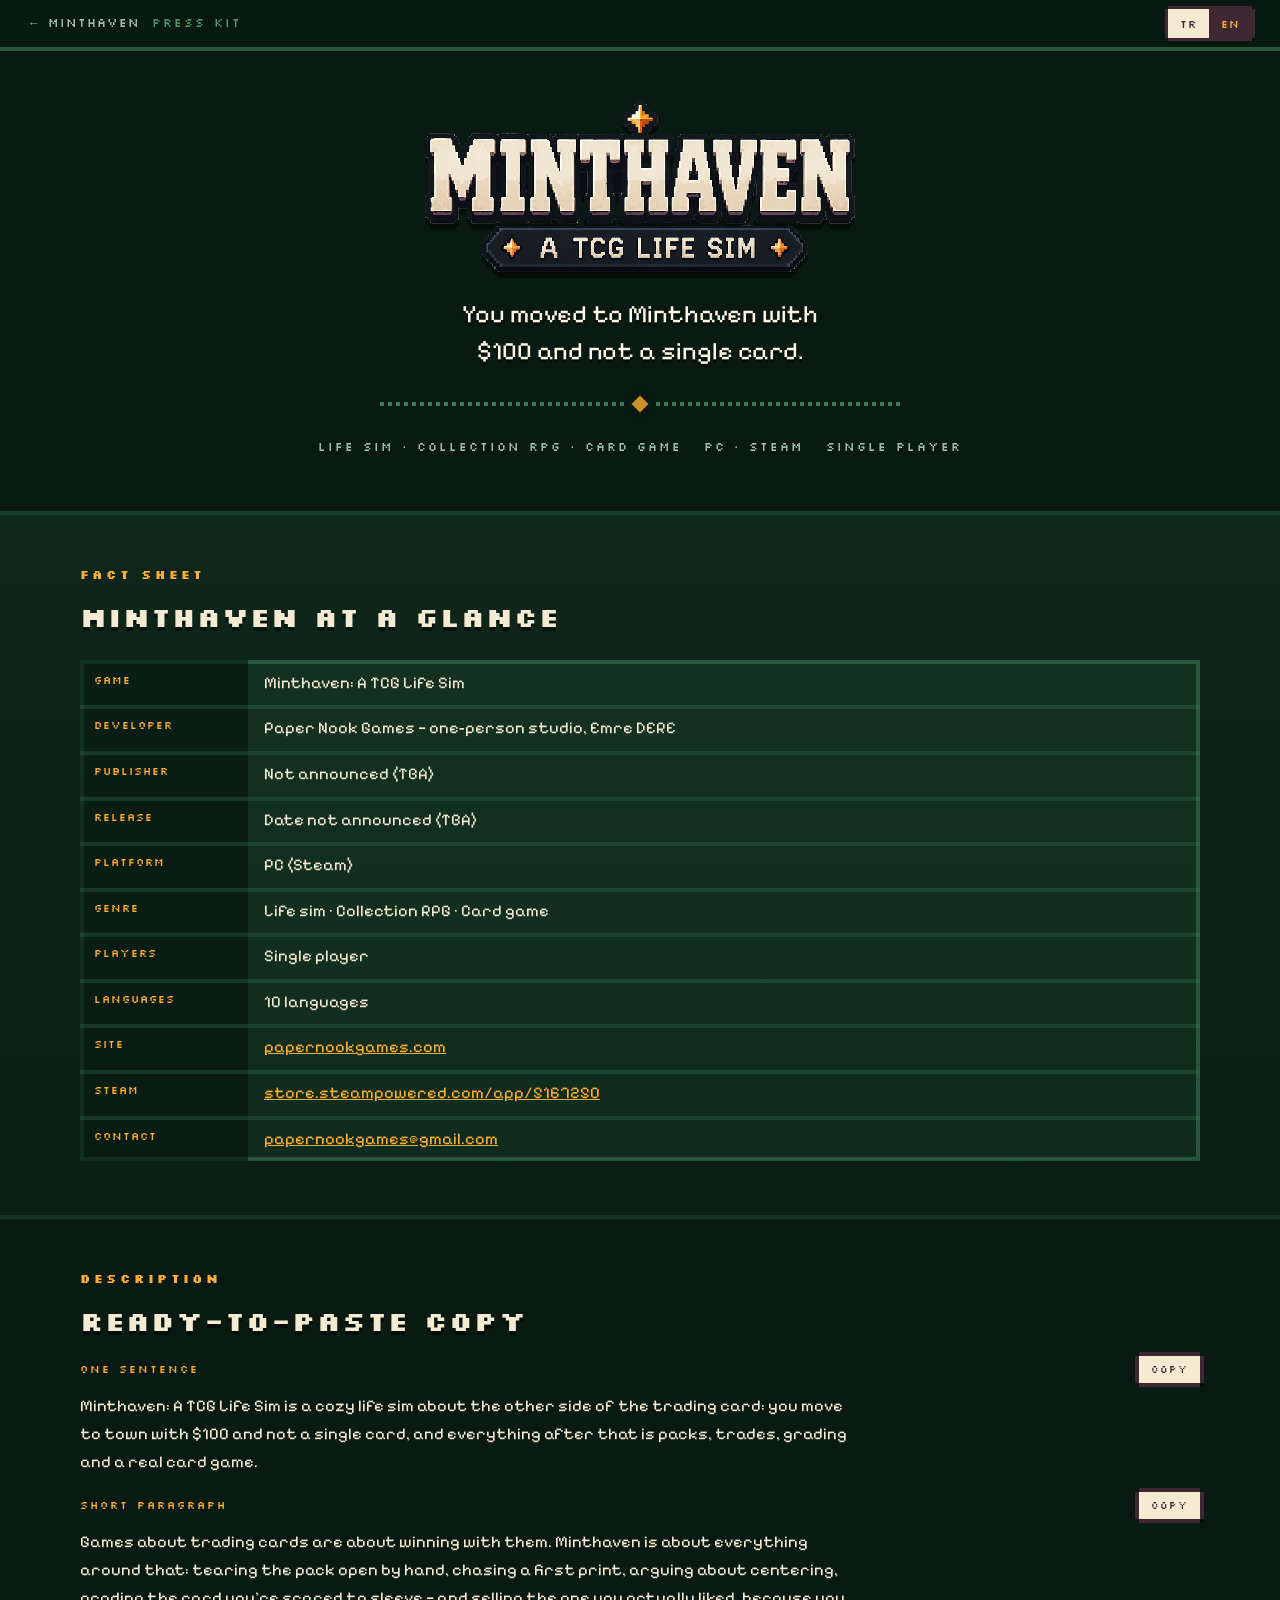
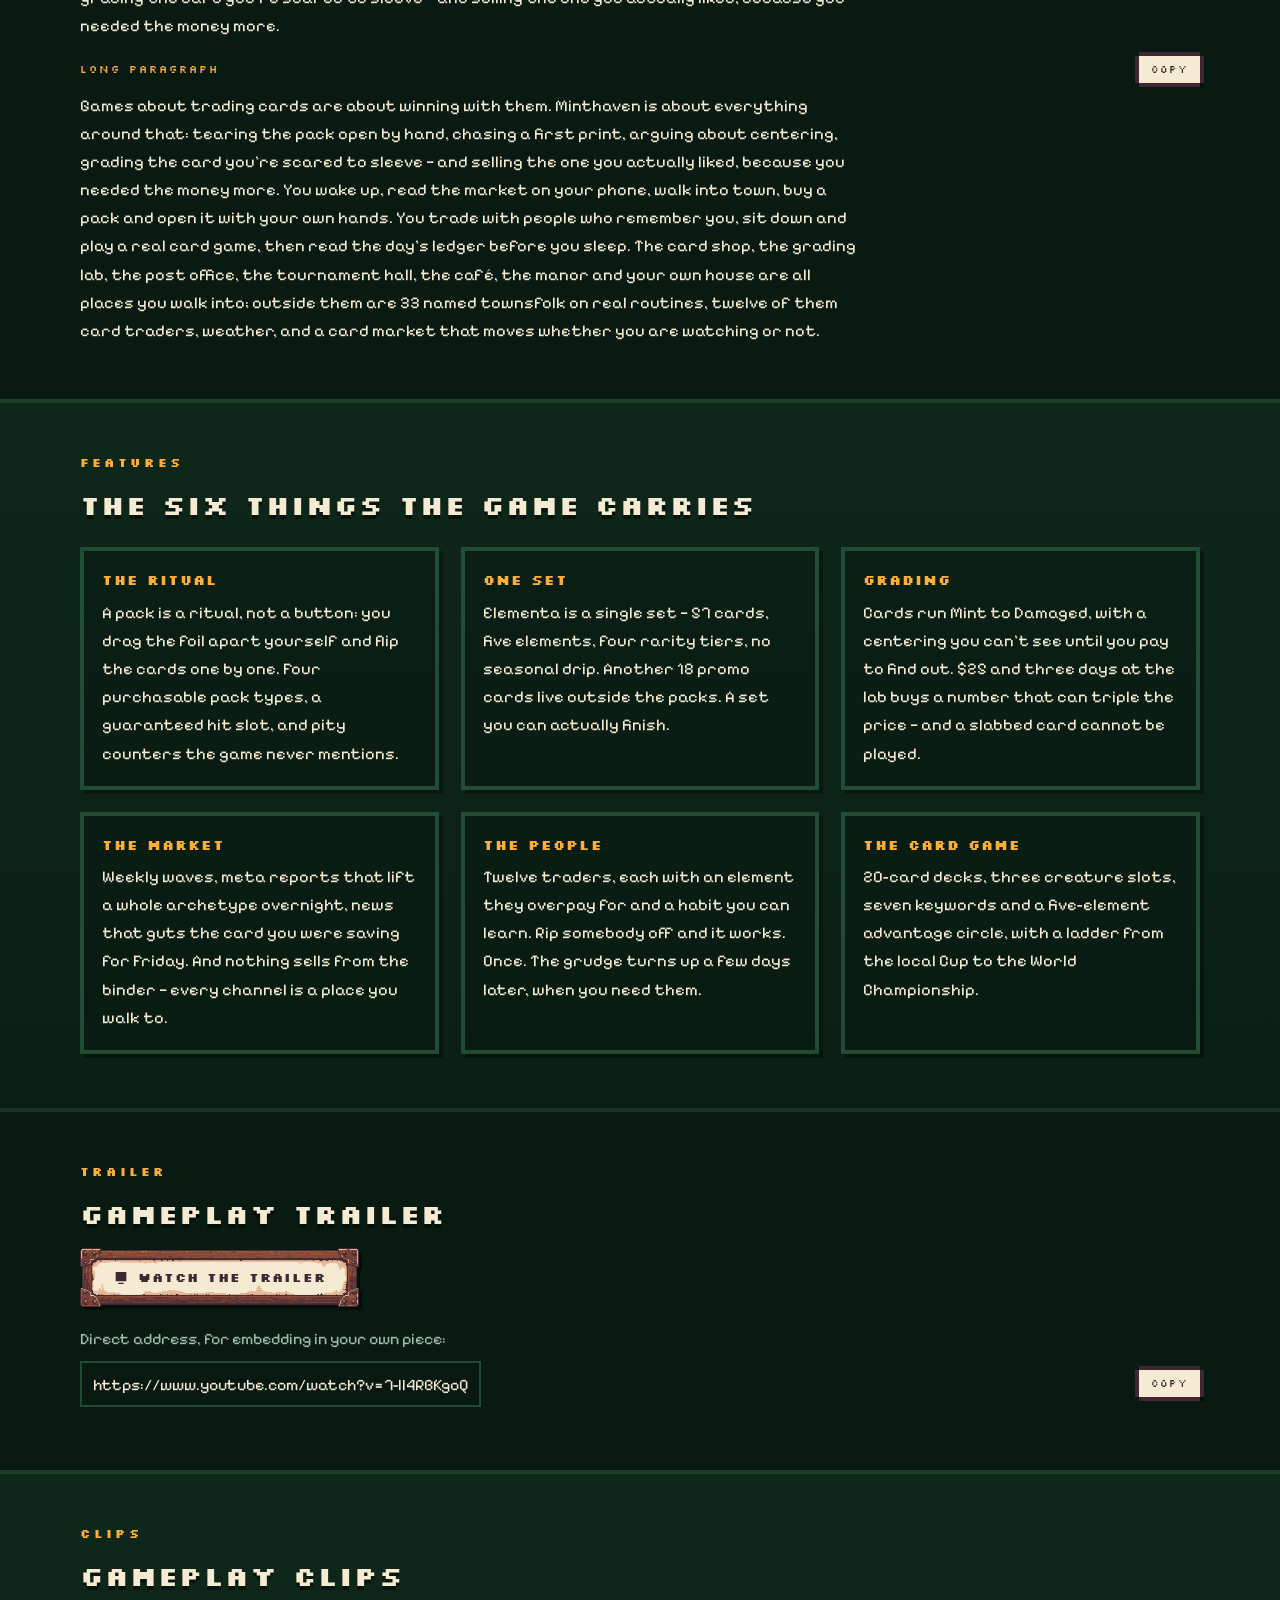
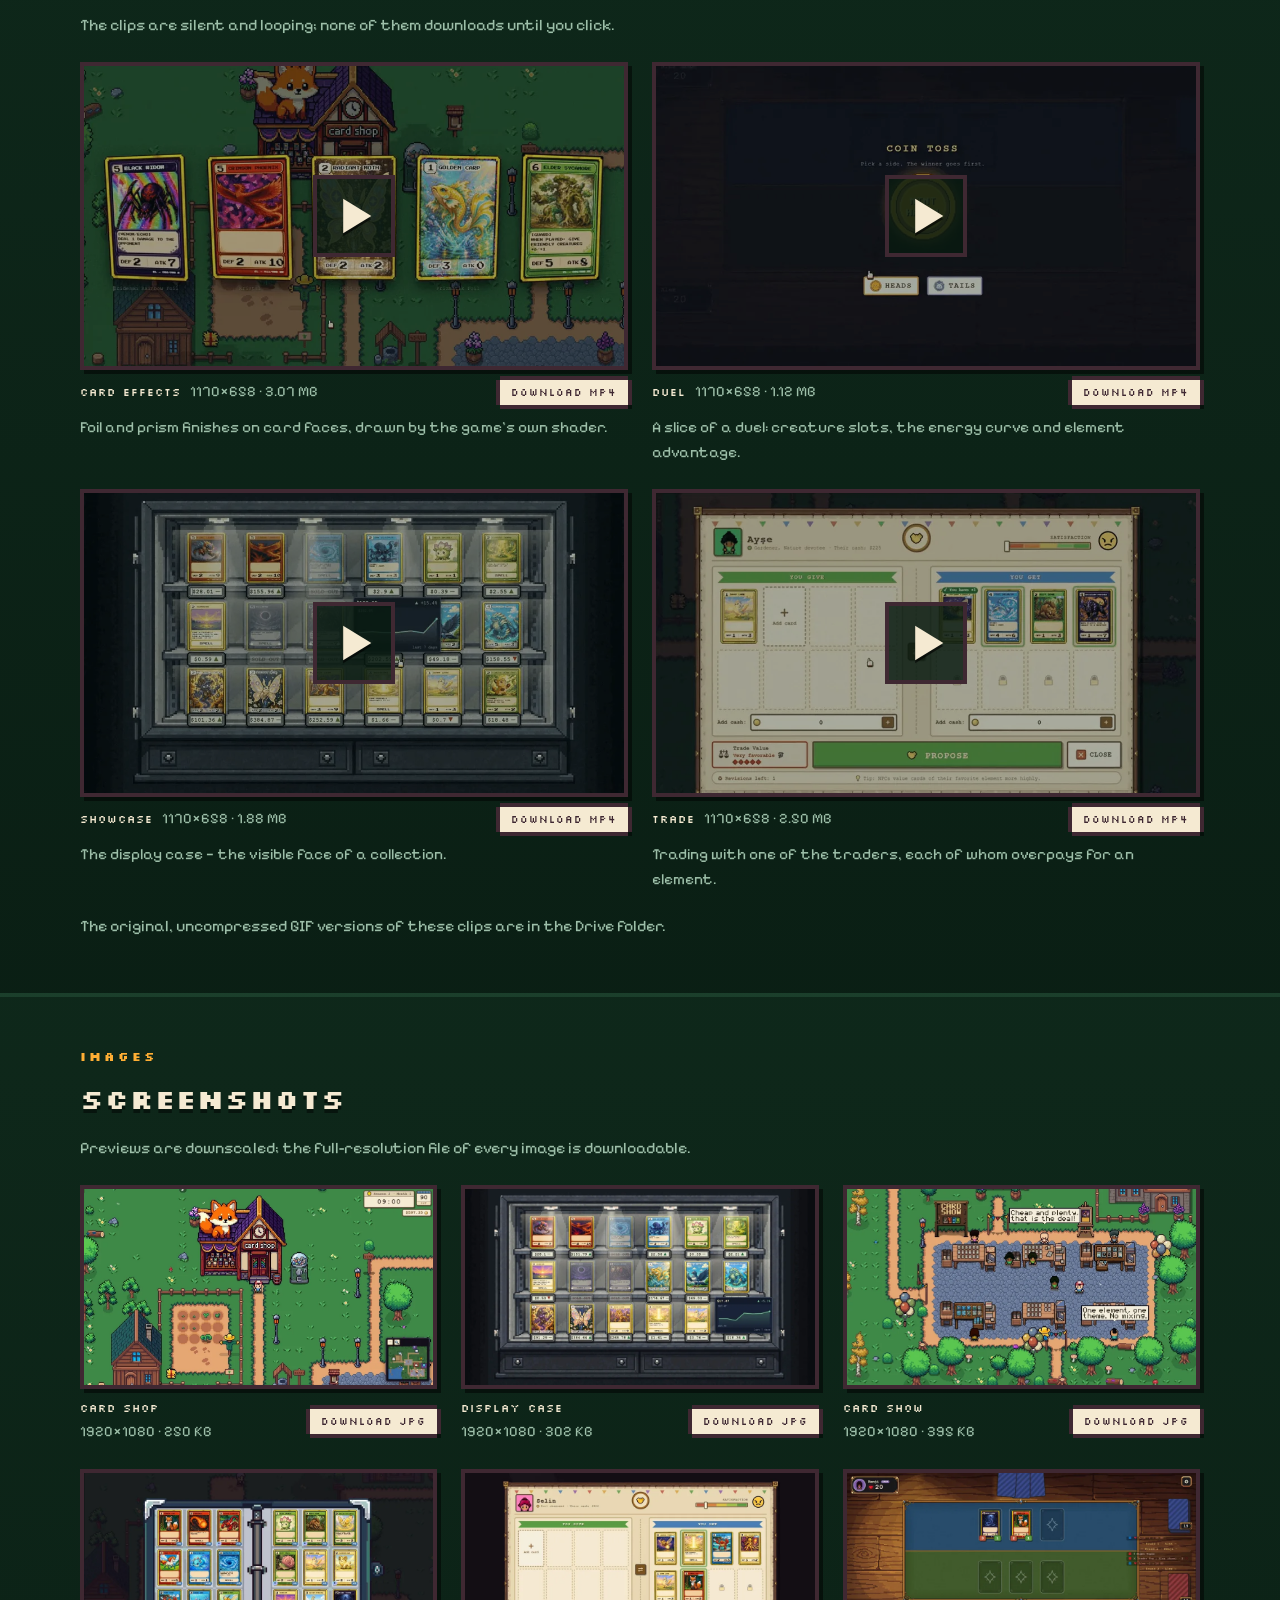
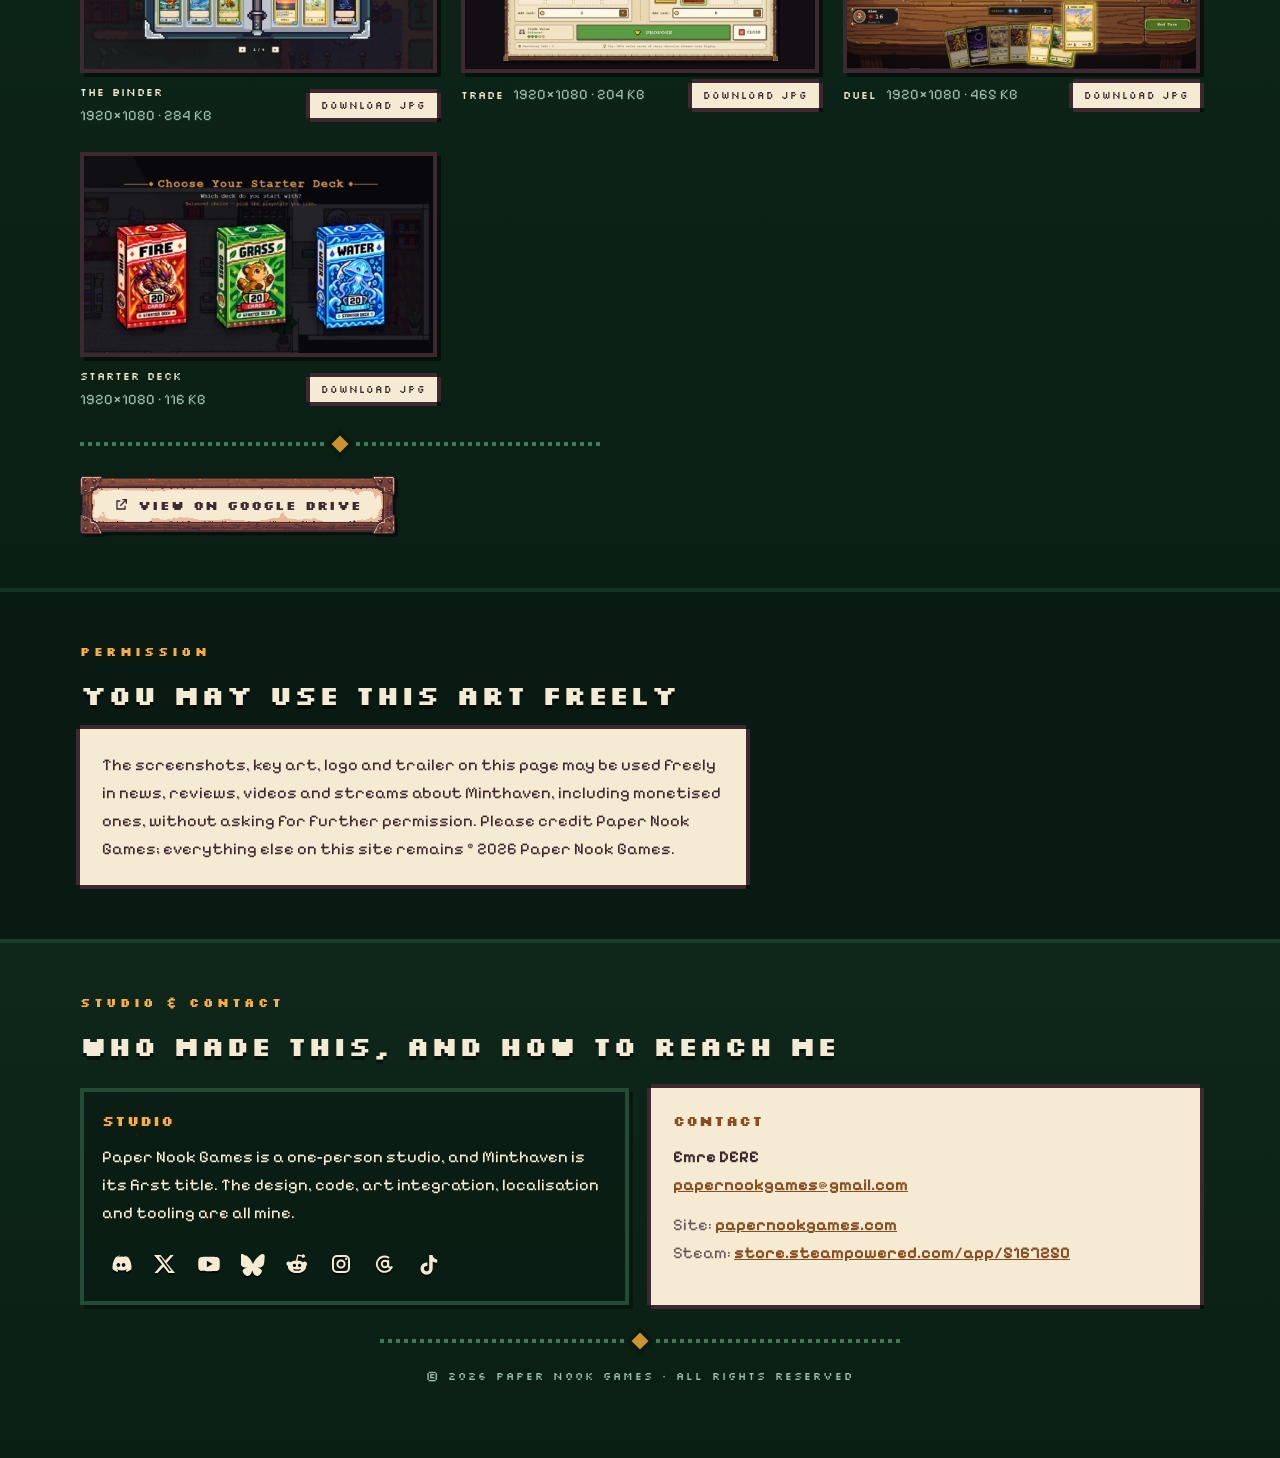
<file: press/index.html>
<!DOCTYPE html>
<html lang="tr">
<head>
<meta charset="utf-8">
<meta name="viewport" content="width=device-width,initial-scale=1,viewport-fit=cover">
<title>Minthaven — Press Kit</title>
<meta name="description" content="Minthaven: A TCG Life Sim — press kit. Fact sheet, descriptions, features, trailer and downloadable screenshots, key art, logo and icon.">

<!-- Bu sayfa ARAMA MOTORLARINA KAPALI. Sitenin tamami su an noindex; basin
     kiti tek basina acik kalmamali. Siteyi arama motorlarina acacagin gun
     asagidaki iki satiri diger sayfalarla BIRLIKTE sil. -->
<meta name="robots" content="noindex,nofollow">
<meta name="googlebot" content="noindex,nofollow">

<meta property="og:title" content="Minthaven: A TCG Life Sim — Press Kit">
<meta property="og:description" content="Fact sheet, ready-to-paste descriptions, features, trailer and downloadable art for Minthaven: A TCG Life Sim.">
<!-- MUTLAK olmali; sayfa baska bir alt yola tasinirsa ikisini de guncelle. -->
<meta property="og:url" content="https://papernookgames.com/press/">
<meta property="og:image" content="https://papernookgames.com/assets/og.png">
<meta name="twitter:card" content="summary_large_image">
<meta name="theme-color" content="#0e2618">
<link rel="icon" href="../assets/icon.png">

<style>
/* ============================================================
   Minthaven — basin kiti (press kit)

   !! BU DOSYA PUBLIC BIR DEPOYA (Paper-Nook-Games/website) GIDER.
   Yorumlar dahil her sey "kaynagi goruntule" ile okunabilir. Buraya
   pazarlik pozisyonu, kaldirilmis rakam ya da ic strateji notu YAZMA.
   O notlar private depoda docs/memory/systems/marketing-site.md'de durur.

   TOKEN'LAR ../index.html ile BIREBIR AYNI (playmat yesili, krem,
   altin, Pixelify + Silkscreen, 4px piksel kenarlik). Amac "ayri bir
   sayfa" degil, sitenin ayni elinden cikmis bir bolum gibi durmasi.
   Duzen: tam genislik bolum + ortalanmis .inner kolonu.

   METIN ELLE YAZILIR ve baska bir metinden TURETILMISTIR; kaynagi
   degisirse burasi elle guncellenmek zorundadir -- paylasilan sablon ya
   da partial YOK. Hangi metnin nereden geldigi private depodaki
   docs/memory/systems/marketing-site.md'de yaziyor.

   TURKCE + SILKSCREEN: Silkscreen'de i-noktasiz (U+0131), I-noktali
   (U+0130), g-yumusak (U+011F) ve G-yumusak (U+011E) glifleri YOK.
   Bu yuzden Silkscreen ile dizilen her etiket/baslik TR'de de ASCII
   BUYUK HARF yazilir (BASIN KITI, KUNYE, EKRAN GORUNTULERI). Govde
   metni Pixelify'dir ve orada TAM DIAKRITIKLI duzgun Turkce yazilir.
   Bu ayrimi bozma.
   ============================================================ */

@font-face{ font-family:'Pixelify'; src:url('../assets/fonts/PixelifySans-Variable.ttf') format('truetype');
  font-weight:400 700; font-display:swap; }
@font-face{ font-family:'Silkscreen'; src:url('../assets/fonts/Silkscreen-Regular.ttf') format('truetype');
  font-weight:400; font-display:swap; }
@font-face{ font-family:'Silkscreen'; src:url('../assets/fonts/Silkscreen-Bold.ttf') format('truetype');
  font-weight:700; font-display:swap; }

:root{
  /* ../index.html ile AYNI palet — game/src/gfx/pixel.js PAL'den turer */
  --mat:#0e2618; --mat-deep:#081a11; --mat-lift:#123020;
  --etch:#4a9468;
  --cream:#f5ead2;
  --ink:#3f2832;
  --gold:#feae34;
  --dim:#9dbfa9;
  --px:4px;
  --col:1120px;          /* icerik kolonu */
}

*{ box-sizing:border-box; margin:0; padding:0; }
html{ background:var(--mat-deep); scroll-behavior:smooth; }
body{
  background:var(--mat-deep); color:var(--cream);
  font-family:'Pixelify',ui-monospace,monospace;
  font-size:clamp(16px,1.2vw,18px); line-height:1.7;
  -webkit-font-smoothing:none; -webkit-text-size-adjust:100%;
}
@media (prefers-reduced-motion:reduce){ html{ scroll-behavior:auto; } }
img{ image-rendering:pixelated; display:block; max-width:100%; height:auto; }
a{ color:var(--gold); -webkit-tap-highlight-color:transparent; }
strong,b{ color:#fff8e6; font-weight:700; }

/* playmat zemini + vinil taramasi — acilis sayfasindaki dokunun aynisi */
body::before{
  content:''; position:fixed; inset:0; z-index:-2; pointer-events:none;
  background:url('../assets/bg_playmat.png') center/cover no-repeat, var(--mat);
}
body::after{
  content:''; position:fixed; inset:0; z-index:-1; pointer-events:none;
  background:repeating-linear-gradient(0deg,rgba(0,0,0,.16) 0 2px,transparent 2px 4px);
  opacity:.5; mix-blend-mode:multiply;
}

/* --- ortak piksel kenarlik (../index.html .pxbox) ------------- */
.pxbox{
  background:var(--cream); color:var(--ink); text-decoration:none;
  box-shadow:0 calc(var(--px)*-1) 0 var(--ink), 0 var(--px) 0 var(--ink),
             calc(var(--px)*-1) 0 0 var(--ink), var(--px) 0 0 var(--ink),
             var(--px) var(--px) 0 rgba(0,0,0,.5);
  transition:transform .06s steps(2), box-shadow .06s steps(2), background .1s;
}
.pxbox:hover{ background:var(--gold); transform:translate(2px,2px);
  box-shadow:0 calc(var(--px)*-1) 0 var(--ink), 0 var(--px) 0 var(--ink),
             calc(var(--px)*-1) 0 0 var(--ink), var(--px) 0 0 var(--ink); }
@media (prefers-reduced-motion:reduce){ .pxbox{ transition:none; } }

/* --- ust serit ------------------------------------------------ */
.bar{
  position:sticky; top:0; z-index:50;
  display:flex; align-items:center; gap:12px;
  padding:9px clamp(12px,3vw,28px);
  background:rgba(8,26,17,.94); backdrop-filter:blur(3px);
  box-shadow:0 var(--px) 0 rgba(74,148,104,.5);
}
.bar .home{ font-family:'Silkscreen'; font-size:12px; letter-spacing:1px;
  color:var(--dim); text-decoration:none; white-space:nowrap; }
.bar .home:hover{ color:var(--gold); }
.bar .tag{ font-family:'Silkscreen'; font-size:12px; letter-spacing:2px; color:var(--etch);
  white-space:nowrap; overflow:hidden; text-overflow:ellipsis; }
.bar .spacer{ flex:1; }
@media (max-width:560px){ .bar .tag{ display:none; } }

/* dil dugmeleri — ../index.html .lang deseninin aynisi */
.lang{ display:flex; flex:0 0 auto;
  box-shadow:0 -3px 0 var(--ink), 0 3px 0 var(--ink), -3px 0 0 var(--ink), 3px 0 0 var(--ink),
             3px 3px 0 rgba(0,0,0,.45); }
.lang button{ font-family:'Silkscreen'; font-size:11px; letter-spacing:1px; border:0; cursor:pointer;
  padding:8px 12px 7px; background:var(--cream); color:var(--ink); }
.lang button + button{ box-shadow:inset 3px 0 0 var(--ink); }
.lang button[aria-pressed="true"]{ background:var(--ink); color:var(--gold); }

/* --- bolum ---------------------------------------------------- */
/* Bolum TAM GENISLIK (ayirici cizgi ve "lift" zemini kenardan kenara gitsin),
   icerik ise ORTALANMIS dar bir kolon. 100vw ile break-out KULLANILMAZ:
   dikey kaydirma cubugu varken viewport'tan genis olur ve
   `overflow-x:clip` bunu kokte kesmiyor. */
.slide{ width:100%; padding:clamp(38px,6vh,68px) clamp(16px,6vw,80px); }
.slide + .slide{ box-shadow:inset 0 var(--px) 0 rgba(74,148,104,.22); }
.slide.lift{ background:linear-gradient(180deg,rgba(18,48,32,.62),rgba(18,48,32,.22)); }
.inner{ position:relative; max-width:var(--col); margin:0 auto; }

/* --- basliklar ----------------------------------------------- */
.kicker{ font-family:'Silkscreen'; font-weight:700; font-size:clamp(10px,1.6vw,12px);
  letter-spacing:3px; color:var(--gold); margin-bottom:14px; }
h2{ font-family:'Silkscreen'; font-weight:700; letter-spacing:1px; line-height:1.35;
  font-size:clamp(17px,2.6vw,27px); margin-bottom:16px; text-shadow:0 var(--px) 0 rgba(0,0,0,.45); }
h3{ font-family:'Silkscreen'; font-weight:700; letter-spacing:1px; font-size:clamp(12px,1.7vw,14px);
  color:var(--gold); margin-bottom:9px; }
p{ max-width:74ch; }
p + p{ margin-top:.85em; }
.dim{ color:var(--dim); }

/* ayrac — acilis sayfasindaki kesik cizgi + 45 derece altin kare */
.rule{ display:flex; align-items:center; gap:10px; opacity:.8; margin:26px 0; max-width:520px; }
.rule i{ flex:1; height:var(--px);
  background:repeating-linear-gradient(90deg,var(--etch) 0 var(--px),transparent var(--px) calc(var(--px)*2)); }
.rule b{ width:12px; height:12px; background:var(--gold); transform:rotate(45deg);
  box-shadow:0 0 0 var(--px) var(--mat-deep); flex:0 0 auto; }

/* --- kapak ---------------------------------------------------- */
.cover{ text-align:center; }
.cover .logo{ width:min(430px,88%); margin:0 auto clamp(14px,3vh,24px);
  filter:drop-shadow(0 6px 0 rgba(0,0,0,.45)); }
.cover .hook{ font-size:clamp(17px,2.2vw,25px); line-height:1.5; color:#fff8e6;
  max-width:26ch; margin:0 auto; text-shadow:0 3px 0 rgba(0,0,0,.5); }
.cover .meta{ font-family:'Silkscreen'; font-size:clamp(10px,1.5vw,12px); letter-spacing:2px;
  color:var(--dim); display:flex; gap:8px 22px; justify-content:center; flex-wrap:wrap; }
.cover .rule{ margin:clamp(18px,3vh,28px) auto; }

/* --- paneller / izgaralar ------------------------------------ */
.grid{ display:grid; gap:clamp(14px,2vw,22px); margin-top:24px; }
.g2{ grid-template-columns:repeat(auto-fit,minmax(270px,1fr)); }
.panel{
  background:rgba(8,26,17,.6); padding:clamp(14px,2vw,22px);
  box-shadow:inset 0 0 0 var(--px) rgba(74,148,104,.4), var(--px) var(--px) 0 rgba(0,0,0,.35);
}
.panel p{ font-size:16.5px; line-height:1.7; }
/* krem panel — SADECE vurgu icin. strong/b varsayilan olarak neredeyse
   BEYAZ (#fff8e6); krem zeminde kayboluyor, koyu murekkebe cekilmek ZORUNDA. */
.panel.cream{ background:var(--cream); color:var(--ink);
  box-shadow:0 calc(var(--px)*-1) 0 var(--ink),0 var(--px) 0 var(--ink),
             calc(var(--px)*-1) 0 0 var(--ink),var(--px) 0 0 var(--ink),var(--px) var(--px) 0 rgba(0,0,0,.5); }
.panel.cream h3{ color:#8a4d1f; }
.panel.cream .dim{ color:#6b5560; }
.panel.cream b,.panel.cream strong{ color:var(--ink); }
.panel.cream a{ color:#8a4d1f; }
/* Uzun adresler (Steam magaza yolu) dar ekranda kutudan TASIYOR; olculdu:
   360px'te 9px yatay kaydirma. Kelime ortasindan kirilmalarina izin ver. */
.panel a{ overflow-wrap:anywhere; }

/* --- kunye tablosu ------------------------------------------- */
.facts{ display:grid; grid-template-columns:minmax(120px,168px) 1fr; gap:0;
  margin-top:24px; box-shadow:inset 0 0 0 var(--px) rgba(74,148,104,.4); }
.facts dt{ font-family:'Silkscreen'; font-size:11px; letter-spacing:1px; color:var(--gold);
  padding:11px 14px 9px; background:rgba(8,26,17,.6); }
.facts dd{ padding:11px 16px 9px; font-size:16.5px; line-height:1.55;
  background:rgba(74,148,104,.1); overflow-wrap:anywhere; }
.facts dt,.facts dd{ box-shadow:inset 0 var(--px) 0 rgba(74,148,104,.22); }
.facts dt:first-of-type,.facts dt:first-of-type + dd{ box-shadow:none; }
@media (max-width:560px){
  .facts{ grid-template-columns:1fr; }
  .facts dt{ padding-bottom:2px; box-shadow:inset 0 var(--px) 0 rgba(74,148,104,.22); }
  .facts dd{ padding-top:4px; background:rgba(8,26,17,.6); box-shadow:none; }
}

/* --- kopyalanabilir metin bloklari --------------------------- */
.copyblock + .copyblock{ margin-top:16px; }
.cbhead{ display:flex; align-items:center; gap:12px; flex-wrap:wrap; margin-bottom:9px; }
.cblabel{ font-family:'Silkscreen'; font-size:11px; letter-spacing:2px; color:var(--gold); }
.cbtn{
  font-family:'Silkscreen'; font-size:10px; letter-spacing:1px; line-height:1;
  border:0; cursor:pointer; padding:9px 12px 8px; margin-left:auto; flex:0 0 auto;
}
.copyblock p{ font-size:16.5px; line-height:1.7; max-width:78ch; }
/* Duz, kopyalanabilir adres satiri (fragman URL'i) */
.url{ font-size:16px; color:var(--cream); overflow-wrap:anywhere; max-width:none;
  background:rgba(8,26,17,.6); padding:10px 13px 9px;
  box-shadow:inset 0 0 0 2px rgba(74,148,104,.4); }

/* --- ozellikler ---------------------------------------------- */
.feat h3{ margin-bottom:6px; }
.feat p{ font-size:16.5px; line-height:1.7; color:var(--cream); }

/* --- serit buton (fragman / tumunu indir) -------------------- */
/* ../index.html'in ahsap tabelasi 9-slice olarak buraya da gelir. */
.ribbon{
  display:inline-flex; align-items:center; justify-content:center; gap:9px;
  min-height:52px; padding:4px 18px;
  color:var(--ink); text-decoration:none; text-align:center;
  font-family:'Silkscreen'; font-weight:700; letter-spacing:1px;
  font-size:clamp(10px,2.4vw,13px);
  border-style:solid; border-width:14px 15px;
  border-image:url('../assets/sign.png') 15 16 fill stretch;
  filter:drop-shadow(3px 3px 0 rgba(0,0,0,.45));
  transition:transform .06s steps(2), filter .06s steps(2);
  cursor:pointer;
}
.ribbon:hover{ border-image-source:url('../assets/sign_hover.png');
  transform:translate(2px,2px); filter:none; }
.ribbon svg{ width:16px; height:16px; fill:currentColor; flex:0 0 auto; }
/* `display:inline-flex` tarayicinin [hidden] kuralini ezer; geri getirilmeli. */
.ribbon[hidden]{ display:none; }
@media (prefers-reduced-motion:reduce){ .ribbon{ transition:none; } }

/* --- gorsel izgarasi ----------------------------------------- */
.shots{ display:grid; gap:clamp(14px,2.2vw,24px); margin-top:24px;
  grid-template-columns:repeat(auto-fit,minmax(280px,1fr)); }
.shot{ display:flex; flex-direction:column; gap:10px; }
.shotframe{ display:block; background:var(--mat-deep);
  border:var(--px) solid var(--ink); box-shadow:var(--px) var(--px) 0 rgba(0,0,0,.5); }
/* Kucultulerek gosterilen ekran goruntusunde `pixelated` piksel atlatiyor;
   onizlemeler zaten 960 px'e pisirildi, tarayici duzgun kucultsun. */
.shotframe img{ width:100%; image-rendering:auto; }
/* Ikon 184 px'lik bir asset; izgara hucresi kadar (~350 px) GERILIRSE
   yumusayip yalan soyler. Kendi olcusunde dursun. */
.shot.tight .shotframe{ max-width:184px; }
/* Etiket bloku SOLDA, indirme dugmesi HEP SAGDA. Duz flex + `margin-left:auto`
   denendi: uzun adlarda (PAKET ACMA / DOWNLOAD PNG) dugme alt satira dusuyor ve
   izgara satir satir kayiyordu. Iki kolonlu grid'de ad/olcu kendi icinde sarar,
   dugmenin yeri degismez. */
.shotcap{ display:grid; grid-template-columns:1fr auto; align-items:center; gap:4px 12px; }
.shotlabel{ display:flex; flex-wrap:wrap; align-items:baseline; gap:2px 9px; }
.shotname{ font-family:'Silkscreen'; font-size:11px; letter-spacing:1px; color:var(--cream); }
.shotmeta{ font-size:14.5px; color:var(--dim); }
.dl{ font-family:'Silkscreen'; font-size:10px; letter-spacing:1px; line-height:1;
  padding:8px 11px 7px; flex:0 0 auto; }

/* --- gorsel grubu alt basligi -------------------------------- */
/* Ekran goruntusu / tanitim gorseli / marka ayrimi GORSEL olmali:
   tanitim gorsellerinin uzerinde baslik yazisi var, gazeteci onlari
   ekran goruntusu sanmamali. */
.subhead{ font-family:'Silkscreen'; font-weight:700; font-size:clamp(11px,1.6vw,13px);
  letter-spacing:2px; color:var(--cream); margin:34px 0 0; padding-bottom:9px;
  box-shadow:inset 0 calc(var(--px)*-1) 0 rgba(74,148,104,.4); }
.subnote{ font-size:15.5px; color:var(--dim); margin-top:12px; }

/* --- klipler -------------------------------------------------- */
.clips{ display:grid; gap:clamp(14px,2.2vw,24px); margin-top:24px;
  grid-template-columns:repeat(auto-fit,minmax(300px,1fr)); }
/* Klip sayisi TAM DORT: genis ekranda 2x2 durur. auto-fit ucuncu kolonu acinca
   dorduncu klip alt satirda tek basina kaliyordu; ayrica iki kolonda video
   buyuyor, 1170x658 kaynak icin daha dogru. */
@media (min-width:900px){ .clips{ grid-template-columns:repeat(2,1fr); } }
.clip{ display:flex; flex-direction:column; gap:10px; }
.clipframe{ position:relative; width:100%; aspect-ratio:16/9; cursor:pointer;
  background:var(--mat-deep); border:var(--px) solid var(--ink);
  box-shadow:var(--px) var(--px) 0 rgba(0,0,0,.5); }
.clipframe video{ position:absolute; inset:0; width:100%; height:100%;
  object-fit:cover; display:block; image-rendering:auto; background:#000; }
/* Kapak dugmesi oynarken de ODAKLANABILIR kalir (gizlenmez, saydamlasir):
   klavyeyle duraklatabilmek gerekiyor. */
.clipplay{ position:absolute; inset:0; display:grid; place-items:center; padding:0;
  border:0; cursor:pointer; background:rgba(8,26,17,.34);
  transition:opacity .12s steps(2); }
/* Ikonun ARKASINA kendi zemini konur. Tile'in tamamindaki %34'luk perde yetmiyor:
   "kart efektleri" klibinin posteri parlak yesil ve krem ucgen orada okunmuyordu
   (diger uc posterin koyu olmasi kusuru gizliyordu). Kutu sayfanin 4px piksel
   dilinde; ::before ile svg AYNI izgara hucresine konur ki ust uste binsinler. */
.clipplay::before{ content:''; width:74px; height:74px;
  background:rgba(8,26,17,.82); box-shadow:0 0 0 var(--px) var(--ink); }
.clipplay::before, .clipplay svg{ grid-area:1/1; place-self:center; }
.clipplay svg{ width:52px; height:52px; fill:var(--cream);
  filter:drop-shadow(0 3px 0 rgba(0,0,0,.6)); }
.clipframe:hover .clipplay svg{ fill:var(--gold); }
.clipplay .ico-pause{ display:none; }
.clipframe.playing .clipplay{ opacity:0; background:transparent; }
.clipframe.playing:hover .clipplay,
.clipframe.playing .clipplay:focus-visible{ opacity:1; }
.clipframe.playing .ico-play{ display:none; }
.clipframe.playing .ico-pause{ display:block; }
@media (prefers-reduced-motion:reduce){ .clipplay{ transition:none; } }
.clipdesc{ font-size:15.5px; line-height:1.6; color:var(--dim); }

/* --- sosyal ikonlar (../index.html ile ayni) ----------------- */
.social-row{ display:flex; gap:6px; align-items:center; flex-wrap:wrap; margin-top:18px; }
.social{ display:inline-grid; place-items:center; width:38px; height:38px;
  transition:transform .06s steps(2); }
.social svg{ width:24px; height:24px; fill:var(--cream);
  filter:drop-shadow(0 2px 0 rgba(0,0,0,.6)); }
.social:hover{ transform:translateY(-3px); }
.social:hover svg{ fill:var(--gold); }
.social svg.line{ fill:none; stroke:var(--cream); stroke-width:1.9;
  stroke-linecap:round; stroke-linejoin:round; }
.social:hover svg.line{ fill:none; stroke:var(--gold); }
@media (prefers-reduced-motion:reduce){ .social{ transition:none; } }

/* --- altbilgi ------------------------------------------------- */
.foot{ text-align:center; padding-bottom:clamp(40px,8vh,80px); }
.foot .studio{ font-family:'Silkscreen'; font-size:11px; letter-spacing:2px; color:var(--dim);
  text-decoration:none; }
.foot .studio:hover{ color:var(--gold); }

/* --- fragman penceresi (lightbox) ---------------------------- */
/* ../index.html'deki pencerenin aynisi. Pencere .slide agacinin DISINDA,
   dogrudan <body> altinda durur; icine konsaydi bolum zemini ve konum
   baglami `fixed`i ezerdi. */
.tmodal{
  position:fixed; inset:0; z-index:70;
  display:flex; align-items:center; justify-content:center;
  padding:clamp(12px,4vw,28px);
  background:rgba(8,26,17,.94);
  animation:tfade .16s steps(3) both;
}
/* `display:flex` tarayicinin [hidden] kuralini ezer; geri getirmek sart. */
.tmodal[hidden]{ display:none; }
@keyframes tfade{ from{ opacity:0 } to{ opacity:1 } }
@media (prefers-reduced-motion:reduce){ .tmodal{ animation:none; } }
.tmodal::before{
  content:''; position:absolute; inset:0; pointer-events:none;
  background:repeating-linear-gradient(0deg,rgba(0,0,0,.16) 0 2px,transparent 2px 4px);
  opacity:.5;
}
/* Genislik 16:9'un yani sira EKRAN YUKSEKLIGIYLE de sinirlanir (140px =
   dis bosluk + baslik seridi + cerceve payi). */
.tdialog{
  position:relative; display:flex; flex-direction:column; gap:8px;
  width:min(1000px, 100%, calc((100dvh - 140px) * 16 / 9));
}
.tbar{ display:flex; align-items:center; justify-content:space-between; gap:12px; }
.ttitle{ font-family:'Silkscreen'; font-weight:700; letter-spacing:2px;
  font-size:clamp(10px,3vw,13px); color:var(--cream); text-shadow:0 2px 0 #000; }
.tclose{ font-family:'Silkscreen'; font-size:13px; line-height:1;
  border:0; padding:9px 12px 8px; cursor:pointer; flex:0 0 auto; }
.tframe{
  position:relative; width:100%; aspect-ratio:16/9; background:#000;
  box-shadow:0 calc(var(--px)*-1) 0 var(--cream), 0 var(--px) 0 var(--cream),
             calc(var(--px)*-1) 0 0 var(--cream), var(--px) 0 0 var(--cream),
             0 0 0 calc(var(--px)*2) var(--ink),
             0 10px 30px rgba(0,0,0,.6);
}
.tframe iframe{ position:absolute; inset:0; width:100%; height:100%; border:0; display:block; }
/* Gorsel penceresi ayni kutuyu kullanir; kare 16:9 cerceveye SIGDIRILIR, kirpilmaz. */
.tframe img{ position:absolute; inset:0; width:100%; height:100%; object-fit:contain; display:block; }
html.tlock, body.tlock{ overflow:hidden; }
</style>
</head>
<body>

<header class="bar">
  <a class="home" href="../">&larr; MINTHAVEN</a>
  <span class="tag" data-i18n="tag">BASIN KITI</span>
  <span class="spacer"></span>
  <div class="lang">
    <button type="button" data-lang="tr" aria-pressed="true">TR</button>
    <button type="button" data-lang="en" aria-pressed="false">EN</button>
  </div>
</header>


<!-- 01 - KAPAK ------------------------------------------------- -->
<!-- Baslikta basin kitinin KENDI seffaf logosunun onizlemesi kullanilir
     (media/thumbs/minthaven-logo.webp, 38 KB) -- tam boyutlu PNG ile birebir
     ayni gorsel, ama sayfa acilisinda 415 KB daha az iniyor. -->
<section class="slide cover">
  <div class="inner">
    <img class="logo" src="media/thumbs/minthaven-logo.webp" alt="Minthaven — A TCG Life Sim" width="960" height="381">
    <p class="hook" data-i18n="hook">Minthaven'a yüz dolarla ve tek bir kartın olmadan taşındın.</p>
    <div class="rule"><i></i><b></b><i></i></div>
    <div class="meta">
      <span data-i18n="metaGenre">YASAM SIMULASYONU &middot; KOLEKSIYON RPG &middot; KART OYUNU</span>
      <span>PC &middot; STEAM</span>
      <span data-i18n="metaModel">TEK OYUNCULU</span>
    </div>
  </div>
</section>


<!-- 02 - KUNYE ------------------------------------------------- -->
<section class="slide lift">
  <div class="inner">
    <p class="kicker" data-i18n="kFacts">KUNYE</p>
    <h2 data-i18n="hFacts">TEK BAKISTA MINTHAVEN</h2>
    <dl class="facts">
      <dt data-i18n="fGame">OYUN</dt>          <dd>Minthaven: A TCG Life Sim</dd>
      <dt data-i18n="fDev">GELISTIRICI</dt>    <dd data-i18n="vDev">Paper Nook Games — tek kişilik stüdyo, Emre DERE</dd>
      <dt data-i18n="fPub">YAYINCI</dt>        <dd data-i18n="vPub">Açıklanmadı (TBA)</dd>
      <dt data-i18n="fRel">CIKIS</dt>          <dd data-i18n="vRel">Tarih açıklanmadı (TBA)</dd>
      <dt data-i18n="fPlat">PLATFORM</dt>      <dd>PC (Steam)</dd>
      <dt data-i18n="fGenre">TUR</dt>          <dd data-i18n="vGenre">Yaşam simülasyonu · Koleksiyon RPG'si · Kart oyunu</dd>
      <dt data-i18n="fPlayers">OYUNCU</dt>     <dd data-i18n="vPlayers">Tek oyuncu</dd>
      <dt data-i18n="fLangs">DILLER</dt>       <dd data-i18n="vLangs">10 dil</dd>
      <dt data-i18n="fSite">SITE</dt>          <dd><a href="https://papernookgames.com/" target="_blank" rel="noopener">papernookgames.com</a></dd>
      <dt>STEAM</dt>                           <dd><a href="https://store.steampowered.com/app/5167250/MINTHAVEN_A_TCG_Life_Sim/" target="_blank" rel="noopener">store.steampowered.com/app/5167250</a></dd>
      <dt data-i18n="fMail">ILETISIM</dt>      <dd><a href="mailto:papernookgames@gmail.com">papernookgames@gmail.com</a></dd>
    </dl>
  </div>
</section>


<!-- 03 - ACIKLAMA ---------------------------------------------- -->
<!-- Basinin kopyala-yapistir yapacagi uc uzunluk. Paragraflar BILEREK duz metindir (inline <b>/<em> yok): setLang()
     bunlari textContent ile yaziyor ve kopyalanan sey de duz metin olmali. -->
<section class="slide">
  <div class="inner">
    <p class="kicker" data-i18n="kDesc">ACIKLAMA</p>
    <h2 data-i18n="hDesc">HAZIR METINLER</h2>

    <div class="copyblock">
      <div class="cbhead">
        <span class="cblabel" data-i18n="lOne">TEK CUMLE</span>
        <button class="cbtn pxbox" type="button" data-copy="desc1" data-i18n="copy">KOPYALA</button>
      </div>
      <p id="desc1" data-i18n="desc1">Minthaven: A TCG Life Sim, kartın öbür yüzünü anlatan sıcak bir yaşam simülasyonu: kasabaya yüz dolarla ve tek bir kartın olmadan taşınıyorsun, sonrası paketler, takaslar, derecelendirme ve gerçek bir kart oyunu.</p>
    </div>

    <div class="copyblock">
      <div class="cbhead">
        <span class="cblabel" data-i18n="lShort">KISA PARAGRAF</span>
        <button class="cbtn pxbox" type="button" data-copy="desc2" data-i18n="copy">KOPYALA</button>
      </div>
      <p id="desc2" data-i18n="desc2">Koleksiyon kartı oyunları o kartlarla kazanmayı anlatır. Minthaven ise etrafındaki her şeyi: paketi kendi elinle yırtmayı, bir ilk baskının peşine düşmeyi, kartın ortalanmasını tartışmayı, koruyucu poşete koymaya bile çekindiğin kartı derecelendirmeye yollamayı — ve gerçekten sevdiğin kartı satmayı, çünkü paraya daha çok ihtiyacın vardı.</p>
    </div>

    <div class="copyblock">
      <div class="cbhead">
        <span class="cblabel" data-i18n="lLong">UZUN PARAGRAF</span>
        <button class="cbtn pxbox" type="button" data-copy="desc3" data-i18n="copy">KOPYALA</button>
      </div>
      <p id="desc3" data-i18n="desc3">Koleksiyon kartı oyunları o kartlarla kazanmayı anlatır. Minthaven ise etrafındaki her şeyi: paketi kendi elinle yırtmayı, bir ilk baskının peşine düşmeyi, kartın ortalanmasını tartışmayı, koruyucu poşete koymaya bile çekindiğin kartı derecelendirmeye yollamayı — ve gerçekten sevdiğin kartı satmayı, çünkü paraya daha çok ihtiyacın vardı. Uyanıyor, telefonundan piyasayı okuyor, kasabaya iniyor, bir paket alıp kendi ellerinle açıyorsun. Seni hatırlayan insanlarla takas yapıyor, masaya oturup gerçek bir kart oyunu oynuyor, sonra uyumadan önce günün hesabını okuyorsun. Kart dükkânı, derecelendirme laboratuvarı, postane, turnuva salonu, kafe, konak ve kendi evin girilebilir; dışarıda gerçek rutinleri olan 33 isimli kasabalı, aralarında 12 kart takasçısı, hava durumu ve sen bakmasan da hareket eden bir kart piyasası var.</p>
    </div>
  </div>
</section>


<!-- 04 - OZELLIKLER -------------------------------------------- -->
<!-- Basliklar Silkscreen oldugu icin KISA ve ASCII tutuldu; anlatim
     Pixelify govdesinde, tam diakritikli. -->
<section class="slide lift">
  <div class="inner">
    <p class="kicker" data-i18n="kFeat">OZELLIKLER</p>
    <h2 data-i18n="hFeat">OYUNUN TASIDIGI ALTI SEY</h2>
    <div class="grid g2">
      <div class="panel feat">
        <h3 data-i18n="f1t">RITUEL</h3>
        <p data-i18n="f1">Paket bir düğme değil, bir ritüel: folyoyu kendi elinle ayırıyor, kartları tek tek çeviriyorsun. Dört satın alınabilir paket türü, garantili bir isabet yuvası ve oyunun asla bahsetmediği acıma sayaçları.</p>
      </div>
      <div class="panel feat">
        <h3 data-i18n="f2t">TEK SERI</h3>
        <p data-i18n="f2">Elementa tek bir seri: 57 kart, beş element, dört nadirlik kademesi, sezonluk damlama yok. Paketlerin dışında ayrıca 18 promo kart var. Gerçekten bitirebileceğin bir seri.</p>
      </div>
      <div class="panel feat">
        <h3 data-i18n="f3t">DERECELENDIRME</h3>
        <p data-i18n="f3">Kartlar Mint'ten Damaged'a kadar değişir; ortalanmayı ise parasını ödeyene kadar göremezsin. Laboratuvarda 25 dolar ve üç gün, fiyatı üçe katlayabilecek bir puan satın alır — ve kapsüllenmiş kart oynanamaz.</p>
      </div>
      <div class="panel feat">
        <h3 data-i18n="f4t">PIYASA</h3>
        <p data-i18n="f4">Haftalık dalgalar, bütün bir arketipi bir gecede yukarı çeken meta raporları, cuma için sakladığın kartı yerle bir eden haberler. Ve klasörden hiçbir şey satılmaz — her kanal yürüyerek gittiğin bir yerdir.</p>
      </div>
      <div class="panel feat">
        <h3 data-i18n="f5t">INSANLAR</h3>
        <p data-i18n="f5">On iki takasçı; her birinin fazla ödediği bir element ve öğrenebileceğin bir alışkanlığı var. Birini kazıklarsan işe yarar. Bir kez. Kin birkaç gün sonra, tam onlara ihtiyacın olduğunda ortaya çıkar.</p>
      </div>
      <div class="panel feat">
        <h3 data-i18n="f6t">KART OYUNU</h3>
        <p data-i18n="f6">20 kartlık desteler, üç yaratık yuvası, yedi anahtar kelime ve beş elementli bir üstünlük çemberi. Yerel Kupa'dan Dünya Şampiyonası'na uzanan bir merdiven var.</p>
      </div>
    </div>
  </div>
</section>


<!-- 05 - FRAGMAN ----------------------------------------------- -->
<section class="slide">
  <div class="inner">
    <p class="kicker" data-i18n="kTrailer">FRAGMAN</p>
    <h2 data-i18n="hTrailer">OYNANIS FRAGMANI</h2>
    <!-- href GERCEK YouTube adresi olarak kalir: JS calismazsa, orta tikta ya da
         "yeni sekmede ac"ta serit duz link gibi davranir. Tiklamayi asagidaki
         script yakalayip yerinde pencere acar. -->
    <a class="ribbon" id="trailerLink" href="https://youtu.be/7-ll4RBKgoQ" target="_blank" rel="noopener">
      <svg viewBox="0 0 24 24"><path d="M4 3h16v14H4Zm4 18h8v-2H8Z"/></svg>
      <span data-i18n="watch">FRAGMANI IZLE</span>
    </a>
    <p class="dim" style="margin-top:18px" data-i18n="embedNote">Kendi yazına gömmek için doğrudan adres:</p>
    <div class="cbhead" style="margin-top:9px">
      <p class="url" id="ytUrl">https://www.youtube.com/watch?v=7-ll4RBKgoQ</p>
      <button class="cbtn pxbox" type="button" data-copy="ytUrl" data-i18n="copy">KOPYALA</button>
    </div>
  </div>
</section>


<!-- 06 - KLIPLER ----------------------------------------------- -->
<!-- KLIPLER SAYFA ACILISINDA TEK BYTE INDIRMEZ. Dort klip otomatik oynasaydi
     her ziyaretciye ~8.5 MB inerdi -- daha hicbir seye tiklamadan. Bu yuzden
     <video> `src` TASIMAZ: yol `data-src`te durur ve ANCAK ilk tiklamada
     atanir. `preload="none"` tek basina yeterli degil (tarayici yine de
     metadata icin uzanabiliyor); tasiyicinin bos olmasi kesin cozum.
     Fragman penceresindeki disiplinin aynisi. -->
<section class="slide lift">
  <div class="inner">
    <p class="kicker" data-i18n="kClips">KLIPLER</p>
    <h2 data-i18n="hClips">OYNANIS KLIPLERI</h2>
    <p class="dim" data-i18n="clipNote">Klipler sessiz ve döngüseldir; hiçbiri sen tıklamadan indirilmez.</p>

    <div class="clips">
      <figure class="clip">
        <div class="clipframe">
          <video poster="media/thumbs/minthaven-card-effect.webp" data-src="media/clips/minthaven-card-effect.mp4"
                 loop muted playsinline preload="none" width="960" height="540"></video>
          <button class="clipplay" type="button" data-i18n-label="play" aria-label="OYNAT">
            <svg class="ico-play" viewBox="0 0 24 24"><path d="M7 4l13 8-13 8Z"/></svg>
            <svg class="ico-pause" viewBox="0 0 24 24"><path d="M6 4h4v16H6Zm8 0h4v16h-4Z"/></svg>
          </button>
        </div>
        <figcaption class="shotcap">
          <span class="shotlabel"><span class="shotname" data-i18n="c1">KART EFEKTLERI</span>
          <span class="shotmeta">1170&times;658 &middot; 3.07 MB</span></span>
          <a class="dl pxbox" href="media/clips/minthaven-card-effect.mp4" download><span data-i18n="dlmp4">MP4 INDIR</span></a>
        </figcaption>
        <p class="clipdesc" data-i18n="c1d">Kart yüzeylerindeki foil ve prizma efektleri; oyunun kendi shader'ıyla çiziliyor.</p>
      </figure>

      <figure class="clip">
        <div class="clipframe">
          <video poster="media/thumbs/minthaven-duel.webp" data-src="media/clips/minthaven-duel.mp4"
                 loop muted playsinline preload="none" width="960" height="540"></video>
          <button class="clipplay" type="button" data-i18n-label="play" aria-label="OYNAT">
            <svg class="ico-play" viewBox="0 0 24 24"><path d="M7 4l13 8-13 8Z"/></svg>
            <svg class="ico-pause" viewBox="0 0 24 24"><path d="M6 4h4v16H6Zm8 0h4v16h-4Z"/></svg>
          </button>
        </div>
        <figcaption class="shotcap">
          <span class="shotlabel"><span class="shotname" data-i18n="c2">DUELLO</span>
          <span class="shotmeta">1170&times;658 &middot; 1.12 MB</span></span>
          <a class="dl pxbox" href="media/clips/minthaven-duel.mp4" download><span data-i18n="dlmp4">MP4 INDIR</span></a>
        </figcaption>
        <p class="clipdesc" data-i18n="c2d">Düellodan bir kesit: yaratık yuvaları, enerji eğrisi ve element üstünlüğü.</p>
      </figure>

      <figure class="clip">
        <div class="clipframe">
          <video poster="media/thumbs/minthaven-showcase.webp" data-src="media/clips/minthaven-showcase.mp4"
                 loop muted playsinline preload="none" width="960" height="540"></video>
          <button class="clipplay" type="button" data-i18n-label="play" aria-label="OYNAT">
            <svg class="ico-play" viewBox="0 0 24 24"><path d="M7 4l13 8-13 8Z"/></svg>
            <svg class="ico-pause" viewBox="0 0 24 24"><path d="M6 4h4v16H6Zm8 0h4v16h-4Z"/></svg>
          </button>
        </div>
        <figcaption class="shotcap">
          <span class="shotlabel"><span class="shotname" data-i18n="c3">VITRIN</span>
          <span class="shotmeta">1170&times;658 &middot; 1.88 MB</span></span>
          <a class="dl pxbox" href="media/clips/minthaven-showcase.mp4" download><span data-i18n="dlmp4">MP4 INDIR</span></a>
        </figcaption>
        <p class="clipdesc" data-i18n="c3d">Teşhir dolabı: koleksiyonun görünen yüzü.</p>
      </figure>

      <figure class="clip">
        <div class="clipframe">
          <video poster="media/thumbs/minthaven-trade.webp" data-src="media/clips/minthaven-trade.mp4"
                 loop muted playsinline preload="none" width="960" height="540"></video>
          <button class="clipplay" type="button" data-i18n-label="play" aria-label="OYNAT">
            <svg class="ico-play" viewBox="0 0 24 24"><path d="M7 4l13 8-13 8Z"/></svg>
            <svg class="ico-pause" viewBox="0 0 24 24"><path d="M6 4h4v16H6Zm8 0h4v16h-4Z"/></svg>
          </button>
        </div>
        <figcaption class="shotcap">
          <span class="shotlabel"><span class="shotname" data-i18n="c4">TAKAS</span>
          <span class="shotmeta">1170&times;658 &middot; 2.50 MB</span></span>
          <a class="dl pxbox" href="media/clips/minthaven-trade.mp4" download><span data-i18n="dlmp4">MP4 INDIR</span></a>
        </figcaption>
        <p class="clipdesc" data-i18n="c4d">Bir takasçıyla takas; her takasçının fazla ödediği bir element var.</p>
      </figure>
    </div>

    <!-- Sikistirilmamis GIF'ler toplu indirme klasorunde. Drive baglantisi
         gelene kadar bu satir da TUMUNU INDIR dugmesiyle AYNI mekanizmayla
         gizli kalir: olmayan bir klasoru vaat etmeyelim. -->
    <p class="dim" id="gifNote" style="margin-top:20px" data-i18n="gifNote" hidden>Bu kliplerin sıkıştırılmamış orijinal GIF sürümleri Drive klasöründe.</p>
  </div>
</section>


<!-- 07 - GORSELLER --------------------------------------------- -->
<!-- Sayfada gosterilen sey media/thumbs/*.webp (uzun kenar 960 px); indirilen
     sey media/ altindaki tam cozunurluklu dosya. Boyut ve cozunurluk etiketleri
     OLCULMUS gercek degerlerdir, tahmin degil. Izgara UC GRUBA ayrilir; ayrim
     gazeteci icindir: tanitim gorsellerinin uzerinde baslik yazisi var, onlar
     ekran goruntusu DEGIL. -->
<section class="slide lift">
  <div class="inner">
    <p class="kicker" data-i18n="kImg">GORSELLER</p>
    <h2 data-i18n="hImg">EKRAN GORUNTULERI VE MARKA GORSELLERI</h2>
    <p class="dim" data-i18n="imgNote">Önizlemeler küçültülmüştür; her görselin tam çözünürlüklü hâli indirilebilir.</p>

    <div class="shots">
      <figure class="shot">
        <a class="shotframe" href="media/minthaven-screenshot-01-card-shop.jpg"><img src="media/thumbs/minthaven-screenshot-01-card-shop.webp" alt="" width="960" height="540" loading="lazy"></a>
        <figcaption class="shotcap">
          <span class="shotlabel"><span class="shotname" data-i18n="i1">KART DUKKANI</span>
          <span class="shotmeta">1920&times;1080 &middot; 250 KB</span></span>
          <a class="dl pxbox" href="media/minthaven-screenshot-01-card-shop.jpg" download><span data-i18n="dljpg">JPG INDIR</span></a>
        </figcaption>
      </figure>
      <figure class="shot">
        <a class="shotframe" href="media/minthaven-screenshot-02-showcase.jpg"><img src="media/thumbs/minthaven-screenshot-02-showcase.webp" alt="" width="960" height="540" loading="lazy"></a>
        <figcaption class="shotcap">
          <span class="shotlabel"><span class="shotname" data-i18n="i2">TESHIR DOLABI</span>
          <span class="shotmeta">1920&times;1080 &middot; 302 KB</span></span>
          <a class="dl pxbox" href="media/minthaven-screenshot-02-showcase.jpg" download><span data-i18n="dljpg">JPG INDIR</span></a>
        </figcaption>
      </figure>
      <figure class="shot">
        <a class="shotframe" href="media/minthaven-screenshot-03-card-show.jpg"><img src="media/thumbs/minthaven-screenshot-03-card-show.webp" alt="" width="960" height="540" loading="lazy"></a>
        <figcaption class="shotcap">
          <span class="shotlabel"><span class="shotname" data-i18n="i3">KART FUARI</span>
          <span class="shotmeta">1920&times;1080 &middot; 395 KB</span></span>
          <a class="dl pxbox" href="media/minthaven-screenshot-03-card-show.jpg" download><span data-i18n="dljpg">JPG INDIR</span></a>
        </figcaption>
      </figure>
      <figure class="shot">
        <a class="shotframe" href="media/minthaven-screenshot-04-binder.jpg"><img src="media/thumbs/minthaven-screenshot-04-binder.webp" alt="" width="960" height="540" loading="lazy"></a>
        <figcaption class="shotcap">
          <span class="shotlabel"><span class="shotname" data-i18n="i4">KLASOR</span>
          <span class="shotmeta">1920&times;1080 &middot; 284 KB</span></span>
          <a class="dl pxbox" href="media/minthaven-screenshot-04-binder.jpg" download><span data-i18n="dljpg">JPG INDIR</span></a>
        </figcaption>
      </figure>
      <figure class="shot">
        <a class="shotframe" href="media/minthaven-screenshot-05-trade.jpg"><img src="media/thumbs/minthaven-screenshot-05-trade.webp" alt="" width="960" height="540" loading="lazy"></a>
        <figcaption class="shotcap">
          <span class="shotlabel"><span class="shotname" data-i18n="i5">TAKAS</span>
          <span class="shotmeta">1920&times;1080 &middot; 204 KB</span></span>
          <a class="dl pxbox" href="media/minthaven-screenshot-05-trade.jpg" download><span data-i18n="dljpg">JPG INDIR</span></a>
        </figcaption>
      </figure>
      <figure class="shot">
        <a class="shotframe" href="media/minthaven-screenshot-06-duel.jpg"><img src="media/thumbs/minthaven-screenshot-06-duel.webp" alt="" width="960" height="540" loading="lazy"></a>
        <figcaption class="shotcap">
          <span class="shotlabel"><span class="shotname" data-i18n="i6">DUELLO</span>
          <span class="shotmeta">1920&times;1080 &middot; 465 KB</span></span>
          <a class="dl pxbox" href="media/minthaven-screenshot-06-duel.jpg" download><span data-i18n="dljpg">JPG INDIR</span></a>
        </figcaption>
      </figure>
      <figure class="shot">
        <a class="shotframe" href="media/minthaven-screenshot-07-starter-deck.jpg"><img src="media/thumbs/minthaven-screenshot-07-starter-deck.webp" alt="" width="960" height="540" loading="lazy"></a>
        <figcaption class="shotcap">
          <span class="shotlabel"><span class="shotname" data-i18n="i7">BASLANGIC DESTESI</span>
          <span class="shotmeta">1920&times;1080 &middot; 116 KB</span></span>
          <a class="dl pxbox" href="media/minthaven-screenshot-07-starter-deck.jpg" download><span data-i18n="dljpg">JPG INDIR</span></a>
        </figcaption>
      </figure>
    </div>

    <div class="rule"><i></i><b></b><i></i></div>
    <!-- Drive klasoru: dugme HICBIR SEY INDIRMEZ, yeni sekmede klasoru acar.
         Etiket ve ikon bunu soylemek zorunda -- onceden "TUMUNU INDIR" yaziyordu
         ve tiklayan indirme bekliyordu. Ikon da bu yuzden "disari acilir" glifi.
         DRIVE_URL bos oldugu surece dugme hic gorunmez (asagidaki script). -->
    <a class="ribbon" id="driveBtn" href="#" target="_blank" rel="noopener" hidden>
      <svg viewBox="0 0 24 24"><path d="M5 5h6v2H7v10h10v-4h2v6H5Zm9-2h7v7h-2V6.4l-7.3 7.3-1.4-1.4L17.6 5H14Z"/></svg>
      <span data-i18n="driveOpen">DRIVE'DA GORUNTULE</span>
    </a>
  </div>
</section>


<!-- 08 - KULLANIM IZNI ----------------------------------------- -->
<section class="slide">
  <div class="inner">
    <p class="kicker" data-i18n="kPerm">KULLANIM IZNI</p>
    <h2 data-i18n="hPerm">BU GORSELLERI SERBESTCE KULLANABILIRSIN</h2>
    <div class="panel cream" style="max-width:74ch">
      <p data-i18n="perm">Bu sayfadaki ekran görüntüleri, key art, logo ve fragman; Minthaven hakkındaki haber, inceleme, video ve yayınlarda — para kazandıranlar dahil — ayrıca izin almadan serbestçe kullanılabilir. Lütfen Paper Nook Games'i kaynak gösterin; bu sitedeki diğer her şeyin hakları © 2026 Paper Nook Games'e aittir.</p>
    </div>
  </div>
</section>


<!-- 09 - STUDYO + ILETISIM ------------------------------------- -->
<section class="slide lift foot">
  <div class="inner" style="text-align:left">
    <p class="kicker" data-i18n="kAbout">STUDYO VE ILETISIM</p>
    <h2 data-i18n="hAbout">BUNU KIM YAPTI, NASIL ULASILIR</h2>

    <div class="grid g2">
      <div class="panel">
        <h3 data-i18n="aStudio">STUDYO</h3>
        <p data-i18n="about">Paper Nook Games tek kişilik bir stüdyo ve Minthaven ilk oyunu. Tasarım, kod, sanat entegrasyonu, yerelleştirme ve araçlar bana ait.</p>
        <nav class="social-row" aria-label="Sosyal medya">
          <a class="social" href="https://discord.gg/tesU3PdTz" target="_blank" rel="noopener" aria-label="Discord" title="Discord"><svg viewBox="0 0 24 24"><path d="M19.3 5.3A16 16 0 0 0 15.4 4l-.3.5a12 12 0 0 1 3.3 1.6 11 11 0 0 0-9-1 11 11 0 0 0-1.8.5A12 12 0 0 1 11 4l-.3-.5A16 16 0 0 0 6.7 5.3C3.9 9.4 3.2 13.4 3.6 17.3A16 16 0 0 0 8.3 20l1-1.6a10 10 0 0 1-1.7-.8l.4-.3a11 11 0 0 0 10 0l.4.3a10 10 0 0 1-1.7.8l1 1.6a16 16 0 0 0 4.7-2.7c.5-4.5-.7-8.5-3.1-12ZM9.4 15c-1 0-1.8-.9-1.8-2s.8-2 1.8-2 1.8.9 1.8 2-.8 2-1.8 2Zm5.2 0c-1 0-1.8-.9-1.8-2s.8-2 1.8-2 1.8.9 1.8 2-.8 2-1.8 2Z"/></svg></a>
          <a class="social" href="https://x.com/PaperNookGames" target="_blank" rel="noopener" aria-label="X" title="X"><svg viewBox="0 0 24 24"><path d="M17.5 3h3.2l-7 8 8.3 10h-6.5l-5-6.2L4.6 21H1.4l7.5-8.6L1 3h6.7l4.6 5.7L17.5 3Zm-1.1 16h1.8L7.7 4.8H5.8L16.4 19Z"/></svg></a>
          <a class="social" href="https://www.youtube.com/@papernookgames" target="_blank" rel="noopener" aria-label="YouTube" title="YouTube"><svg viewBox="0 0 24 24"><path d="M22.5 7.2a2.8 2.8 0 0 0-2-2C18.8 4.8 12 4.8 12 4.8s-6.8 0-8.5.4a2.8 2.8 0 0 0-2 2A29 29 0 0 0 1.2 12c0 1.6.1 3.2.3 4.8a2.8 2.8 0 0 0 2 2c1.7.4 8.5.4 8.5.4s6.8 0 8.5-.4a2.8 2.8 0 0 0 2-2c.2-1.6.3-3.2.3-4.8s-.1-3.2-.3-4.8ZM9.9 15.3V8.7l5.7 3.3-5.7 3.3Z"/></svg></a>
          <a class="social" href="https://bsky.app/profile/papernookgames.bsky.social" target="_blank" rel="noopener" aria-label="Bluesky" title="Bluesky"><svg viewBox="0 0 24 24"><path d="M5.6 3.5C8.4 5.6 11.4 9.9 12 12.2c.6-2.3 3.6-6.6 6.4-8.7 2-1.5 5.3-2.7 5.3 1.1 0 .8-.4 6.4-.7 7.3-.9 3.2-4.1 4-7 3.5 5 .9 6.3 3.7 3.6 6.5-5.2 5.3-7.5-1.3-8.1-3-.1-.3-.2-.5-.2-.3 0-.2-.1 0-.2.3-.6 1.7-2.9 8.3-8.1 3-2.7-2.8-1.4-5.6 3.6-6.5-2.9.5-6.1-.3-7-3.5-.3-.9-.7-6.5-.7-7.3 0-3.8 3.3-2.6 5.3-1.1Z"/></svg></a>
          <a class="social" href="https://www.reddit.com/r/MINTHAVENTCG/" target="_blank" rel="noopener" aria-label="Reddit" title="Reddit"><svg viewBox="0 0 24 24"><path d="M22 11.8a2.3 2.3 0 0 0-3.9-1.6 11.3 11.3 0 0 0-5.7-1.8l1-4.5 3.2.7a1.7 1.7 0 1 0 .2-1.4l-3.8-.8a.7.7 0 0 0-.8.5l-1.2 5.5a11.3 11.3 0 0 0-5.7 1.8A2.3 2.3 0 1 0 2.9 14a4.5 4.5 0 0 0 0 .7c0 3.5 4.1 6.4 9.1 6.4s9.1-2.9 9.1-6.4a4.5 4.5 0 0 0 0-.7 2.3 2.3 0 0 0 .9-2.2ZM7.7 13.4a1.7 1.7 0 1 1 1.7 1.7 1.7 1.7 0 0 1-1.7-1.7Zm7.8 4.5a5.9 5.9 0 0 1-3.5.9 5.9 5.9 0 0 1-3.5-.9.6.6 0 0 1 .8-.9 4.8 4.8 0 0 0 2.7.6 4.8 4.8 0 0 0 2.7-.6.6.6 0 1 1 .8.9Zm-.9-2.8a1.7 1.7 0 1 1 1.7-1.7 1.7 1.7 0 0 1-1.7 1.7Z"/></svg></a>
          <a class="social" href="https://www.instagram.com/papernookgames/" target="_blank" rel="noopener" aria-label="Instagram" title="Instagram"><svg viewBox="0 0 24 24"><path fill-rule="evenodd" d="M8 3h8a5 5 0 0 1 5 5v8a5 5 0 0 1-5 5H8a5 5 0 0 1-5-5V8a5 5 0 0 1 5-5Zm0 2a3 3 0 0 0-3 3v8a3 3 0 0 0 3 3h8a3 3 0 0 0 3-3V8a3 3 0 0 0-3-3Z"/><path fill-rule="evenodd" d="M12 7.4A4.6 4.6 0 1 0 16.6 12 4.6 4.6 0 0 0 12 7.4Zm0 2A2.6 2.6 0 1 1 9.4 12 2.6 2.6 0 0 1 12 9.4Z"/><circle cx="17.1" cy="6.9" r="1.15"/></svg></a>
          <a class="social" href="https://www.threads.com/@papernookgames" target="_blank" rel="noopener" aria-label="Threads" title="Threads"><svg class="line" viewBox="0 0 24 24"><path d="M15.4 5.5A7.7 7.7 0 1 0 18.6 15.3"/><circle cx="12" cy="12" r="3.2"/><path d="M15.2 8.8v4.5c0 2 2 2.9 3.4 2"/></svg></a>
          <a class="social" href="https://www.tiktok.com/@papernookgames" target="_blank" rel="noopener" aria-label="TikTok" title="TikTok"><svg viewBox="0 0 24 24"><path d="M16.7 5.8A4.4 4.4 0 0 1 15.6 3h-3.4v13.6a2.6 2.6 0 1 1-2.6-2.6 2.8 2.8 0 0 1 .8.1v-3.5a6.4 6.4 0 0 0-.8-.1 6.1 6.1 0 1 0 6.1 6.1V9.4a7.7 7.7 0 0 0 4.5 1.4V7.4a4.5 4.5 0 0 1-3.5-1.6Z"/></svg></a>
        </nav>
      </div>
      <div class="panel cream">
        <h3 data-i18n="aContact">ILETISIM</h3>
        <p><b>Emre DERE</b><br>
        <b><a href="mailto:papernookgames@gmail.com">papernookgames@gmail.com</a></b></p>
        <p class="dim" style="margin-top:12px">
          <span data-i18n="aSite">Site</span>: <b><a href="https://papernookgames.com/" target="_blank" rel="noopener">papernookgames.com</a></b><br>
          Steam: <b><a href="https://store.steampowered.com/app/5167250/MINTHAVEN_A_TCG_Life_Sim/" target="_blank" rel="noopener">store.steampowered.com/app/5167250</a></b>
        </p>
      </div>
    </div>

    <div class="rule" style="margin:30px auto 20px"><i></i><b></b><i></i></div>
    <a class="studio" style="display:block;text-align:center" href="https://papernookgames.com/" target="_blank" rel="noopener">
      &copy; 2026 PAPER NOOK GAMES &middot; <span data-i18n="rights">TUM HAKLARI SAKLIDIR</span>
    </a>
  </div>
</section>


<!-- Fragman penceresi: kabuk isaretlemede DURUR (i18n ve odak icin), ama
     <iframe> ICI BOSTUR — video ogesi ancak pencere acilinca yaratilir,
     kapaninca silinir. Bkz. asagidaki openTrailer/closeTrailer. -->
<div class="tmodal" id="trailerModal" hidden>
  <div class="tdialog" role="dialog" aria-modal="true" aria-labelledby="trailerTitle">
    <div class="tbar">
      <span class="ttitle" id="trailerTitle" data-i18n="trailerTitle">FRAGMAN</span>
      <button class="tclose pxbox" id="trailerClose" type="button" data-i18n-label="close">&#10005;</button>
    </div>
    <div class="tframe" id="trailerFrame"></div>
  </div>
</div>

<!-- Gorsel penceresi: fragmanla AYNI kabuk ve ayni siniflar, ikisi ayri
     gorunmesin diye. <img> ICI BOSTUR -- tam boyutlu dosya ancak tiklaninca
     istenir, kapanista DOM'dan silinir. Cerceveye tiklamak BUYUTUR; indirme
     yalniz "JPG INDIR" dugmesindedir (once cerceve de indiriyordu ve
     tiklayan buyutme bekliyordu). -->
<div class="tmodal" id="imgModal" hidden>
  <div class="tdialog" role="dialog" aria-modal="true" aria-labelledby="imgTitle">
    <div class="tbar">
      <span class="ttitle" id="imgTitle"></span>
      <button class="tclose pxbox" id="imgClose" type="button" data-i18n-label="close">&#10005;</button>
    </div>
    <div class="tframe" id="imgFrame"></div>
  </div>
</div>

<script>
/* Toplu indirme klasoru (herkese acik, adi "Press Kit"). Sayfada bu tek satira
   bagli IKI sey var: "TUMUNU INDIR" dugmesi ve kliplerin altindaki GIF satiri.
   Bosaltilirsa ikisi de kendiliginden gizlenir -- olmayan bir klasoru vaat
   etmemek icin. `?usp=sharing` eki bilerek yok, gereksiz. */
const DRIVE_URL = 'https://drive.google.com/drive/folders/1vx3gXc8gTJg6gHr8O1aHsTYL_o_jMBtM';

/* Iki dil, tek sayfa — ../index.html'in STR + setLang() kalibinin aynisi.
   localStorage anahtari da AYNI (`mh_lang`): acilis sayfasinda secilen dil
   burada da gecerli olsun. */
const STR = {
  tr:{ tag:'BASIN KITI',
       hook:"Minthaven'a yüz dolarla ve tek bir kartın olmadan taşındın.",
       metaGenre:'YASAM SIMULASYONU · KOLEKSIYON RPG · KART OYUNU',
       metaModel:'TEK OYUNCULU',

       kFacts:'KUNYE', hFacts:'TEK BAKISTA MINTHAVEN',
       fGame:'OYUN', fDev:'GELISTIRICI', fPub:'YAYINCI', fRel:'CIKIS', fPlat:'PLATFORM',
       fGenre:'TUR', fPlayers:'OYUNCU', fLangs:'DILLER', fSite:'SITE',
       fMail:'ILETISIM',
       vDev:'Paper Nook Games — tek kişilik stüdyo, Emre DERE',
       vPub:'Açıklanmadı (TBA)', vRel:'Tarih açıklanmadı (TBA)',
       vGenre:"Yaşam simülasyonu · Koleksiyon RPG'si · Kart oyunu",
       vPlayers:'Tek oyuncu', vLangs:'10 dil',

       kDesc:'ACIKLAMA', hDesc:'HAZIR METINLER',
       lOne:'TEK CUMLE', lShort:'KISA PARAGRAF', lLong:'UZUN PARAGRAF',
       copy:'KOPYALA', copied:'KOPYALANDI',
       desc1:'Minthaven: A TCG Life Sim, kartın öbür yüzünü anlatan sıcak bir yaşam simülasyonu: kasabaya yüz dolarla ve tek bir kartın olmadan taşınıyorsun, sonrası paketler, takaslar, derecelendirme ve gerçek bir kart oyunu.',
       desc2:'Koleksiyon kartı oyunları o kartlarla kazanmayı anlatır. Minthaven ise etrafındaki her şeyi: paketi kendi elinle yırtmayı, bir ilk baskının peşine düşmeyi, kartın ortalanmasını tartışmayı, koruyucu poşete koymaya bile çekindiğin kartı derecelendirmeye yollamayı — ve gerçekten sevdiğin kartı satmayı, çünkü paraya daha çok ihtiyacın vardı.',
       desc3:'Koleksiyon kartı oyunları o kartlarla kazanmayı anlatır. Minthaven ise etrafındaki her şeyi: paketi kendi elinle yırtmayı, bir ilk baskının peşine düşmeyi, kartın ortalanmasını tartışmayı, koruyucu poşete koymaya bile çekindiğin kartı derecelendirmeye yollamayı — ve gerçekten sevdiğin kartı satmayı, çünkü paraya daha çok ihtiyacın vardı. Uyanıyor, telefonundan piyasayı okuyor, kasabaya iniyor, bir paket alıp kendi ellerinle açıyorsun. Seni hatırlayan insanlarla takas yapıyor, masaya oturup gerçek bir kart oyunu oynuyor, sonra uyumadan önce günün hesabını okuyorsun. Kart dükkânı, derecelendirme laboratuvarı, postane, turnuva salonu, kafe, konak ve kendi evin girilebilir; dışarıda gerçek rutinleri olan 33 isimli kasabalı, aralarında 12 kart takasçısı, hava durumu ve sen bakmasan da hareket eden bir kart piyasası var.',

       kFeat:'OZELLIKLER', hFeat:'OYUNUN TASIDIGI ALTI SEY',
       f1t:'RITUEL',
       f1:'Paket bir düğme değil, bir ritüel: folyoyu kendi elinle ayırıyor, kartları tek tek çeviriyorsun. Dört satın alınabilir paket türü, garantili bir isabet yuvası ve oyunun asla bahsetmediği acıma sayaçları.',
       f2t:'TEK SERI',
       f2:'Elementa tek bir seri: 57 kart, beş element, dört nadirlik kademesi, sezonluk damlama yok. Paketlerin dışında ayrıca 18 promo kart var. Gerçekten bitirebileceğin bir seri.',
       f3t:'DERECELENDIRME',
       f3:"Kartlar Mint'ten Damaged'a kadar değişir; ortalanmayı ise parasını ödeyene kadar göremezsin. Laboratuvarda 25 dolar ve üç gün, fiyatı üçe katlayabilecek bir puan satın alır — ve kapsüllenmiş kart oynanamaz.",
       f4t:'PIYASA',
       f4:'Haftalık dalgalar, bütün bir arketipi bir gecede yukarı çeken meta raporları, cuma için sakladığın kartı yerle bir eden haberler. Ve klasörden hiçbir şey satılmaz — her kanal yürüyerek gittiğin bir yerdir.',
       f5t:'INSANLAR',
       f5:'On iki takasçı; her birinin fazla ödediği bir element ve öğrenebileceğin bir alışkanlığı var. Birini kazıklarsan işe yarar. Bir kez. Kin birkaç gün sonra, tam onlara ihtiyacın olduğunda ortaya çıkar.',
       f6t:'KART OYUNU',
       f6:"20 kartlık desteler, üç yaratık yuvası, yedi anahtar kelime ve beş elementli bir üstünlük çemberi. Yerel Kupa'dan Dünya Şampiyonası'na uzanan bir merdiven var.",

       kTrailer:'FRAGMAN', hTrailer:'OYNANIS FRAGMANI', watch:'FRAGMANI IZLE',
       embedNote:'Kendi yazına gömmek için doğrudan adres:',
       trailerTitle:'FRAGMAN', close:'KAPAT',

       kClips:'KLIPLER', hClips:'OYNANIS KLIPLERI', play:'OYNAT',
       clipNote:'Klipler sessiz ve döngüseldir; hiçbiri sen tıklamadan indirilmez.',
       c1:'KART EFEKTLERI', c2:'DUELLO', c3:'VITRIN', c4:'TAKAS',
       c1d:"Kart yüzeylerindeki foil ve prizma efektleri; oyunun kendi shader'ıyla çiziliyor.",
       c2d:'Düellodan bir kesit: yaratık yuvaları, enerji eğrisi ve element üstünlüğü.',
       c3d:'Teşhir dolabı: koleksiyonun görünen yüzü.',
       c4d:'Bir takasçıyla takas; her takasçının fazla ödediği bir element var.',
       gifNote:'Bu kliplerin sıkıştırılmamış orijinal GIF sürümleri Drive klasöründe.',

       kImg:'GORSELLER', hImg:'EKRAN GORUNTULERI',
       imgNote:'Önizlemeler küçültülmüştür; her görselin tam çözünürlüklü hâli indirilebilir.',
       i1:'KART DUKKANI', i2:'TESHIR DOLABI', i3:'KART FUARI', i4:'KLASOR',
       i5:'TAKAS', i6:'DUELLO', i7:'BASLANGIC DESTESI',
       dljpg:'JPG INDIR', dlmp4:'MP4 INDIR', driveOpen:"DRIVE'DA GORUNTULE", zoom:'BUYUT',

       kPerm:'KULLANIM IZNI', hPerm:'BU GORSELLERI SERBESTCE KULLANABILIRSIN',
       perm:"Bu sayfadaki ekran görüntüleri, key art, logo ve fragman; Minthaven hakkındaki haber, inceleme, video ve yayınlarda — para kazandıranlar dahil — ayrıca izin almadan serbestçe kullanılabilir. Lütfen Paper Nook Games'i kaynak gösterin; bu sitedeki diğer her şeyin hakları © 2026 Paper Nook Games'e aittir.",

       kAbout:'STUDYO VE ILETISIM', hAbout:'BUNU KIM YAPTI, NASIL ULASILIR',
       aStudio:'STUDYO', aContact:'ILETISIM', aSite:'Site',
       about:'Paper Nook Games tek kişilik bir stüdyo ve Minthaven ilk oyunu. Tasarım, kod, sanat entegrasyonu, yerelleştirme ve araçlar bana ait.',
       rights:'TUM HAKLARI SAKLIDIR' },

  en:{ tag:'PRESS KIT',
       hook:'You moved to Minthaven with $100 and not a single card.',
       metaGenre:'LIFE SIM · COLLECTION RPG · CARD GAME',
       metaModel:'SINGLE PLAYER',

       kFacts:'FACT SHEET', hFacts:'MINTHAVEN AT A GLANCE',
       fGame:'GAME', fDev:'DEVELOPER', fPub:'PUBLISHER', fRel:'RELEASE', fPlat:'PLATFORM',
       fGenre:'GENRE', fPlayers:'PLAYERS', fLangs:'LANGUAGES', fSite:'SITE',
       fMail:'CONTACT',
       vDev:'Paper Nook Games — one-person studio, Emre DERE',
       vPub:'Not announced (TBA)', vRel:'Date not announced (TBA)',
       vGenre:'Life sim · Collection RPG · Card game',
       vPlayers:'Single player', vLangs:'10 languages',

       kDesc:'DESCRIPTION', hDesc:'READY-TO-PASTE COPY',
       lOne:'ONE SENTENCE', lShort:'SHORT PARAGRAPH', lLong:'LONG PARAGRAPH',
       copy:'COPY', copied:'COPIED',
       desc1:'Minthaven: A TCG Life Sim is a cozy life sim about the other side of the trading card: you move to town with $100 and not a single card, and everything after that is packs, trades, grading and a real card game.',
       desc2:"Games about trading cards are about winning with them. Minthaven is about everything around that: tearing the pack open by hand, chasing a first print, arguing about centering, grading the card you're scared to sleeve — and selling the one you actually liked, because you needed the money more.",
       desc3:"Games about trading cards are about winning with them. Minthaven is about everything around that: tearing the pack open by hand, chasing a first print, arguing about centering, grading the card you're scared to sleeve — and selling the one you actually liked, because you needed the money more. You wake up, read the market on your phone, walk into town, buy a pack and open it with your own hands. You trade with people who remember you, sit down and play a real card game, then read the day's ledger before you sleep. The card shop, the grading lab, the post office, the tournament hall, the café, the manor and your own house are all places you walk into; outside them are 33 named townsfolk on real routines, twelve of them card traders, weather, and a card market that moves whether you are watching or not.",

       kFeat:'FEATURES', hFeat:'THE SIX THINGS THE GAME CARRIES',
       f1t:'THE RITUAL',
       f1:'A pack is a ritual, not a button: you drag the foil apart yourself and flip the cards one by one. Four purchasable pack types, a guaranteed hit slot, and pity counters the game never mentions.',
       f2t:'ONE SET',
       f2:'Elementa is a single set — 57 cards, five elements, four rarity tiers, no seasonal drip. Another 18 promo cards live outside the packs. A set you can actually finish.',
       f3t:'GRADING',
       f3:"Cards run Mint to Damaged, with a centering you can't see until you pay to find out. $25 and three days at the lab buys a number that can triple the price — and a slabbed card cannot be played.",
       f4t:'THE MARKET',
       f4:'Weekly waves, meta reports that lift a whole archetype overnight, news that guts the card you were saving for Friday. And nothing sells from the binder — every channel is a place you walk to.',
       f5t:'THE PEOPLE',
       f5:'Twelve traders, each with an element they overpay for and a habit you can learn. Rip somebody off and it works. Once. The grudge turns up a few days later, when you need them.',
       f6t:'THE CARD GAME',
       f6:'20-card decks, three creature slots, seven keywords and a five-element advantage circle, with a ladder from the local Cup to the World Championship.',

       kTrailer:'TRAILER', hTrailer:'GAMEPLAY TRAILER', watch:'WATCH THE TRAILER',
       embedNote:'Direct address, for embedding in your own piece:',
       trailerTitle:'TRAILER', close:'CLOSE',

       kClips:'CLIPS', hClips:'GAMEPLAY CLIPS', play:'PLAY',
       clipNote:'The clips are silent and looping; none of them downloads until you click.',
       c1:'CARD EFFECTS', c2:'DUEL', c3:'SHOWCASE', c4:'TRADE',
       c1d:"Foil and prism finishes on card faces, drawn by the game's own shader.",
       c2d:'A slice of a duel: creature slots, the energy curve and element advantage.',
       c3d:'The display case — the visible face of a collection.',
       c4d:'Trading with one of the traders, each of whom overpays for an element.',
       gifNote:'The original, uncompressed GIF versions of these clips are in the Drive folder.',

       kImg:'IMAGES', hImg:'SCREENSHOTS',
       imgNote:'Previews are downscaled; the full-resolution file of every image is downloadable.',
       i1:'CARD SHOP', i2:'DISPLAY CASE', i3:'CARD SHOW', i4:'THE BINDER',
       i5:'TRADE', i6:'DUEL', i7:'STARTER DECK',
       dljpg:'DOWNLOAD JPG', dlmp4:'DOWNLOAD MP4', driveOpen:'VIEW ON GOOGLE DRIVE', zoom:'ENLARGE',

       kPerm:'PERMISSION', hPerm:'YOU MAY USE THIS ART FREELY',
       perm:'The screenshots, key art, logo and trailer on this page may be used freely in news, reviews, videos and streams about Minthaven, including monetised ones, without asking for further permission. Please credit Paper Nook Games; everything else on this site remains © 2026 Paper Nook Games.',

       kAbout:'STUDIO & CONTACT', hAbout:'WHO MADE THIS, AND HOW TO REACH ME',
       aStudio:'STUDIO', aContact:'CONTACT', aSite:'Site',
       about:'Paper Nook Games is a one-person studio, and Minthaven is its first title. The design, code, art integration, localisation and tooling are all mine.',
       rights:'ALL RIGHTS RESERVED' }
};

function setLang(l){
  document.documentElement.lang = l;
  for(const el of document.querySelectorAll('[data-i18n]')) el.textContent = STR[l][el.dataset.i18n];
  /* Gorunmeyen metinler (aria-label gibi) ayri gecer: textContent yazilamaz. */
  for(const el of document.querySelectorAll('[data-i18n-label]')) el.setAttribute('aria-label', STR[l][el.dataset.i18nLabel]);
  /* Cerceve baglantisinin adi karenin KENDI adindan gelir; hepsine ayni
     "BUYUT" demek ekran okuyucuda yedi ayni baglanti demek olurdu. */
  for(const a of document.querySelectorAll('.shotframe')){
    const n = a.closest('.shot').querySelector('.shotname');
    a.setAttribute('aria-label', (n ? n.textContent + ' - ' : '') + STR[l].zoom);
  }
  for(const b of document.querySelectorAll('.lang button')) b.setAttribute('aria-pressed', String(b.dataset.lang===l));
  try{ localStorage.setItem('mh_lang', l); }catch(e){}
}
for(const b of document.querySelectorAll('.lang button')) b.onclick = ()=> setLang(b.dataset.lang);
let start = 'tr';
try{
  const saved = localStorage.getItem('mh_lang');
  start = (saved === 'tr' || saved === 'en') ? saved
        : ((navigator.language || '').toLowerCase().startsWith('tr') ? 'tr' : 'en');
}catch(e){}
setLang(start);

/* --- toplu indirme dugmesi ----------------------------------- */
/* DRIVE_URL bos oldugu surece dugme TAMAMEN gizli kalir: sayfada kirik ya da
   olu bir buton gorunmez. Klasor olusturulup adres yukaridaki sabite
   yazildiginda dugme kendiliginden gorunur olur, baska hicbir sey degismez. */
const driveBtn = document.getElementById('driveBtn');
if(DRIVE_URL){
  driveBtn.href = DRIVE_URL;
  driveBtn.hidden = false;
  /* GIF satiri ayni kapiya bagli: klasor yokken "indirme klasorunde" demek
     olmayan bir seyi vaat etmek olurdu. */
  document.getElementById('gifNote').hidden = false;
}

/* --- klipler: TIKLAYINCA yuklenir ---------------------------- */
/* Video ogesi isaretlemede `src` TASIMAZ; yol `data-src`te durur. Dort klip
   otomatik inseydi sayfayi acan herkese ~8.5 MB giderdi. Ilk tiklamada
   tasiyici doldurulur, sonrakiler yalniz oynat/duraklat yapar. */
for(const frame of document.querySelectorAll('.clipframe')){
  const v = frame.querySelector('video');
  frame.addEventListener('click', ()=>{
    if(!v.getAttribute('src')) v.setAttribute('src', v.dataset.src);
    if(v.paused){
      v.play().then(()=> frame.classList.add('playing'), ()=>{});
    }else{
      v.pause();
      frame.classList.remove('playing');
    }
  });
  /* Kaynagi kendiliginden biten/duraklayan klip kapagi geri getirir. */
  v.addEventListener('pause', ()=> frame.classList.remove('playing'));
  v.addEventListener('playing', ()=> frame.classList.add('playing'));
}

/* --- kopyala dugmeleri --------------------------------------- */
/* Kopyalanan metin kaynagin KENDI textContent'idir, yani o anki dilde gelir:
   ayri bir "kopya metni" sozlugu tutulmaz, ikisi ayrisamaz. */
function flash(btn){
  const l = document.documentElement.lang;
  btn.textContent = STR[l] ? STR[l].copied : 'COPIED';
  clearTimeout(btn._t);
  btn._t = setTimeout(()=>{ btn.textContent = STR[document.documentElement.lang].copy; }, 1400);
}
function legacyCopy(text){
  /* Guvenli baglam degilse (ornegin duz http) clipboard API yok; sessiz yedek. */
  const ta = document.createElement('textarea');
  ta.value = text; ta.setAttribute('readonly','');
  ta.style.cssText = 'position:fixed;top:-1000px;opacity:0';
  document.body.appendChild(ta);
  ta.select();
  let ok = false;
  try{ ok = document.execCommand('copy'); }catch(e){}
  ta.remove();
  return ok;
}
for(const btn of document.querySelectorAll('[data-copy]')){
  btn.addEventListener('click', ()=>{
    const src = document.getElementById(btn.dataset.copy);
    if(!src) return;
    const text = src.textContent.trim().replace(/\s+/g,' ');
    if(navigator.clipboard && navigator.clipboard.writeText){
      navigator.clipboard.writeText(text).then(()=>flash(btn), ()=>{ if(legacyCopy(text)) flash(btn); });
    }else if(legacyCopy(text)){
      flash(btn);
    }
  });
}

/* --- Fragman penceresi --------------------------------------- */
/* Iki kural pencerenin tamamini belirliyor:
   1) iframe SAYFA ACILISINDA YARATILMAZ — yoksa herkes sayfayi acar acmaz
      YouTube'a istek atmis olurdu. Video ogesi yalniz acilista dogar.
   2) Kapanista iframe DOM'DAN SILINIR. `src`i bosaltmak yetmiyor: oynatici
      arka planda ses calmaya devam edebiliyor. */
const TRAILER_SRC = 'https://www.youtube-nocookie.com/embed/7-ll4RBKgoQ?autoplay=1&rel=0';
const tLink  = document.getElementById('trailerLink');
const tModal = document.getElementById('trailerModal');
const tFrame = document.getElementById('trailerFrame');

function openTrailer(){
  if(!tModal.hidden) return;
  const f = document.createElement('iframe');
  f.src = TRAILER_SRC;
  f.title = STR[document.documentElement.lang] ? STR[document.documentElement.lang].trailerTitle : 'TRAILER';
  f.allow = 'autoplay; encrypted-media; picture-in-picture; fullscreen';
  f.allowFullscreen = true;
  f.referrerPolicy = 'strict-origin-when-cross-origin';
  tFrame.appendChild(f);
  tModal.hidden = false;
  document.documentElement.classList.add('tlock');
  document.body.classList.add('tlock');
  addEventListener('keydown', onTrailerKey);
  document.getElementById('trailerClose').focus({ preventScroll:true });
}
function closeTrailer(){
  if(tModal.hidden) return;
  tModal.hidden = true;
  tFrame.replaceChildren();                 /* iframe tamamen gider */
  document.documentElement.classList.remove('tlock');
  document.body.classList.remove('tlock');
  removeEventListener('keydown', onTrailerKey);
  tLink.focus({ preventScroll:true });       /* odak serit butona doner */
}
function onTrailerKey(e){ if(e.key === 'Escape') closeTrailer(); }

tLink.addEventListener('click', e=>{
  /* Ctrl/Cmd/Shift/Alt ya da sol tik disi: tarayicinin kendi "yeni sekmede ac"
     davranisini BOZMA, link YouTube'a gitsin. */
  if(e.defaultPrevented || e.button !== 0 || e.metaKey || e.ctrlKey || e.shiftKey || e.altKey) return;
  e.preventDefault();
  openTrailer();
});
document.getElementById('trailerClose').onclick = closeTrailer;
/* Yalniz perdenin KENDISINE tiklaninca kapanir; video/baslik uzeri sayilmaz. */
tModal.addEventListener('click', e=>{ if(e.target === tModal) closeTrailer(); });

/* --- Gorsel penceresi ----------------------------------------- */
/* Fragman penceresiyle AYNI iki kural: (1) tam boyutlu kare sayfa acilisinda
   ISTENMEZ, ancak tiklaninca yaratilir; (2) kapanista DOM'dan SILINIR.
   `href` gercek dosya adresi kalir: JS calismazsa, orta tikta ya da
   Ctrl/Cmd ile cerceve duz link gibi davranir ve kareyi acar. */
const iModal = document.getElementById('imgModal');
const iFrame = document.getElementById('imgFrame');
const iTitle = document.getElementById('imgTitle');
let   iOpener = null;

function openImg(href, name, opener){
  if(!iModal.hidden) return;
  const im = document.createElement('img');
  im.src = href;
  im.alt = name || '';
  iFrame.appendChild(im);
  iTitle.textContent = name || '';
  iOpener = opener;
  iModal.hidden = false;
  document.documentElement.classList.add('tlock');
  document.body.classList.add('tlock');
  addEventListener('keydown', onImgKey);
  document.getElementById('imgClose').focus({ preventScroll:true });
}
function closeImg(){
  if(iModal.hidden) return;
  iModal.hidden = true;
  iFrame.replaceChildren();
  document.documentElement.classList.remove('tlock');
  document.body.classList.remove('tlock');
  removeEventListener('keydown', onImgKey);
  if(iOpener) iOpener.focus({ preventScroll:true });
  iOpener = null;
}
function onImgKey(e){ if(e.key === 'Escape') closeImg(); }

for(const a of document.querySelectorAll('.shotframe')){
  a.addEventListener('click', e=>{
    if(e.defaultPrevented || e.button !== 0 || e.metaKey || e.ctrlKey || e.shiftKey || e.altKey) return;
    e.preventDefault();
    const n = a.closest('.shot').querySelector('.shotname');
    openImg(a.getAttribute('href'), n ? n.textContent : '', a);
  });
}
document.getElementById('imgClose').onclick = closeImg;
/* Yalniz perdenin KENDISINE tiklaninca kapanir; gorsel/baslik uzeri sayilmaz. */
iModal.addEventListener('click', e=>{ if(e.target === iModal) closeImg(); });
</script>
</body>
</html>
</file>
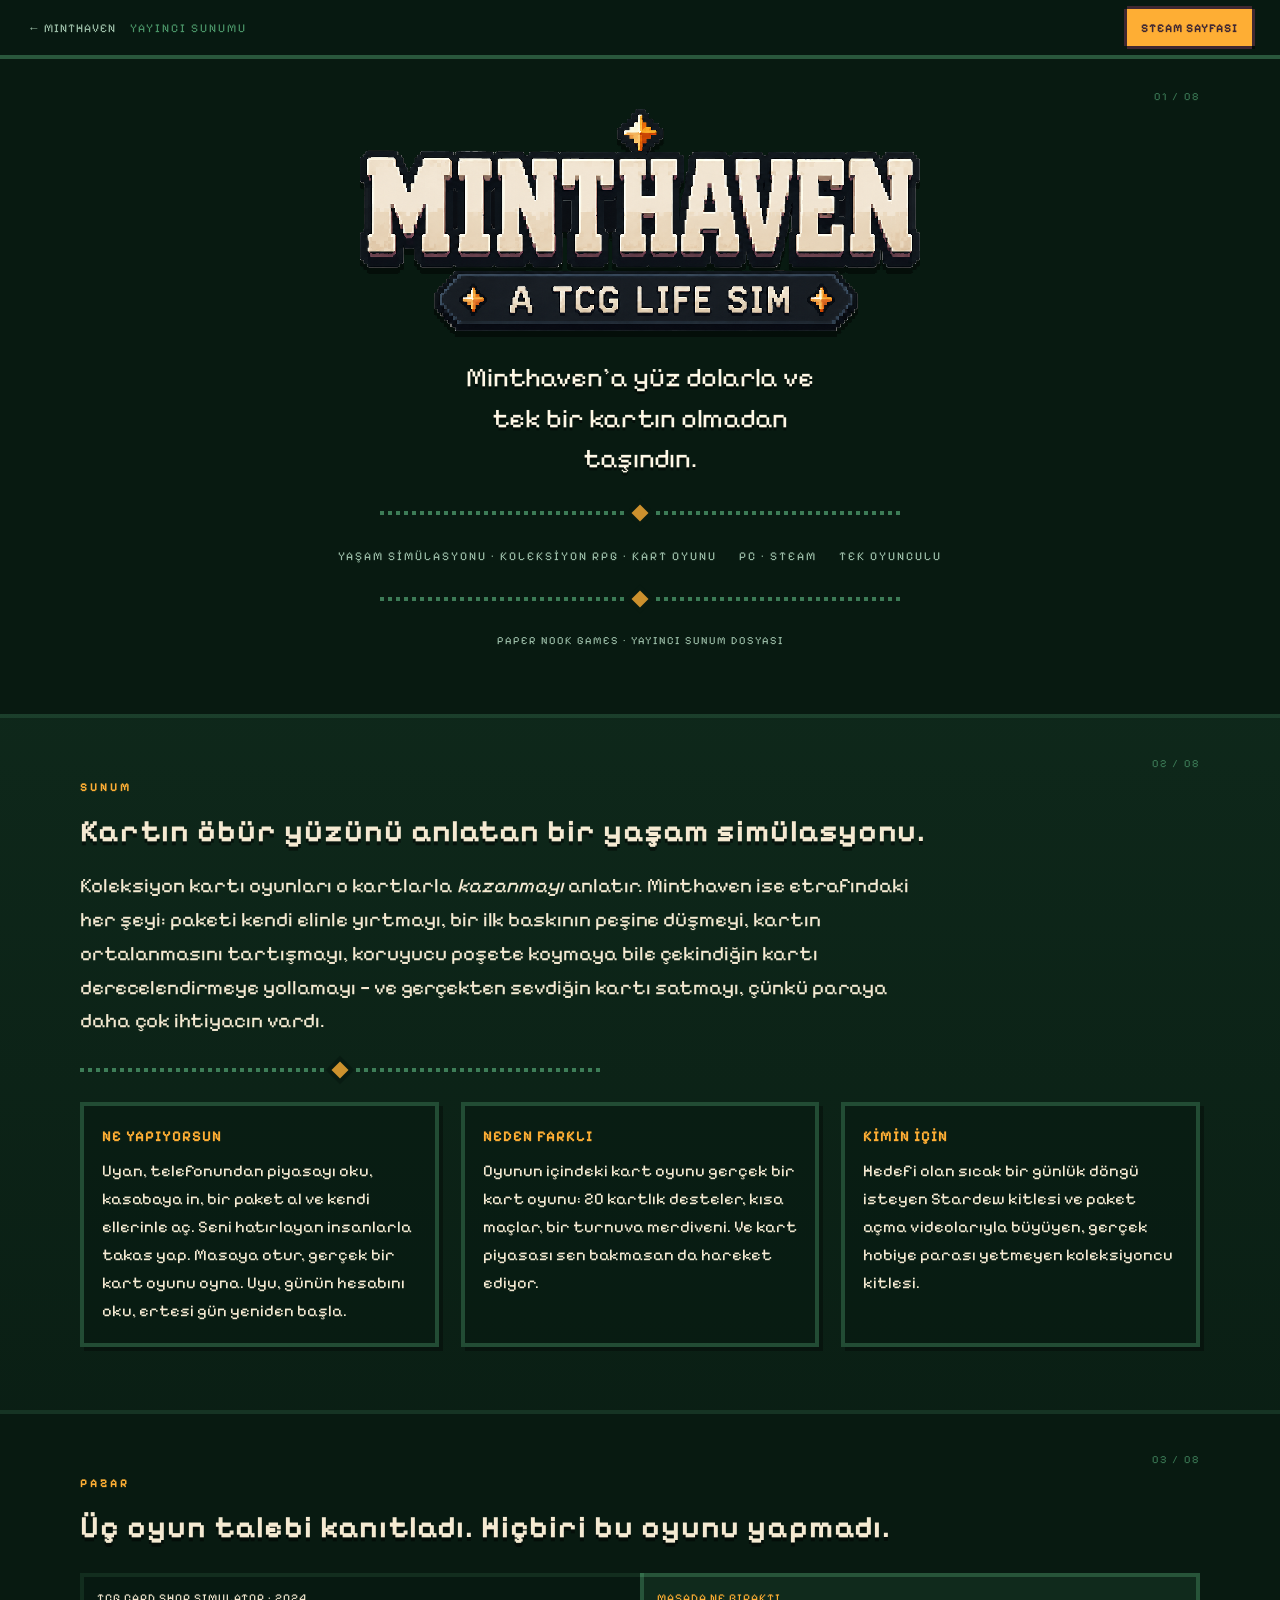
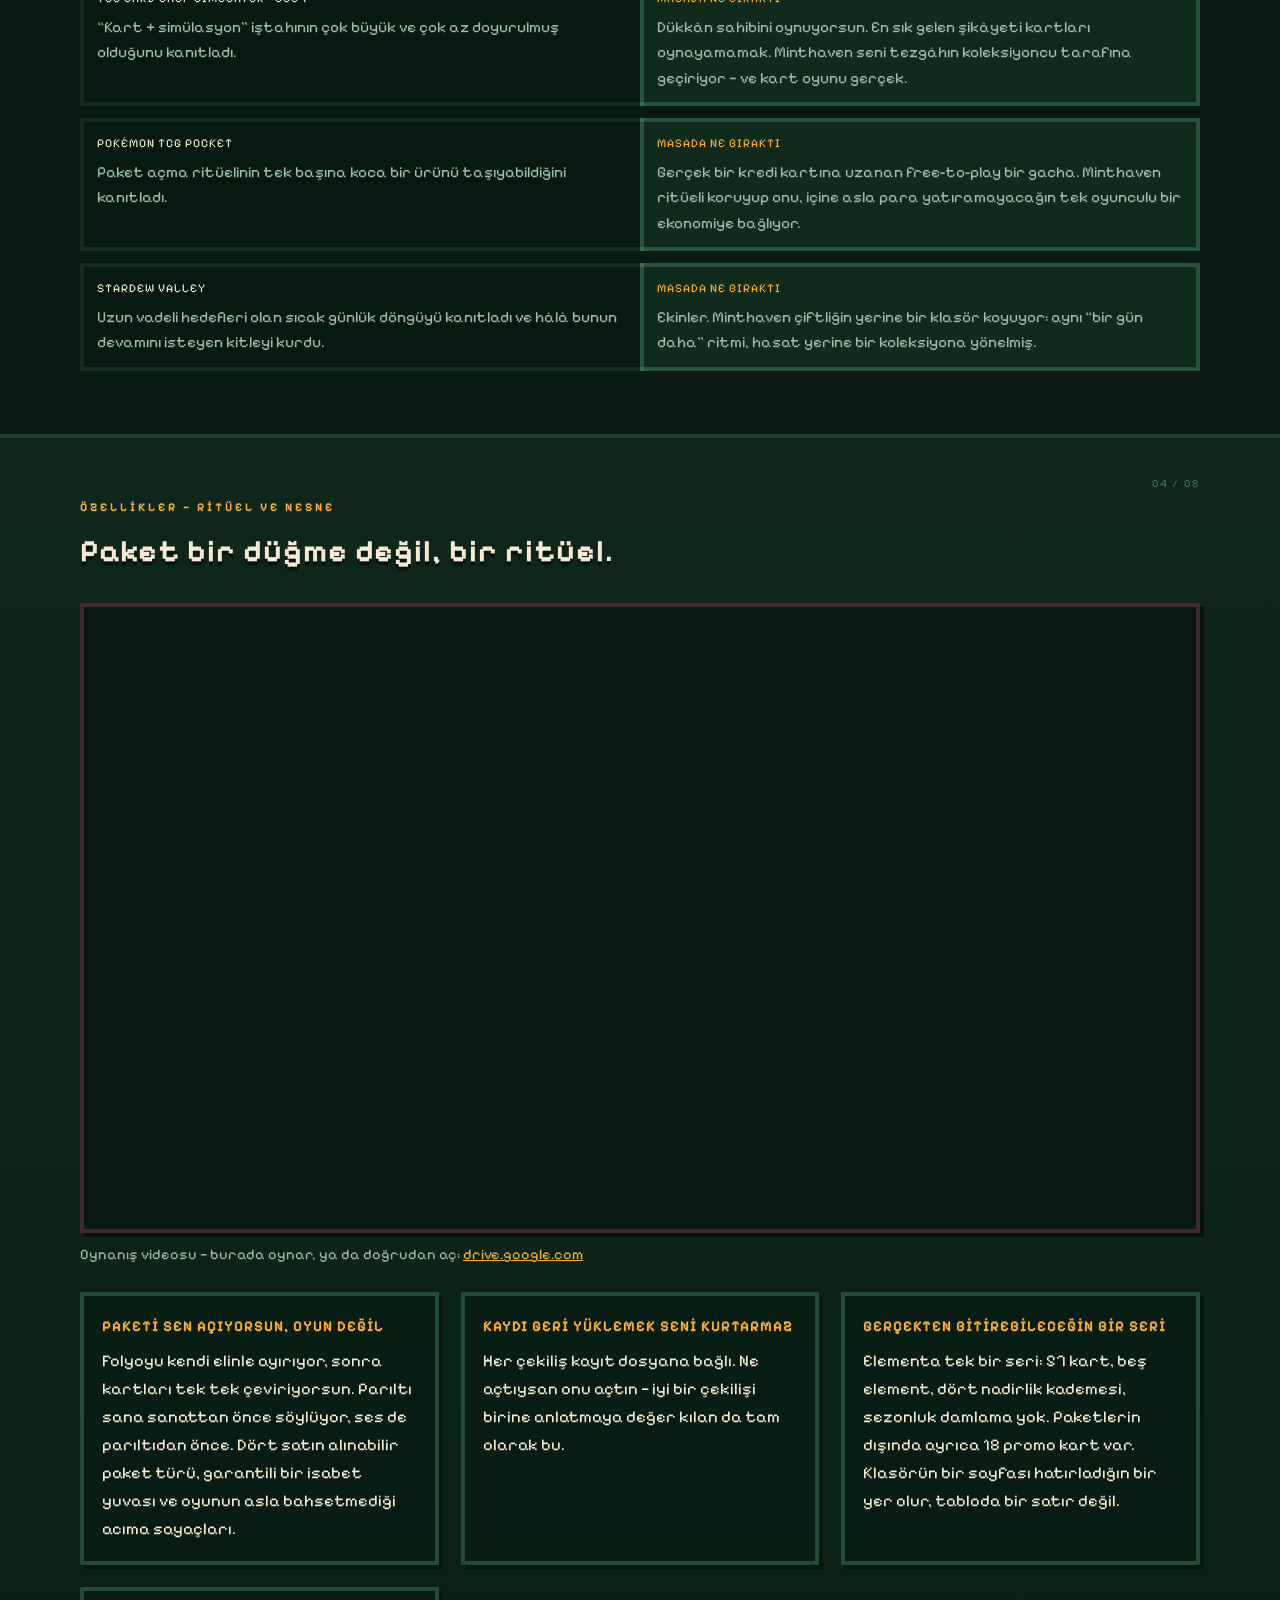
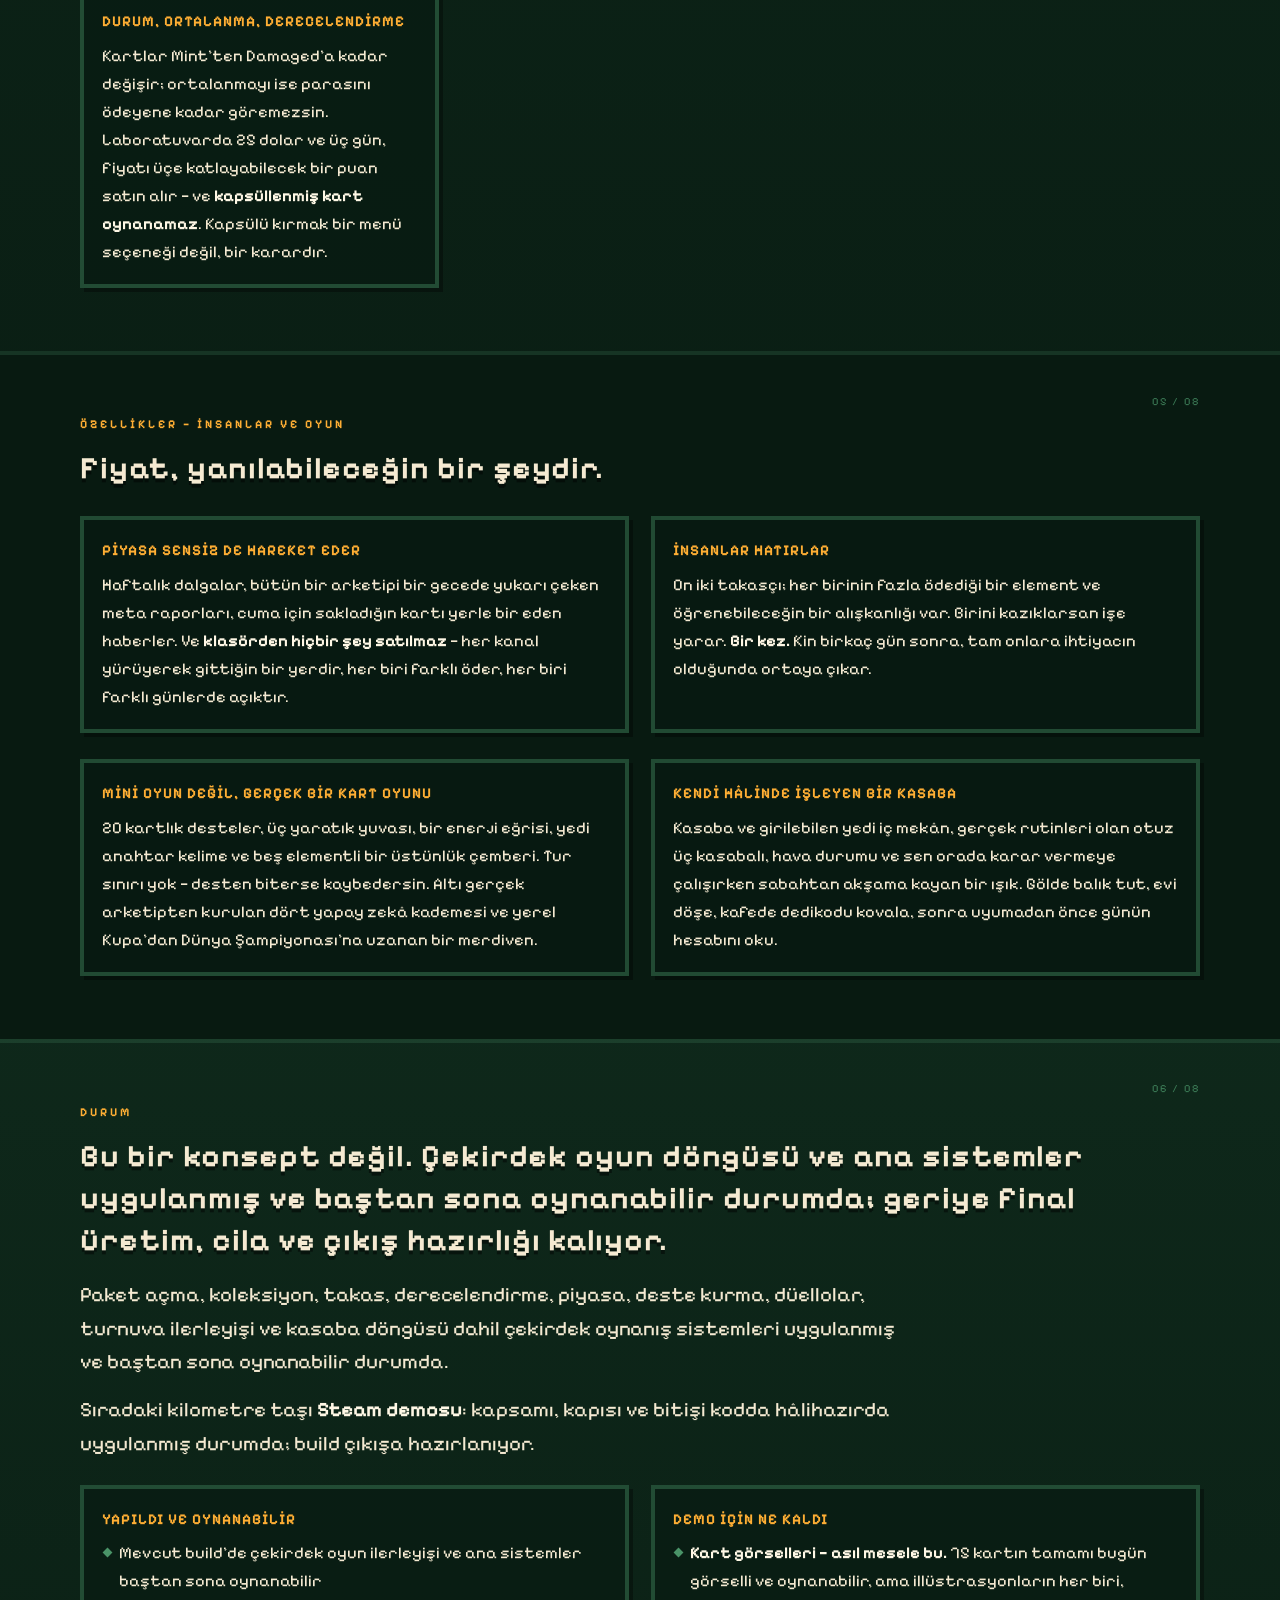
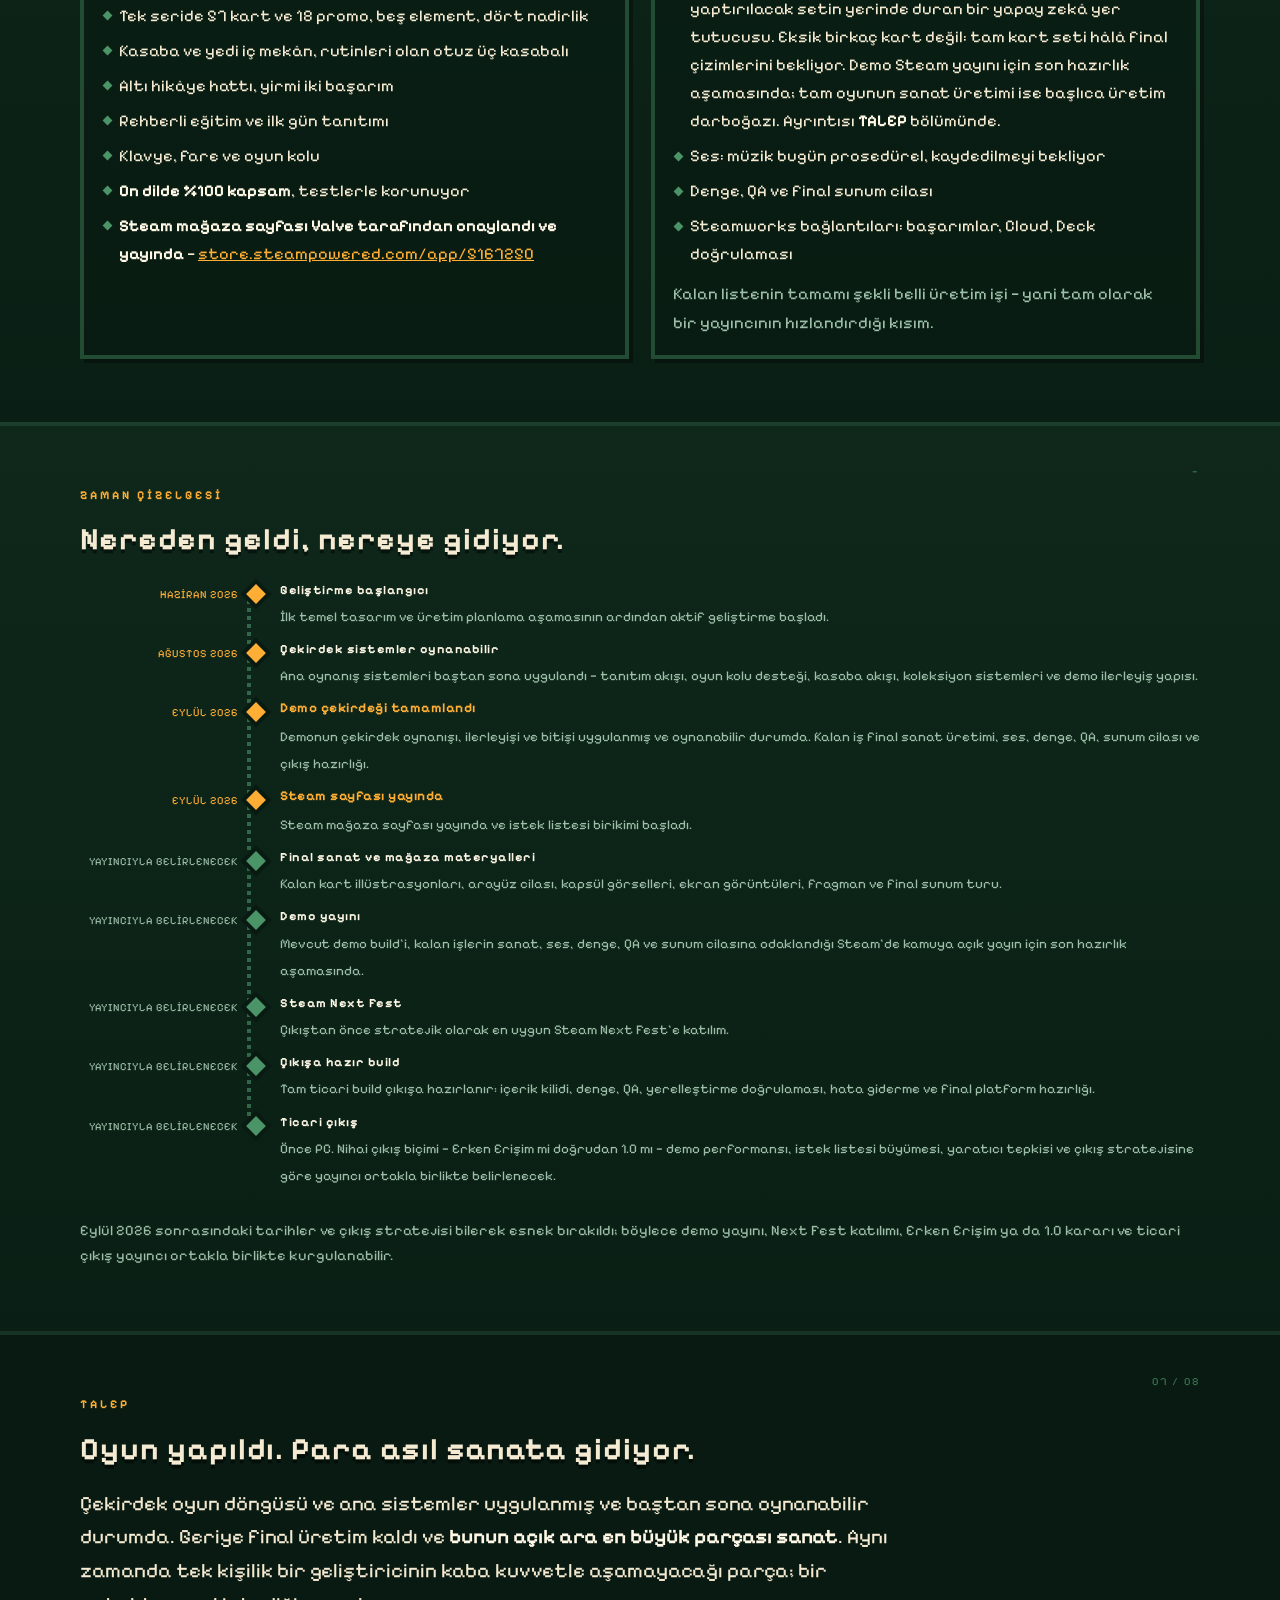
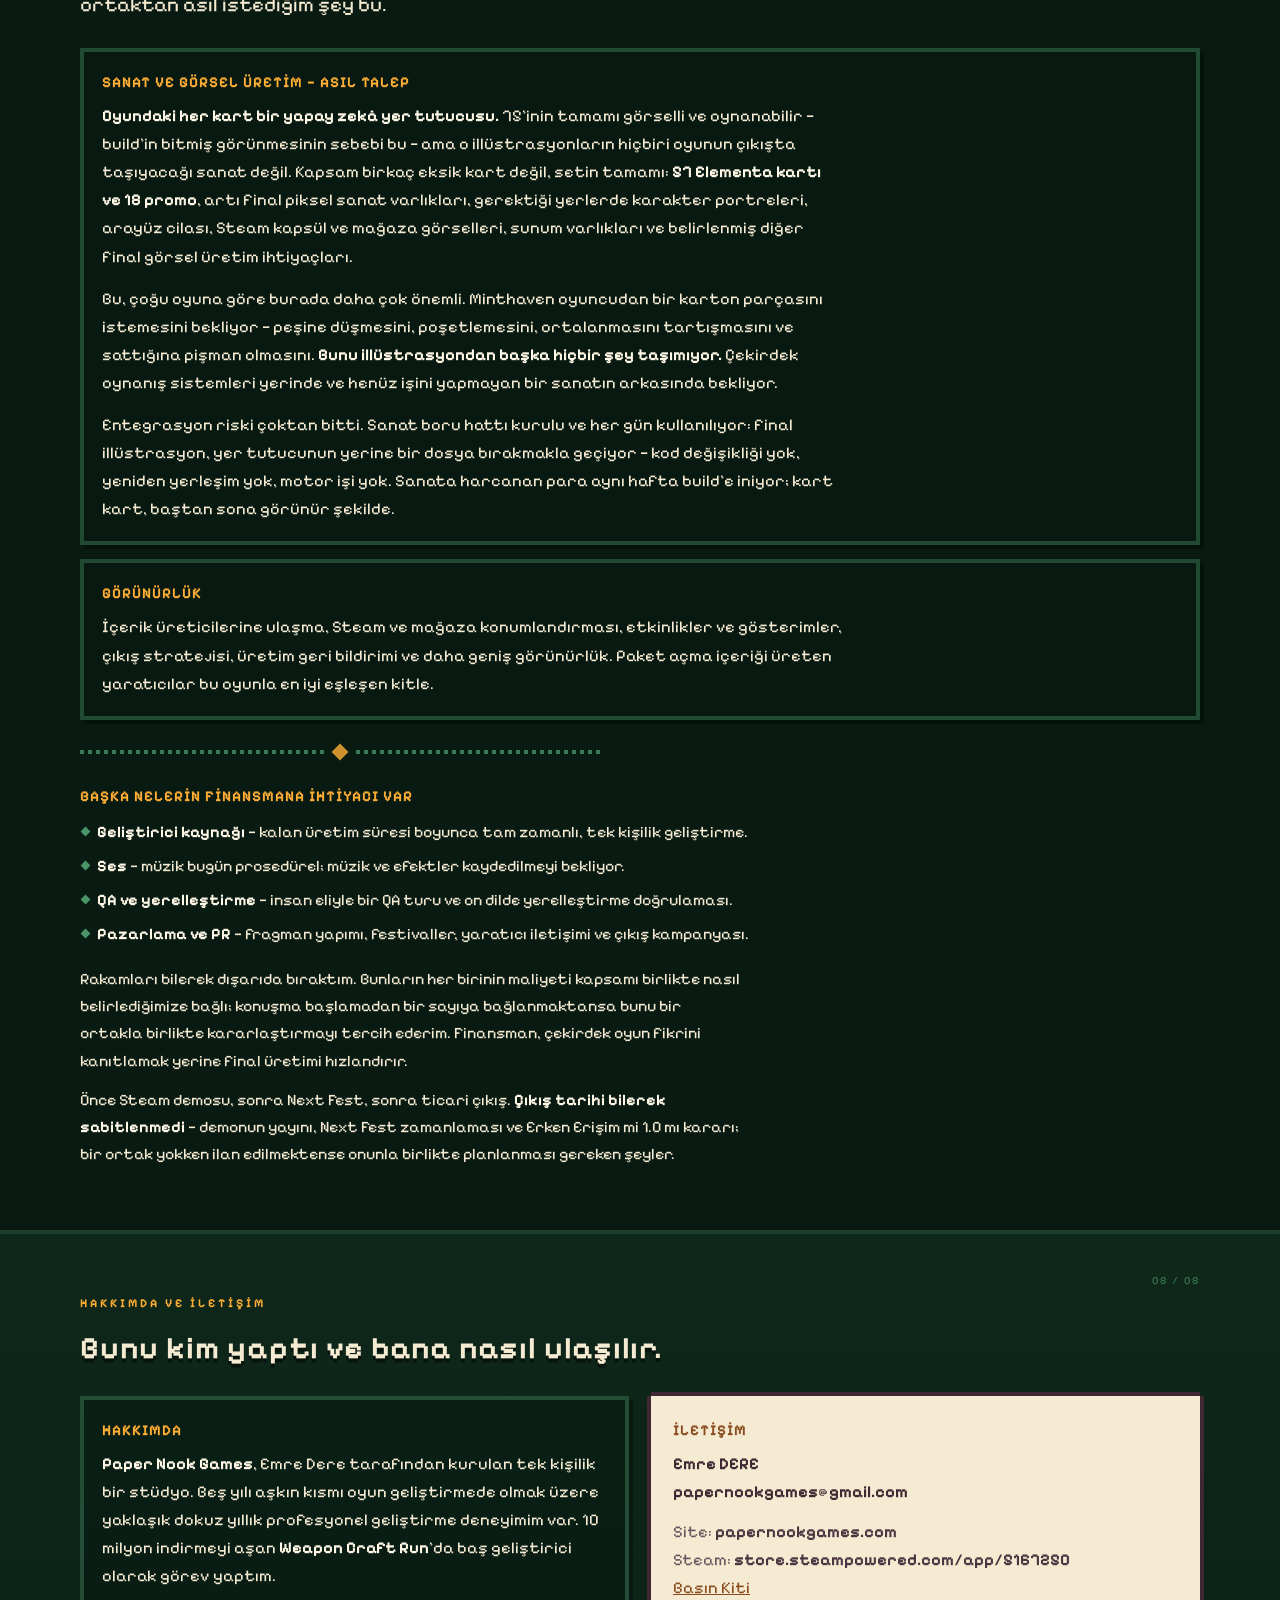
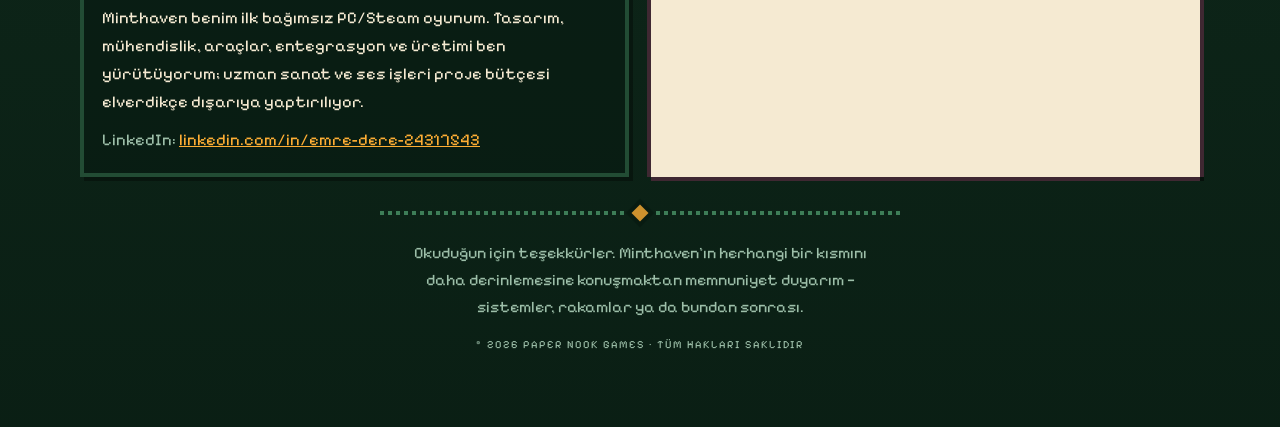
<file: pitch/index-tr.html>
<!DOCTYPE html>
<html lang="tr">
<head>
<meta charset="utf-8">
<meta name="viewport" content="width=device-width,initial-scale=1,viewport-fit=cover">
<title>Minthaven — Yayıncı Sunumu</title>
<meta name="description" content="Minthaven: A TCG Life Sim — yayıncı sunum dosyası. Koleksiyon kartının öbür yüzünü anlatan sıcak bir yaşam simülasyonu.">

<!-- Bu sayfa ARAMA MOTORLARINA KAPALI. Yayinci pitch'i herkese acik bir sayfa
     degildir: baglantiyi e-postayla gonderirsin, Google'da cikmasi istenmez.
     Sayfayi kamuya acmak istersen asagidaki robots satirini sil. -->
<meta name="robots" content="noindex,nofollow">

<meta property="og:title" content="Minthaven: A TCG Life Sim — Yayıncı Sunumu">
<meta property="og:description" content="Koleksiyon kartlarının oyunların genelde atladığı kısmını anlatan sıcak bir yaşam simülasyonu. Çekirdek oynanış sistemleri baştan sona oynanabilir.">
<!-- MUTLAK olmali; sayfa baska bir alt yola tasinirsa ikisini de guncelle. -->
<meta property="og:url" content="https://papernookgames.com/pitch/index-tr.html">
<meta property="og:image" content="https://papernookgames.com/assets/og.png">
<meta name="twitter:card" content="summary_large_image">
<meta name="theme-color" content="#0e2618">
<link rel="icon" href="../assets/icon.png">

<style>
/* ============================================================
   Minthaven — yayinci pitch deck'i

   !! BU DOSYA PUBLIC BIR DEPOYA (Paper-Nook-Games/website) GIDER.
   Yorumlar dahil her sey "kaynagi goruntule" ile okunabilir. Buraya
   pazarlik pozisyonu, kaldirilmis rakamlar, "sunu soyleme" turu
   strateji notu YAZMA. O notlar private depoda
   docs/memory/systems/marketing-site.md icinde durur.
   ../index.html'in TOKEN'LARINI aynen kullanir (playmat yesili,
   krem, altin, 4px piksel kenarlik). TEK FARK yazi tipi -- bkz.
   asagidaki TIPOGRAFI FARKI notu. Amac
   "ayri bir sayfa" degil, sitenin ayni elinden cikmis bir bolum
   gibi durmasi.

   TURKCE SURUM (index-tr.html). EN surumu index.html.
   IKISI BIRBIRINE BAGLANMAZ -- dil secici YOKTUR, baglanti
   e-postayla hangi surum isteniyorsa o gonderilir.

   TIPOGRAFI FARKI: EN surumu basliklarda Silkscreen kullanir.
   Silkscreen'de i-noktasiz / I-noktali / g-yumusak / G-yumusak
   GLIFLERI YOK (tarayicida olculdu). Turkce metinde bu harfler
   kelime ortasinda yedek fonta duser ve kelime bozuk gorunur.
   Bu yuzden TR surumunde tum baslik/etiket rolleri Pixelify'dir
   -- o da piksel font ve Turkce destegi tam.
   Buraya Silkscreen GERI KOYMA.

   FARK: acilis sayfasi tek viewport'tur, bu KAYDIRILAN bir
   dokumandir. Bu yuzden slayt ritmi dikey bosluktan ve sag ust
   kosedeki slayt numarasindan gelir; kart/kutu
   yiginlarindan degil.

   GORSEL: tek bir sey var, o da gomulu gameplay videosu
   (Google Drive, /preview ucu). Ozellik GIF'leri ve yer tutucu
   kutulari 2026-09-10'da KALDIRILDI -- video ayni sahneleri
   gosteriyordu, kutular tekrardi ve 7.6 MB tutuyordu.

   PDF: Ctrl+P -> "Save as PDF", yatay. @media print her bolumu
   ayri sayfaya dokuyor; deck'i e-postaya eklemek isteyen icin.
   ============================================================ */

@font-face{ font-family:'Pixelify'; src:url('../assets/fonts/PixelifySans-Variable.ttf') format('truetype');
  font-weight:400 700; font-display:swap; }

:root{
  /* ../index.html ile AYNI palet — game/src/gfx/pixel.js PAL'den turer */
  --mat:#0e2618; --mat-deep:#081a11; --mat-lift:#123020;
  --etch:#4a9468;
  --cream:#f5ead2;
  --ink:#3f2832;
  --gold:#feae34;
  --dim:#9dbfa9;
  --px:4px;
  --col:1120px;          /* icerik kolonu */
}

*{ box-sizing:border-box; margin:0; padding:0; }
html{ background:var(--mat-deep); scroll-behavior:smooth; }
body{
  background:var(--mat-deep); color:var(--cream);
  font-family:'Pixelify',ui-monospace,monospace;
  font-size:clamp(16px,1.2vw,18px); line-height:1.7;
  -webkit-font-smoothing:none; -webkit-text-size-adjust:100%;
}
@media (prefers-reduced-motion:reduce){ html{ scroll-behavior:auto; } }
img{ image-rendering:pixelated; display:block; max-width:100%; height:auto; }
a{ color:var(--gold); -webkit-tap-highlight-color:transparent; }

/* playmat zemini + vinil taramasi — acilis sayfasindaki dokunun aynisi */
body::before{
  content:''; position:fixed; inset:0; z-index:-2; pointer-events:none;
  background:url('../assets/bg_playmat.png') center/cover no-repeat, var(--mat);
}
body::after{
  content:''; position:fixed; inset:0; z-index:-1; pointer-events:none;
  background:repeating-linear-gradient(0deg,rgba(0,0,0,.16) 0 2px,transparent 2px 4px);
  opacity:.5; mix-blend-mode:multiply;
}

/* --- ust serit ------------------------------------------------ */
.bar{
  position:sticky; top:0; z-index:50;
  display:flex; align-items:center; gap:14px;
  padding:9px clamp(12px,3vw,28px);
  background:rgba(8,26,17,.94); backdrop-filter:blur(3px);
  box-shadow:0 var(--px) 0 rgba(74,148,104,.5);
}
.bar .home{ font-family:'Pixelify'; font-size:12px; letter-spacing:1px;
  color:var(--dim); text-decoration:none; white-space:nowrap; }
.bar .home:hover{ color:var(--gold); }
.bar .tag{ font-family:'Pixelify'; font-size:12px; letter-spacing:2px; color:var(--etch);
  white-space:nowrap; overflow:hidden; text-overflow:ellipsis; }
.bar .spacer{ flex:1; }
.bar .cta{
  font-family:'Pixelify'; font-weight:700; font-size:12px; letter-spacing:1px;
  background:var(--gold); color:var(--ink); text-decoration:none;
  padding:9px 14px 8px; white-space:nowrap;
  box-shadow:0 -3px 0 var(--ink),0 3px 0 var(--ink),-3px 0 0 var(--ink),3px 0 0 var(--ink),3px 3px 0 rgba(0,0,0,.5);
  transition:transform .06s steps(2), box-shadow .06s steps(2);
}
.bar .cta:hover{ transform:translate(2px,2px);
  box-shadow:0 -3px 0 var(--ink),0 3px 0 var(--ink),-3px 0 0 var(--ink),3px 0 0 var(--ink); }
@media (max-width:640px){ .bar .tag{ display:none; } }

/* --- slayt --------------------------------------------------- */
/* Bolum TAM GENISLIK (ayirici cizgi ve "lift" zemini kenardan kenara gitsin,
   bolum bir kart gibi gorunmesin), icerik ise ORTALANMIS dar bir kolon.
   Bu yuzden iki katman var: .slide zemin, .inner metin olcusu.
   100vw ile break-out DENENDI ve birakildi: dikey kaydirma cubugu varken
   100vw viewport'tan genis olur, `overflow-x:clip` bunu kokte kesmiyor ve
   8 piksellik yatay kaydirma kaliyordu. */
.slide{ width:100%; padding:clamp(48px,7vh,86px) clamp(28px,6vw,80px); }
.slide + .slide{ box-shadow:inset 0 var(--px) 0 rgba(74,148,104,.22); }
.slide.lift{ background:linear-gradient(180deg,rgba(18,48,32,.62),rgba(18,48,32,.22)); }
.inner{ position:relative; max-width:var(--col); margin:0 auto; }

/* sag ustteki slayt numarasi — deck hissini veren tek sey.
   .inner'a gore konumlanir, viewport'a gore degil: icerikle hizali kalir. */
.no{
  position:absolute; right:0; top:calc(clamp(14px,2.4vh,26px) * -1);
  font-family:'Pixelify'; font-size:11px; letter-spacing:2px; color:rgba(74,148,104,.75);
}

/* --- basliklar ----------------------------------------------- */
.kicker{ font-family:'Pixelify'; font-weight:700; font-size:clamp(10px,1.6vw,12px);
  letter-spacing:3px; color:var(--gold); margin-bottom:14px; }
h2{ font-family:'Pixelify'; font-weight:700; letter-spacing:1px; line-height:1.35;
  font-size:clamp(19px,2.9vw,31px); margin-bottom:16px; text-shadow:0 var(--px) 0 rgba(0,0,0,.45); }
h3{ font-family:'Pixelify'; font-weight:700; letter-spacing:1px; font-size:clamp(13px,1.7vw,15px);
  color:var(--gold); margin-bottom:9px; }
.lede{ font-size:clamp(17px,1.6vw,21px); line-height:1.65; max-width:70ch; }
p{ max-width:74ch; }
p + p{ margin-top:.85em; }
.dim{ color:var(--dim); }
strong,b{ color:#fff8e6; font-weight:700; }

/* ayrac — acilis sayfasindaki kesik cizgi + 45 derece altin kare */
.rule{ display:flex; align-items:center; gap:10px; opacity:.8; margin:26px 0; max-width:520px; }
.rule i{ flex:1; height:var(--px);
  background:repeating-linear-gradient(90deg,var(--etch) 0 var(--px),transparent var(--px) calc(var(--px)*2)); }
.rule b{ width:12px; height:12px; background:var(--gold); transform:rotate(45deg);
  box-shadow:0 0 0 var(--px) var(--mat-deep); flex:0 0 auto; }

/* --- kapak --------------------------------------------------- */
.cover{ text-align:center; padding-top:clamp(30px,6vh,70px); }
.cover .logo{ width:min(560px,92%); margin:0 auto clamp(16px,3vh,28px);
  filter:drop-shadow(0 6px 0 rgba(0,0,0,.45)); }
.cover .hook{ font-size:clamp(17px,2.3vw,27px); line-height:1.5; color:#fff8e6;
  max-width:24ch; margin:0 auto; text-shadow:0 3px 0 rgba(0,0,0,.5); }
.cover .rule{ margin:clamp(20px,3vh,32px) auto; }
.cover .meta{ font-family:'Pixelify'; font-size:clamp(10px,1.5vw,12px); letter-spacing:2px;
  color:var(--dim); display:flex; gap:8px 22px; justify-content:center; flex-wrap:wrap; }

/* --- video kabi ---------------------------------------------- */
/* Deck'in TEK gorsel unsuru gomulu gameplay videosu. Ozellik GIF'leri
   2026-09-10'da kaldirildi: video ayni sahneleri gosteriyordu, kutular
   tekrardi. Geri isteyen olursa isaretleme git gecmisinde. */
.shot{ margin:30px auto 0; max-width:none; }

/* --- gomulu video (Google Drive) ------------------------------ */
/* Deck'in tek gorsel unsuru. 16:9 kap, dolu cerceve, icinde <iframe>.
   Drive'in /preview ucu herkese acik ("baglantiya sahip herkes") dosyalarda
   calisir -- paylasim ayari kisitlanirsa kutu BOS gorunur, o yuzden altindaki
   dogrudan baglanti bir yedek DEGIL, zorunlu bir kacis yolu. */
.embed{
  position:relative; aspect-ratio:16/9; overflow:hidden;
  background:var(--mat-deep);
  border:var(--px) solid var(--ink);
  box-shadow:var(--px) var(--px) 0 rgba(0,0,0,.5);
}
.embed iframe{ position:absolute; inset:0; width:100%; height:100%; border:0; display:block; }
/* PDF'te iframe bos bir kutu olarak basilir; baskida oynatici gizlenir ve
   yerine tiklanabilir adres gecer. */
.embed-print{ display:none; }
figcaption{ font-size:14.5px; color:var(--dim); margin-top:10px; line-height:1.6; }

/* --- izgaralar ----------------------------------------------- */
.grid{ display:grid; gap:clamp(14px,2vw,22px); margin-top:26px; }
.g2{ grid-template-columns:repeat(auto-fit,minmax(280px,1fr)); }
.g3{ grid-template-columns:repeat(auto-fit,minmax(230px,1fr)); }

/* koyu panel — sayfanin varsayilan kutusu */
.panel{
  background:rgba(8,26,17,.6); padding:clamp(16px,2vw,22px);
  box-shadow:inset 0 0 0 var(--px) rgba(74,148,104,.4), var(--px) var(--px) 0 rgba(0,0,0,.35);
}
.panel h3{ margin-bottom:7px; }
.panel p{ font-size:16.5px; line-height:1.7; }
.panel ul{ font-size:16.5px; line-height:1.7; }

/* krem panel — SADECE vurgu icin (sayfada 3 taneden fazla olmasin) */
.panel.cream{ background:var(--cream); color:var(--ink);
  box-shadow:0 calc(var(--px)*-1) 0 var(--ink),0 var(--px) 0 var(--ink),
             calc(var(--px)*-1) 0 0 var(--ink),var(--px) 0 0 var(--ink),var(--px) var(--px) 0 rgba(0,0,0,.5); }
.panel.cream h3{ color:#8a4d1f; }
.panel.cream .dim{ color:#6b5560; }
/* strong/b varsayilan olarak neredeyse BEYAZ (#fff8e6); krem panelde bu
   zeminle ayni tona dusuyor ve yazi kayboluyor. Krem panelde koyu murekkep. */
.panel.cream b,.panel.cream strong{ color:var(--ink); }
.panel.cream .dim b,.panel.cream .dim strong{ color:#4a3540; }
.panel.cream a{ color:#8a4d1f; }

ul{ list-style:none; }
ul li{ position:relative; padding-left:17px; }
ul li + li{ margin-top:.42em; }
ul li::before{ content:''; position:absolute; left:2px; top:.62em;
  width:7px; height:7px; background:var(--etch); transform:rotate(45deg); }
.panel.cream ul li::before{ background:var(--gold); }

/* --- karsilastirma tablosu (pazar bosluğu) ------------------- */
.vs{ display:grid; gap:12px; margin-top:24px; }
.vs .row{ display:grid; grid-template-columns:1fr 1fr; gap:0;
  box-shadow:inset 0 0 0 var(--px) rgba(74,148,104,.4); }
.vs .a,.vs .b{ padding:15px 17px; }
.vs .a{ background:rgba(8,26,17,.6); }
.vs .b{ background:rgba(74,148,104,.13); box-shadow:inset var(--px) 0 0 rgba(74,148,104,.4); }
.vs .who{ font-family:'Pixelify'; font-size:12px; letter-spacing:1px; color:var(--cream);
  margin-bottom:6px; }
.vs .b .who{ color:var(--gold); }
.vs p{ font-size:15.5px; line-height:1.65; color:var(--dim); }
@media (max-width:640px){
  .vs .row{ grid-template-columns:1fr; }
  .vs .b{ box-shadow:inset 0 var(--px) 0 rgba(74,148,104,.4); }
}

/* --- zaman cizelgesi ----------------------------------------- */
.tl{ margin-top:26px; }
.tl .item{ display:grid; grid-template-columns:130px 1fr; gap:0 20px; position:relative;
  padding:0 0 20px 0; }
.tl .item:last-child{ padding-bottom:0; }
/* dikey cizgi: tarih kolonundan sonra gecer */
.tl .item::before{ content:''; position:absolute; left:139px; top:11px; bottom:-9px; width:var(--px);
  background:repeating-linear-gradient(180deg,rgba(74,148,104,.6) 0 var(--px),transparent var(--px) calc(var(--px)*2)); }
.tl .item:last-child::before{ display:none; }
.tl .when{ font-family:'Pixelify'; font-size:11px; letter-spacing:1px; color:var(--dim);
  text-align:right; padding-top:5px; }
.tl .what{ padding-left:22px; position:relative; }
.tl .what::before{ content:''; position:absolute; left:-9px; top:6px; width:14px; height:14px;
  background:var(--etch); transform:rotate(45deg); box-shadow:0 0 0 var(--px) var(--mat-deep); }
.tl .item.done .what::before{ background:var(--gold); }
.tl .item.done .when{ color:var(--gold); }
.tl .what b{ display:block; font-family:'Pixelify'; font-size:13px; letter-spacing:.5px;
  line-height:1.45; margin-bottom:3px; }
.tl .what span{ font-size:15px; color:var(--dim); line-height:1.6; }
/* On kalemlik cizelge 16:9'a sigsin diye: tarih kolonu genisledi (TBD WITH PUBLISHER
   tek satira sigiyor), satir araligi ve punto bir tik kisildi. Dikey nokta cizgisi
   kolon genisligi + 9px kuralina bagli -- ikisi birlikte degisir. */
.tl.dense{ margin-top:20px; }
.tl.dense .item{ grid-template-columns:158px 1fr; padding-bottom:11px; }
.tl.dense .item::before{ left:167px; }
.tl.dense .what b{ font-size:12.5px; margin-bottom:3px; }
.tl.dense .what span{ font-size:13.5px; line-height:1.55; }
/* Deck'in en guclu iki kaniti: baslik gold, govde yine cream/mint. Yeni oge yok. */
.tl .item.key .what b{ color:var(--gold); }
.tl.dense .item.key .what b{ font-size:13.5px; }
@media (max-width:600px){ .tl.dense .item{ grid-template-columns:1fr; } }
@media (max-width:600px){
  .tl .item{ grid-template-columns:1fr; gap:0; }
  .tl .item::before{ left:5px; }
  .tl .when{ text-align:left; padding:0 0 4px 22px; }
}

/* --- doldurulacak alan --------------------------------------- */
/* Bilerek BOS birakilmis her deger bu isaretle gecer: yayinciya
   "burasi konusulacak" der, bize de "doldurmayi unutma" der. */
.fill{
  font-family:'Pixelify'; font-size:.86em; letter-spacing:1px;
  color:var(--gold); background:rgba(254,174,52,.11);
  padding:2px 7px 1px; white-space:nowrap;
  box-shadow:inset 0 0 0 2px rgba(254,174,52,.45);
}

{ font-size:clamp(15px,1.5vw,17px); line-height:1.7; color:var(--cream);
  max-width:82ch; }

/* --- kapanis ------------------------------------------------- */
.foot{ text-align:center; padding-bottom:clamp(40px,8vh,80px); }
.foot .studio{ font-family:'Pixelify'; font-size:11px; letter-spacing:2px; color:var(--dim);
  text-decoration:none; }
.foot .studio:hover{ color:var(--gold); }

/* ============================================================
   PDF / BASKI — Ctrl+P, yatay, arka plan grafikleri acik.
   Her slayt kendi sayfasina duser; deck'i ek olarak gondermek
   isteyen icin.
   ============================================================ */
/* --- baski sigortasi ------------------------------------------ */
/* Tarayicilar baskida arka planlari VARSAYILAN OLARAK atar. Bu deck koyu
   zemin + krem metin uzerine kurulu, yani kutucuk isaretli degilse PDF
   beyaz kagit uzerinde krem yaziya doner: govde metni 1.19:1 kontrast,
   pratikte gorunmez. Kotusu, bu hata SESSIZ -- yanlis PDF'i gonderene
   kadar fark etmiyorsun.
   Cozum: rengi sayfa zeminiyle AYNI olan bir uyari satiri.
     arka plan ACIK  -> zemine karisir, gorunmez
     arka plan KAPALI -> beyaz kagitta ortaya cikar ve seni uyarir
   Sessiz hatayi gurultulu hataya cevirir. Rengi degistirme: `#0e2618`
   asagidaki `html,body` baskisiyla AYNI olmak ZORUNDA. */
.print-warn{ display:none; }

@media print{
  @page{ size:landscape; margin:12mm; }
  .print-warn{
    display:block; position:absolute; top:0; left:0; right:0; z-index:99;
    color:#0e2618; font-size:11pt; line-height:1.5; text-align:center;
    padding:5mm 4mm; max-width:none; font-family:'Pixelify',ui-monospace,monospace;
  }
  .print-warn b{ color:#0e2618; }
  html,body{ background:#0e2618 !important; color:#f5ead2; font-size:12pt; }
  body::before,body::after{ display:none; }
  .bar{ display:none; }
  .slide{ break-after:page; break-inside:avoid; padding:0 0 10mm;
    box-shadow:none !important; background:none !important; }
  .slide:last-child{ break-after:auto; }
  .inner{ max-width:none; }
  .no{ position:static; display:block; text-align:right; margin-bottom:6mm; }
  .embed{ display:none; }
  .embed-print{ display:block; text-align:center; padding:14mm 0; }
  a{ color:#feae34; text-decoration:none; }
}
</style>
</head>
<body>

<p class="print-warn">Bu PDF <b>arka plan grafikleri kapalıyken</b> alındı; zemini
yok ve okunması zor. Ctrl+P &rarr; Daha fazla ayar &rarr; <b>Arka plan grafikleri</b>
işaretli olacak şekilde yeniden alın.</p>

<header class="bar">
  <a class="home" href="../">&larr; MINTHAVEN</a>
  <span class="tag">YAYINCI SUNUMU</span>
  <span class="spacer"></span>
  <a class="cta" href="https://store.steampowered.com/app/5167250/MINTHAVEN_A_TCG_Life_Sim/" target="_blank" rel="noopener">STEAM SAYFASI</a>
</header>


<!-- =========================================================
     01 - KAPAK
     Kanca oyunun ilk dakikasindan gelir: oyuncu kasabaya 100$ ve
     SIFIR kartla tasinir. Tur/platform gibi kunye bilgisi kapakta
     durur ki yayinci ilk ekranda "bu nedir" sorusunu cevaplasin.
     TARIH ROZETI YOK: deck e-postayla gonderilir, tarihi e-posta tasir.
     ========================================================== -->
<section class="slide cover">
  <div class="inner">
  <span class="no">01 / 08</span>
  <img class="logo" src="../assets/logo.png" alt="Minthaven - A TCG Life Sim" width="1180" height="468">
  <p class="hook">Minthaven'a yüz dolarla ve tek bir kartın olmadan taşındın.</p>
  <div class="rule"><i></i><b></b><i></i></div>
  <div class="meta">
    <span>YAŞAM SİMÜLASYONU &middot; KOLEKSİYON RPG &middot; KART OYUNU</span>
    <span>PC &middot; STEAM</span>
    <span>TEK OYUNCULU</span>
  </div>
  <div class="rule"><i></i><b></b><i></i></div>
  <p class="dim" style="font-family:'Pixelify';font-size:11px;letter-spacing:2px;margin:0 auto">
    PAPER NOOK GAMES &middot; YAYINCI SUNUM DOSYASI
  </p>
  </div>
</section>


<!-- =========================================================
     02 - OYUNA GENEL BAKIS
     Kisa asansor konusmasi + oyuncunun NE YAPTIGI. Uzun tutmuyoruz;
     asil is 04-05'teki ozellik bolumlerinde. Mikro-odeme yoklugu
     ayri bir bolum DEGIL, lede'in ikinci paragrafi -- bir cumle yetiyor.
     ========================================================== -->
<section class="slide lift">
  <div class="inner">
  <span class="no">02 / 08</span>
  <p class="kicker">SUNUM</p>
  <h2>Kartın öbür yüzünü anlatan bir yaşam simülasyonu.</h2>

  <p class="lede">
    Koleksiyon kartı oyunları o kartlarla <em>kazanmayı</em> anlatır. Minthaven ise
    etrafındaki her şeyi: paketi kendi elinle yırtmayı, bir ilk baskının peşine düşmeyi,
    kartın ortalanmasını tartışmayı, koruyucu poşete koymaya bile çekindiğin kartı
    derecelendirmeye yollamayı &mdash; ve gerçekten sevdiğin kartı satmayı, çünkü paraya
    daha çok ihtiyacın vardı.
  </p>

  <div class="rule"><i></i><b></b><i></i></div>

  <div class="grid g3">
    <div class="panel">
      <h3>NE YAPIYORSUN</h3>
      <p>Uyan, telefonundan piyasayı oku, kasabaya in, bir paket al ve kendi ellerinle aç.
      Seni hatırlayan insanlarla takas yap. Masaya otur, gerçek bir kart oyunu oyna. Uyu,
      günün hesabını oku, ertesi gün yeniden başla.</p>
    </div>
    <div class="panel">
      <h3>NEDEN FARKLI</h3>
      <p>Oyunun içindeki kart oyunu gerçek bir kart oyunu: 20 kartlık desteler,
      kısa maçlar, bir turnuva merdiveni. Ve kart piyasası sen bakmasan da
      hareket ediyor.</p>
    </div>
    <div class="panel">
      <h3>KİMİN İÇİN</h3>
      <p>Hedefi olan sıcak bir günlük döngü isteyen Stardew kitlesi ve paket açma
      videolarıyla büyüyen, gerçek hobiye parası yetmeyen koleksiyoncu kitlesi.</p>
    </div>
  </div>
  </div>
</section>


<!-- =========================================================
     03 - PAZAR BOSLUGU
     Uc kanit + uc fark. PERSONA KUTULARI KALDIRILDI: 02'deki
     "WHO IT'S FOR" ile birebir ayni seyi soyluyorlardi.
     ========================================================== -->
<section class="slide">
  <div class="inner">
  <span class="no">03 / 08</span>
  <p class="kicker">PAZAR</p>
  <h2>Üç oyun talebi kanıtladı. Hiçbiri bu oyunu yapmadı.</h2>

  <div class="vs">
    <div class="row">
      <div class="a">
        <div class="who">TCG CARD SHOP SIMULATOR &middot; 2024</div>
        <p>&ldquo;Kart + simülasyon&rdquo; iştahının çok büyük ve çok az doyurulmuş
        olduğunu kanıtladı.</p>
      </div>
      <div class="b">
        <div class="who">MASADA NE BIRAKTI</div>
        <p>Dükkân sahibini oynuyorsun. En sık gelen şikâyeti kartları oynayamamak.
        Minthaven seni tezgâhın koleksiyoncu tarafına geçiriyor &mdash; ve kart oyunu
        gerçek.</p>
      </div>
    </div>
    <div class="row">
      <div class="a">
        <div class="who">POK&Eacute;MON TCG POCKET</div>
        <p>Paket açma ritüelinin tek başına koca bir ürünü taşıyabildiğini kanıtladı.</p>
      </div>
      <div class="b">
        <div class="who">MASADA NE BIRAKTI</div>
        <p>Gerçek bir kredi kartına uzanan free-to-play bir gacha. Minthaven ritüeli
        koruyup onu, içine asla para yatıramayacağın tek oyunculu bir ekonomiye bağlıyor.</p>
      </div>
    </div>
    <div class="row">
      <div class="a">
        <div class="who">STARDEW VALLEY</div>
        <p>Uzun vadeli hedefleri olan sıcak günlük döngüyü kanıtladı ve hâlâ bunun
        devamını isteyen kitleyi kurdu.</p>
      </div>
      <div class="b">
        <div class="who">MASADA NE BIRAKTI</div>
        <p>Ekinler. Minthaven çiftliğin yerine bir klasör koyuyor: aynı &ldquo;bir gün
        daha&rdquo; ritmi, hasat yerine bir koleksiyona yönelmiş.</p>
      </div>
    </div>
  </div>
  </div>
</section>


<!-- =========================================================
     04 - OZELLIKLER I: RITUEL + OBJE
     Eski 04 (fragman), 06 (ritual) ve 07 (obje) bolumleri BURADA
     BIRLESTI. Fragman kendi basina bir bolumken sayfa dolusu bos
     kutuydu; artik bu bolumun ustunde duruyor.
     VIDEO: Google Drive'da barinan bir MP4, /preview ucuyla gomulu.
     Deck'in TEK gorsel unsuru bu -- ozellik GIF'leri 2026-09-10'da
     kaldirildi, cunku ayni sahneler zaten videoda vardi.
     ========================================================== -->
<section class="slide lift">
  <div class="inner">
  <span class="no">04 / 08</span>
  <p class="kicker">ÖZELLİKLER &mdash; RİTÜEL VE NESNE</p>
  <h2>Paket bir düğme değil, bir ritüel.</h2>

  <figure class="shot">
    <div class="embed">
      <iframe src="https://drive.google.com/file/d/175t2-z7NAWRM4sCrF_0h3ud_H_SQZM9x/preview"
              title="Minthaven oynanış videosu"
              allow="autoplay; fullscreen" loading="lazy"></iframe>
    </div>
    <p class="embed-print"><b>Oynanış videosu:</b> https://drive.google.com/file/d/175t2-z7NAWRM4sCrF_0h3ud_H_SQZM9x/view</p>
    <figcaption>Oynanış videosu &mdash; burada oynar, ya da doğrudan aç:
      <a href="https://drive.google.com/file/d/175t2-z7NAWRM4sCrF_0h3ud_H_SQZM9x/view" target="_blank" rel="noopener">drive.google.com</a></figcaption>
  </figure>

  <div class="grid g2">
    <div class="panel">
      <h3>PAKETİ SEN AÇIYORSUN, OYUN DEĞİL</h3>
      <p>Folyoyu kendi elinle ayırıyor, sonra kartları tek tek çeviriyorsun. Parıltı sana
      sanattan önce söylüyor, ses de parıltıdan önce. Dört satın alınabilir paket türü, garantili bir isabet
      yuvası ve oyunun asla bahsetmediği acıma sayaçları.</p>
    </div>
    <div class="panel">
      <h3>KAYDI GERİ YÜKLEMEK SENİ KURTARMAZ</h3>
      <p>Her çekiliş kayıt dosyana bağlı. Ne açtıysan onu açtın &mdash; iyi bir çekilişi
      birine anlatmaya değer kılan da tam olarak bu.</p>
    </div>
    <div class="panel">
      <h3>GERÇEKTEN BİTİREBİLECEĞİN BİR SERİ</h3>
      <p>Elementa tek bir seri: 57 kart, beş element, dört nadirlik kademesi, sezonluk
      damlama yok. Paketlerin dışında ayrıca 18 promo kart var. Klasörün bir sayfası hatırladığın bir yer olur, tabloda bir satır
      değil.</p>
    </div>
    <div class="panel">
      <h3>DURUM, ORTALANMA, DERECELENDİRME</h3>
      <p>Kartlar Mint'ten Damaged'a kadar değişir; ortalanmayı ise parasını ödeyene kadar
      göremezsin. Laboratuvarda 25 dolar ve üç gün, fiyatı üçe katlayabilecek bir puan
      satın alır &mdash; ve <b>kapsüllenmiş kart oynanamaz</b>. Kapsülü kırmak bir menü
      seçeneği değil, bir karardır.</p>
    </div>
  </div>
  </div>
</section>


<!-- =========================================================
     05 - OZELLIKLER II: INSANLAR + OYUN
     Eski 08 (people) ve 09 (game and town) bolumleri birlesti.
     Gorsel-panel-gorsel-panel ritmi korunuyor.
     ========================================================== -->
<section class="slide">
  <div class="inner">
  <span class="no">05 / 08</span>
  <p class="kicker">ÖZELLİKLER &mdash; İNSANLAR VE OYUN</p>
  <h2>Fiyat, yanılabileceğin bir şeydir.</h2>

  <div class="grid g2">
    <div class="panel">
      <h3>PİYASA SENSİZ DE HAREKET EDER</h3>
      <p>Haftalık dalgalar, bütün bir arketipi bir gecede yukarı çeken meta raporları,
      cuma için sakladığın kartı yerle bir eden haberler. Ve <b>klasörden hiçbir şey
      satılmaz</b> &mdash; her kanal yürüyerek gittiğin bir yerdir, her biri farklı öder,
      her biri farklı günlerde açıktır.</p>
    </div>
    <div class="panel">
      <h3>İNSANLAR HATIRLAR</h3>
      <p>On iki takasçı; her birinin fazla ödediği bir element ve öğrenebileceğin bir
      alışkanlığı var. Birini kazıklarsan işe yarar. <b>Bir kez.</b> Kin birkaç gün sonra,
      tam onlara ihtiyacın olduğunda ortaya çıkar.</p>
    </div>
  </div>

  <div class="grid g2">
    <div class="panel">
      <h3>MİNİ OYUN DEĞİL, GERÇEK BİR KART OYUNU</h3>
      <p>20 kartlık desteler, üç yaratık yuvası, bir enerji eğrisi, yedi anahtar kelime ve
      beş elementli bir üstünlük çemberi. Tur sınırı yok
      &mdash; desten biterse kaybedersin. Altı gerçek arketipten kurulan dört yapay zekâ
      kademesi ve yerel Kupa'dan Dünya Şampiyonası'na uzanan bir merdiven.</p>
    </div>
    <div class="panel">
      <h3>KENDİ HÂLİNDE İŞLEYEN BİR KASABA</h3>
      <p>Kasaba ve girilebilen yedi iç mekân, gerçek rutinleri olan otuz üç kasabalı, hava durumu ve sen orada
      karar vermeye çalışırken sabahtan akşama kayan bir ışık. Gölde balık tut, evi döşe,
      kafede dedikodu kovala, sonra uyumadan önce günün hesabını oku.</p>
    </div>
  </div>
  </div>
</section>


<!-- =========================================================
     06 - BUGUN NE VAR
     Deck'in en agir kozu. Bu bir konsept degil, calisan bir oyun.
     Test rakamlari depodan OLCULDU, elle yazilmadi:
     `node tests/run_all.js` -> 71 suite, 20.137 gecen assertion.
     Steam sayfasi ONAYLI ve CANLI -- gizlenen zaman cizelgesinin en
     guclu cumlesiydi, gorunur olsun diye buraya tasindi.
     ========================================================== -->
<section class="slide lift">
  <div class="inner">
  <span class="no">06 / 08</span>
  <p class="kicker">DURUM</p>
  <h2>Bu bir konsept değil. Çekirdek oyun döngüsü ve ana sistemler uygulanmış ve baştan sona oynanabilir durumda; geriye final üretim, cila ve çıkış hazırlığı kalıyor.</h2>

  <p class="lede">
    Paket açma, koleksiyon, takas, derecelendirme, piyasa, deste kurma, düellolar,
    turnuva ilerleyişi ve kasaba döngüsü dahil çekirdek oynanış sistemleri uygulanmış
    ve baştan sona oynanabilir durumda.
  </p>

  <p class="lede" style="margin-top:14px">
    Sıradaki kilometre taşı <b>Steam demosu</b>: kapsamı, kapısı ve bitişi
    kodda hâlihazırda uygulanmış durumda; build çıkışa hazırlanıyor.
  </p>

  <div class="grid g2" style="margin-top:24px">
    <div class="panel">
      <h3>YAPILDI VE OYNANABİLİR</h3>
      <ul>
        <li>Mevcut build'de çekirdek oyun ilerleyişi ve ana sistemler baştan sona oynanabilir</li>
        <li>Tek seride 57 kart ve 18 promo, beş element, dört nadirlik</li>
        <li>Kasaba ve yedi iç mekân, rutinleri olan otuz üç kasabalı</li>
        <li>Altı hikâye hattı, yirmi iki başarım</li>
        <li>Rehberli eğitim ve ilk gün tanıtımı</li>
        <li>Klavye, fare ve oyun kolu</li>
        <li><b>On dilde %100 kapsam</b>, testlerle korunuyor</li>
        <li><b>Steam mağaza sayfası Valve tarafından onaylandı ve yayında</b> &mdash;
        <a href="https://store.steampowered.com/app/5167250/MINTHAVEN_A_TCG_Life_Sim/" target="_blank" rel="noopener">store.steampowered.com/app/5167250</a></li>
      </ul>
    </div>
    <div class="panel">
      <h3>DEMO İÇİN NE KALDI</h3>
      <ul>
        <li><b>Kart görselleri &mdash; asıl mesele bu.</b> 75 kartın tamamı bugün görselli
        ve oynanabilir, ama illüstrasyonların her biri, yaptırılacak setin yerinde
        duran bir yapay zekâ yer tutucusu. Eksik birkaç kart değil: tam kart seti hâlâ
        final çizimlerini bekliyor. Demo Steam yayını için son hazırlık aşamasında; tam
        oyunun sanat üretimi ise başlıca üretim darboğazı. Ayrıntısı <b>TALEP</b> bölümünde.</li>
        <li>Ses: müzik bugün prosedürel, kaydedilmeyi bekliyor</li>
        <li>Denge, QA ve final sunum cilası</li>
        <li>Steamworks bağlantıları: başarımlar, Cloud, Deck doğrulaması</li>
      </ul>
      <p class="dim" style="margin-top:12px">Kalan listenin tamamı şekli belli üretim işi
      &mdash; yani tam olarak bir yayıncının hızlandırdığı kısım.</p>
    </div>
  </div>
  </div>
</section>

<!-- GIZLI: bu bolum bilerek kapatildi; sayfada ve PDF ciktisinda gorunmez.
     Geri acmak icin asagidaki style="display:none" niteligini sil ve
     slayt numaralarini yeniden sirala. -->
<section class="slide lift">
  <div class="inner">
  <span class="no">&mdash;</span>
  <p class="kicker">ZAMAN ÇİZELGESİ</p>
  <h2>Nereden geldi, nereye gidiyor.</h2>

  <div class="tl dense">
    <div class="item done">
      <div class="when">HAZİRAN 2026</div>
      <div class="what"><b>Geliştirme başlangıcı</b>
      <span>İlk temel tasarım ve üretim planlama aşamasının ardından aktif geliştirme başladı.</span></div>
    </div>
    <div class="item done">
      <div class="when">AĞUSTOS 2026</div>
      <div class="what"><b>Çekirdek sistemler oynanabilir</b>
      <span>Ana oynanış sistemleri baştan sona uygulandı &mdash; tanıtım akışı, oyun kolu desteği, kasaba akışı, koleksiyon sistemleri ve demo ilerleyiş yapısı.</span></div>
    </div>
    <div class="item done key">
      <div class="when">EYLÜL 2026</div>
      <div class="what"><b>Demo çekirdeği tamamlandı</b>
      <span>Demonun çekirdek oynanışı, ilerleyişi ve bitişi uygulanmış ve oynanabilir durumda. Kalan iş final sanat üretimi, ses, denge, QA, sunum cilası ve çıkış hazırlığı.</span></div>
    </div>
    <div class="item done key">
      <div class="when">EYLÜL 2026</div>
      <div class="what"><b>Steam sayfası yayında</b>
      <span>Steam mağaza sayfası yayında ve istek listesi birikimi başladı.</span></div>
    </div>
    <div class="item">
      <div class="when">YAYINCIYLA BELİRLENECEK</div>
      <div class="what"><b>Final sanat ve mağaza materyalleri</b>
      <span>Kalan kart illüstrasyonları, arayüz cilası, kapsül görselleri, ekran görüntüleri, fragman ve final sunum turu.</span></div>
    </div>
    <div class="item">
      <div class="when">YAYINCIYLA BELİRLENECEK</div>
      <div class="what"><b>Demo yayını</b>
      <span>Mevcut demo build'i, kalan işlerin sanat, ses, denge, QA ve sunum cilasına odaklandığı Steam'de kamuya açık yayın için son hazırlık aşamasında.</span></div>
    </div>
    <div class="item">
      <div class="when">YAYINCIYLA BELİRLENECEK</div>
      <div class="what"><b>Steam Next Fest</b>
      <span>Çıkıştan önce stratejik olarak en uygun Steam Next Fest'e katılım.</span></div>
    </div>
    <div class="item">
      <div class="when">YAYINCIYLA BELİRLENECEK</div>
      <div class="what"><b>Çıkışa hazır build</b>
      <span>Tam ticari build çıkışa hazırlanır: içerik kilidi, denge, QA, yerelleştirme doğrulaması, hata giderme ve final platform hazırlığı.</span></div>
    </div>
    <div class="item">
      <div class="when">YAYINCIYLA BELİRLENECEK</div>
      <div class="what"><b>Ticari çıkış</b>
      <span>Önce PC. Nihai çıkış biçimi &mdash; Erken Erişim mi doğrudan 1.0 mı &mdash; demo performansı, istek listesi büyümesi, yaratıcı tepkisi ve çıkış stratejisine göre yayıncı ortakla birlikte belirlenecek.</span></div>
    </div>
  </div>

  <p class="dim" style="margin-top:20px;font-size:14.5px;max-width:none">
    Eylül 2026 sonrasındaki tarihler ve çıkış stratejisi bilerek esnek bırakıldı; böylece
    demo yayını, Next Fest katılımı, Erken Erişim ya da 1.0 kararı ve ticari
    çıkış yayıncı ortakla birlikte kurgulanabilir.
  </p>
  </div>
</section>


<!-- =========================================================
     07 - TALEP (BIRLESIK)
     Eski butce ve "neden yayinci" bolumleri AYNI soruyu iki kez
     soruyordu; birlestirildi.
     2026-09-15: bolum ART ONCELIKLI hale getirildi. Sanat artik
     "WHAT NEEDS FUNDING" listesinin bir maddesi DEGIL, bolumun
     basligi ve tam genislikte kendi paneli; liste "WHAT ELSE NEEDS
     FUNDING" olarak daraldi ve sanat maddesi oradan cikarildi.
     Sanati listeye geri indirmeden once sor.
     Bolumde rakam YOKTUR ve bu bilinclidir; sayfa bunu kendi metninde
     de soyler. Gerekce ve karar gecmisi depo ici tasarim notlarindadir
     -- BURAYA YAZILMAZ, bkz. asagidaki PUBLIC uyarisi.
     ========================================================== -->
<section class="slide">
  <div class="inner">
  <span class="no">07 / 08</span>
  <p class="kicker">TALEP</p>
  <h2>Oyun yapıldı. Para asıl sanata gidiyor.</h2>

  <p class="lede">
    Çekirdek oyun döngüsü ve ana sistemler uygulanmış ve baştan sona oynanabilir durumda.
    Geriye final üretim kaldı ve <b>bunun açık ara en büyük parçası sanat</b>. Aynı zamanda
    tek kişilik bir geliştiricinin kaba kuvvetle aşamayacağı parça; bir ortaktan asıl
    istediğim şey bu.
  </p>

  <div class="panel" style="margin-top:26px">
    <h3>SANAT VE GÖRSEL ÜRETİM &mdash; ASIL TALEP</h3>
    <p><b>Oyundaki her kart bir yapay zekâ yer tutucusu.</b> 75'inin tamamı görselli ve
    oynanabilir &mdash; build'in bitmiş görünmesinin sebebi bu &mdash; ama o
    illüstrasyonların hiçbiri oyunun çıkışta taşıyacağı sanat değil. Kapsam birkaç
    eksik kart değil, setin tamamı: <b>57 Elementa kartı ve 18 promo</b>, artı final piksel
    sanat varlıkları, gerektiği yerlerde karakter portreleri, arayüz cilası, Steam kapsül
    ve mağaza görselleri, sunum varlıkları ve belirlenmiş diğer final görsel üretim ihtiyaçları.</p>
    <p>Bu, çoğu oyuna göre burada daha çok önemli. Minthaven oyuncudan bir karton
    parçasını istemesini bekliyor &mdash; peşine düşmesini, poşetlemesini, ortalanmasını
    tartışmasını ve sattığına pişman olmasını. <b>Bunu illüstrasyondan başka hiçbir şey
    taşımıyor.</b> Çekirdek oynanış sistemleri yerinde ve henüz işini yapmayan bir sanatın
    arkasında bekliyor.</p>
    <p>Entegrasyon riski çoktan bitti. Sanat boru hattı kurulu ve her gün kullanılıyor:
    final illüstrasyon, yer tutucunun yerine bir dosya bırakmakla geçiyor &mdash; kod
    değişikliği yok, yeniden yerleşim yok, motor işi yok. Sanata harcanan para aynı
    hafta build'e iniyor; kart kart, baştan sona görünür şekilde.</p>
  </div>

  <div class="panel" style="margin-top:14px">
    <h3>GÖRÜNÜRLÜK</h3>
    <p>İçerik üreticilerine ulaşma, Steam ve mağaza konumlandırması, etkinlikler ve
    gösterimler, çıkış stratejisi, üretim geri bildirimi ve daha geniş görünürlük.
    Paket açma içeriği üreten yaratıcılar bu oyunla en iyi eşleşen kitle.</p>
  </div>

  <div class="rule"><i></i><b></b><i></i></div>

  <h3>BAŞKA NELERİN FİNANSMANA İHTİYACI VAR</h3>
  <ul style="margin-top:8px">
    <li><b>Geliştirici kaynağı</b> &mdash; kalan üretim süresi boyunca tam zamanlı, tek
    kişilik geliştirme.</li>
    <li><b>Ses</b> &mdash; müzik bugün prosedürel; müzik ve efektler kaydedilmeyi bekliyor.</li>
    <li><b>QA ve yerelleştirme</b> &mdash; insan eliyle bir QA turu ve on dilde yerelleştirme
    doğrulaması.</li>
    <li><b>Pazarlama ve PR</b> &mdash; fragman yapımı, festivaller, yaratıcı iletişimi ve
    çıkış kampanyası.</li>
  </ul>

  <p class="askline" style="margin-top:18px">Rakamları bilerek dışarıda bıraktım. Bunların her
  birinin maliyeti kapsamı birlikte nasıl belirlediğimize bağlı; konuşma başlamadan bir sayıya
  bağlanmaktansa bunu bir ortakla birlikte kararlaştırmayı tercih ederim. Finansman, çekirdek
  oyun fikrini kanıtlamak yerine final üretimi hızlandırır.</p>

  <p class="askline" style="margin-top:12px">Önce Steam demosu, sonra Next Fest, sonra
  ticari çıkış. <b>Çıkış tarihi bilerek sabitlenmedi</b> &mdash; demonun yayını, Next
  Fest zamanlaması ve Erken Erişim mi 1.0 mı kararı; bir ortak yokken ilan edilmektense onunla
  birlikte planlanması gereken şeyler.</p>
  </div>
</section>


<!-- =========================================================
     08 - HAKKIMDA + ILETISIM
     Deck'in kapanis sayfasi: kim yapti, nasil ulasilir. Eski
     "Key Information" kunye tablolari ve ayri tesekkur bolumu
     kaldirildi; ikisi de burada eriyor.
     ========================================================== -->
<section class="slide lift foot">
  <div class="inner" style="text-align:left">
  <span class="no">08 / 08</span>
  <p class="kicker">HAKKIMDA VE İLETİŞİM</p>
  <h2>Bunu kim yaptı ve bana nasıl ulaşılır.</h2>

  <div class="grid g2">
    <div class="panel">
      <h3>HAKKIMDA</h3>
      <p><b>Paper Nook Games</b>, Emre Dere tarafından kurulan tek kişilik bir stüdyo.
      Beş yılı aşkın kısmı oyun geliştirmede olmak üzere yaklaşık dokuz yıllık profesyonel
      geliştirme deneyimim var. 10 milyon indirmeyi aşan <b>Weapon Craft Run</b>'da baş
      geliştirici olarak görev yaptım.</p>
      <p>Minthaven benim ilk bağımsız PC/Steam oyunum. Tasarım, mühendislik, araçlar,
      entegrasyon ve üretimi ben yürütüyorum; uzman sanat ve ses işleri proje bütçesi
      elverdikçe dışarıya yaptırılıyor.</p>
      <p class="dim" style="margin-top:10px">LinkedIn:
      <a href="https://www.linkedin.com/in/emre-dere-24317543/" target="_blank" rel="noopener">linkedin.com/in/emre-dere-24317543</a></p>
    </div>
    <div class="panel cream">
      <h3>İLETİŞİM</h3>
      <p><b>Emre DERE</b><br>
      <b>papernookgames@gmail.com</b></p>
      <p class="dim" style="margin-top:12px">
        Site: <b>papernookgames.com</b><br>
        Steam: <b>store.steampowered.com/app/5167250</b><br>
        <a href="https://drive.google.com/drive/folders/1vx3gXc8gTJg6gHr8O1aHsTYL_o_jMBtM" target="_blank" rel="noopener noreferrer">Basın Kiti</a>
      </p>
    </div>
  </div>

  <div class="rule" style="margin:30px auto 20px"><i></i><b></b><i></i></div>
  <p class="dim" style="margin:0 auto 16px;max-width:52ch;text-align:center">
    Okuduğun için teşekkürler. Minthaven'ın herhangi bir kısmını daha derinlemesine
    konuşmaktan memnuniyet duyarım &mdash; sistemler, rakamlar ya da bundan sonrası.
  </p>
  <a class="studio" style="display:block;text-align:center" href="https://papernookgames.com/" target="_blank" rel="noopener">
    &copy; 2026 PAPER NOOK GAMES &middot; TÜM HAKLARI SAKLIDIR
  </a>
  </div>
</section>

</body>
</html>
</file>
<file: kiosk.css>
/* ============================================================
   Sans Kutusu (kiosk) — sayfanin tek interaktif ogesi.

   Sozlesme: sayfa ACILISINDA yalnizca makine sprite'i (804 B) yuklenir.
   Kart yuzleri ve paket gorselleri (1.4 MB) makineye TIKLANANA kadar
   istenmez; ritual 3.6 sn surdugu icin indirme penceresi zaten orada.

   Renk degiskenleri index.html'deki :root'tan gelir (--mat, --cream,
   --ink, --gold, --px). Kiosk yeni palet TANIMLAMAZ.
   ============================================================ */

/* --- 1) Dinlenme halindeki makine (yalniz genis ekran) -------- */
/* Mobilde makine HIC cizilmez: tek kolon akista sol bosluk yok ve
   3.6 sn'lik ritual icin ne yer ne sabir var. Orada girisi .plaque
   ustlenir (kiosk.js ekler). */
.kiosk-machine{ display:none; }

/* SECICI `.page > .kiosk-machine` OLMAK ZORUNDA, duz `.kiosk-machine` DEGIL.
   index.html'de `.page > *{ position:relative; z-index:3 }` var; o kural ayni
   ozgullukte (0,1,0) ve inline <style> bu dosyadan SONRA geldigi icin kaynak
   sirasiyla kazaniyordu. Sonuc: makine `relative` kalip `bottom:64px`i
   `top:-64px` olarak uyguluyor ve ekranin ustune, plaketlerin altina kaciyordu
   (olculdu: y=-65). Ozgullugu (0,2,0)'a cikarmak <link> sirasindan bagimsiz cozer. */
@media (min-width:880px) and (min-height:700px){
  .page > .kiosk-machine{
    display:flex; flex-direction:column; align-items:center; gap:6px;
    position:absolute; left:clamp(14px,2.4vw,34px); bottom:clamp(58px,9vh,96px);
    z-index:4; background:none; border:0; padding:0; cursor:pointer;
    /* .fg (binder) 62vw genislikte ve ortada; dar masaustunde makine ona
       girmesin diye sol kenara YAPISIR ve 1100px altinda kuculur. */
    width:128px;
  }
  /* 880-1100 arasi: binder ile makine arasindaki bosluk daralir —
     makineyi kucultmek carpismayi onler (Faz 6'da olculdu). */
  @media (max-width:1100px){
    .page > .kiosk-machine{ width:96px; bottom:clamp(50px,7vh,72px); }
  }
}

/* Mobil girisi: sitenin .plaque desenine katilir ama <a> degil <button>
   oldugu icin tarayici varsayilanlari sifirlanmali. Masaustunde makine
   zaten gorunur oldugundan plaket GIZLENIR — iki giris mukerrer olurdu. */
/* Yine `.plaques > ...` ile yaziliyor: index.html'deki `.plaque{display:inline-flex}`
   ayni ozgullukte ve inline <style> sonra geldigi icin duz `.kiosk-plaque{display:none}`
   kaybediyordu (olculdu: masaustunde plaket makineyle birlikte gorunuyordu). */
.kiosk-plaque{ border:0; cursor:pointer; font-family:'Silkscreen',ui-monospace,monospace; }
.kiosk-plaque[disabled]{ opacity:.5; cursor:default; }
@media (min-width:880px) and (min-height:700px){
  .plaques > .kiosk-plaque{ display:none; }
}

.kiosk-machine img{
  width:100%; height:auto; image-rendering:pixelated;
  filter:drop-shadow(3px 4px 0 rgba(0,0,0,.5));
  transition:transform .08s steps(2);
}
.kiosk-machine:hover img{ transform:translateY(-3px); }
/* RITUAL BOYUNCA GECIS KAPALI. Yukaridaki .08s steps(2) hover icin; sarsinti
   her karede yeni bir hedef yazdigi icin gecis hicbirine yetismiyor ve steps(2)
   ara degeri tutuyordu. Olculdu: inline transform +-12 px salinirken EKRANA
   BOYANAN konum yalnizca 1.5 px oynuyordu — yani sarsinti gorunmuyordu. */
.kiosk-machine.shaking img{ transition:none; }
.kiosk-machine.shaking:hover img{ transform:none; }
.kiosk-machine:focus-visible{ outline:none; }
.kiosk-machine:focus-visible img{ filter:drop-shadow(0 0 0 var(--gold)) drop-shadow(0 0 6px var(--gold)); }

/* Kalici etiket — hover tooltip DEGIL. Silinen magaza seridinde ogrenildi:
   dokunmatikte hover yok, ustelik komsu ogenin filter'i yigin baglami
   actigi icin tooltip arkada kaliyor ve z-index cozmuyor. */
.kiosk-label{
  font-family:'Silkscreen',ui-monospace,monospace; font-size:9px; letter-spacing:1px;
  color:var(--cream); text-shadow:0 2px 0 #000; text-align:center; line-height:1.5;
  pointer-events:none;
}
.kiosk-label b{ color:var(--gold); font-weight:400; }
/* --- cagri metni: "ŞANSINI DENE" + makineyi gosteren ok ------- */
/* Makinenin USTUNDE durur (bottom:100%), yani makineyi ya da etiketi itmez.
   Ritual basladiginda ve hak bittiginde kaybolur: o anlarda soyleyecek bir sey
   yok, ustelik ucan paket ve dolum cubugu ayni alani kullaniyor. */
.kiosk-cta{
  position:absolute; left:50%; bottom:100%; margin-bottom:6px;
  transform:translateX(-50%); pointer-events:none; white-space:nowrap;
  display:flex; flex-direction:column; align-items:center; gap:2px;
  transition:opacity .18s;
  animation:kctabob 1.9s ease-in-out infinite;
}
.kiosk-cta span{
  font-family:'Silkscreen',ui-monospace,monospace; font-size:9px; letter-spacing:1px;
  color:var(--ink); background:var(--gold); padding:5px 9px 4px;
  box-shadow:0 -3px 0 var(--ink),0 3px 0 var(--ink),-3px 0 0 var(--ink),3px 0 0 var(--ink),
             3px 3px 0 rgba(0,0,0,.45);
}
.kiosk-cta-arrow{ color:var(--gold); font-size:12px; line-height:1; text-shadow:0 2px 0 #000; }
@keyframes kctabob{ 0%,100%{ transform:translate(-50%,0); } 50%{ transform:translate(-50%,-4px); } }

/* ritual oynarken ve hak bitince gizli */
.kiosk-machine.shaking .kiosk-cta,
.kiosk-machine[disabled] .kiosk-cta{ opacity:0; }

.kiosk-machine[disabled]{ cursor:default; }
.kiosk-machine[disabled] img{ filter:grayscale(.65) brightness(.72) drop-shadow(3px 4px 0 rgba(0,0,0,.5)); }
.kiosk-machine[disabled]:hover img{ transform:none; }

/* --- 2) Ritual: makine sarsilir, paket firlar ----------------- */
/* Sarsinti/ucus JS'ten rAF ile surulur (oyunun World.VFX egrileriyle
   AYNI matematik), CSS yalniz sahneyi kurar. */
.kiosk-pack{
  position:absolute; left:50%; top:0; width:76px; z-index:5;
  image-rendering:pixelated; pointer-events:none;
  transform:translate(-50%,0); transform-origin:50% 50%;
}
.kiosk-glow{
  position:absolute; left:50%; top:0; width:120px; height:120px; z-index:4;
  transform:translate(-50%,-50%); pointer-events:none; opacity:0;
  background:radial-gradient(circle, rgba(255,244,190,.55) 0%, rgba(255,244,190,0) 70%);
}
.kiosk-shadow{
  position:absolute; left:50%; z-index:3; height:2px; background:#000;
  transform:translateX(-50%); pointer-events:none; opacity:.28;
}
/* Dolum cubugu — makinenin USTUNDE, zorlanma fazi boyunca dolar.
   NOT: oyunda BOYLE BIR CUBUK YOK (drawVendingFx'i kare kare izleyip dogrulandi);
   burada var cunku sitede kilitlenecek bir karakter yok ve 1 saniyelik sarsintinin
   "bir sey birikiyor" okumasi baska turlu kurulmuyor. */
.kiosk-charge{
  position:absolute; left:50%; z-index:5; width:78%; height:6px;
  transform:translate(-50%,-50%); pointer-events:none; opacity:0;
  background:rgba(0,0,0,.6);
  box-shadow:0 0 0 2px var(--ink);
  transition:opacity .12s;
}
.kiosk-charge i{
  display:block; height:100%; width:0;
  background:linear-gradient(90deg,#ffd977,#ff9860);
}

/* --- 3) Modal: yirtma + acilis ------------------------------- */
/* Arka plan oyunun paket ekraniyla BIREBIR: style.css `.packopenscr`.
   Once koyu yesil playmat kullanildi ve yanlisti — kartin kendi siyah konturu
   arka plana karisip kenarlari belirsizlestiriyordu. Mor radyal, kartin altin/
   krem cercevesini ayirir; oyunun bu rengi secmesinin sebebi de bu. */
.kiosk-modal{
  position:fixed; inset:0; z-index:60; display:grid; place-items:center;
  background:radial-gradient(ellipse at center, #3a3060 0%, #171422 75%);
  animation:kfade .18s steps(3) both;
}
@keyframes kfade{ from{ opacity:0 } to{ opacity:1 } }

.kiosk-stage{
  position:relative; display:flex; flex-direction:column; align-items:center;
  gap:clamp(8px,2vh,16px); width:min(560px,92vw); padding:12px;
  touch-action:none;               /* surukleyerek yirtma sayfayi kaydirmasin */
}
.kiosk-hint{
  font-family:'Silkscreen',ui-monospace,monospace; font-size:clamp(9px,2.6vw,11px);
  letter-spacing:1px; color:var(--cream); opacity:.8; text-align:center;
  text-shadow:0 2px 0 #000; min-height:1.4em;
}
.kiosk-count{
  font-family:'Silkscreen',ui-monospace,monospace; font-size:clamp(10px,2.8vw,12px);
  letter-spacing:2px; color:var(--gold); text-shadow:0 2px 0 #000;
  margin-top:10px;                 /* .kiosk-tag karttan asagi tastigi icin */
}

/* Yirtilacak paket — oyunla ayni: kaynak 216x300, 1:1 GOSTERILIR (style.css .bigpack).
   Kucultmek paketin kendi piksel izgarasini bozuyordu. Egim gorselin KENDISINDE
   (event/collector paketleri egik cizilmis), CSS rotasyonu degil — bu yuzden her
   paketin yirtma cizgisi farkli (`tear` pool.js'te olculmus geliyor). */
.kiosk-bigpack{
  width:216px; max-width:88vw; height:auto; image-rendering:pixelated; cursor:grab;
  filter:drop-shadow(0 10px 24px rgba(0,0,0,.6));
  transition:transform .4s, filter .4s;
}
.kiosk-bigpack:active{ cursor:grabbing; }
/* Yirtilinca paket hafif devrilir ve parlar — oyundaki `.bigpack.torn`. */
.kiosk-bigpack.torn{
  clip-path:polygon(var(--tearpoly));
  transform:rotate(6deg) translateY(16px);
  filter:drop-shadow(0 4px 10px rgba(0,0,0,.6)) brightness(1.2);
}
.kiosk-tearbar{
  width:min(260px,80vw); height:10px; border-radius:5px; overflow:hidden;
  background:rgba(255,255,255,.15);
}
.kiosk-tearfill{ height:100%; width:0; background:linear-gradient(90deg,#ffd977,#ff9860); transition:width .05s linear; }

/* --- 4) Kart destesi ----------------------------------------- */
/* Deste DERINLIGE dizilir, yukari yelpazelenmez. Oyun `--sz`yi translateZ olarak
   kullaniyor (style.css `.stackcard`); ben translateY sanip yukari yelpazelemistim,
   o yuzden arkadaki kartlar ipucu metnini ortuyordu ve destenin okunusu yanlisti.
   translateZ ile arka kartlar perspektifle kuculup ONDEKININ ARKASINDA kalir. */
.kiosk-scene{
  position:relative; width:var(--kw); height:calc(var(--kw)*1.5);
  --kw:clamp(150px,40vw,192px);
  perspective:1100px; touch-action:none; cursor:grab;
}
.kiosk-scene:active{ cursor:grabbing; }
.kiosk-stack{
  position:absolute; inset:0; transform-style:preserve-3d;
  transition:transform .35s cubic-bezier(.2,.8,.3,1);
}
.kiosk-card{
  position:absolute; inset:0; cursor:pointer;
  transform:translateZ(var(--sz,0px)) translateX(var(--sx,0px)) translateY(var(--sy,0px));
  transition:transform .32s cubic-bezier(.2,.7,.3,1), opacity .32s, box-shadow .3s;
}
/* Kart yuzu 192 px pisirilir ve EN FAZLA 192 px gosterilir: BUYUTME YOK, o yuzden
   1:1'de olcekleme artefakti de yok. Dar ekranda kuculur ve orada `auto` gerekir --
   `pixelated` ile kucultmek piksel atlatip tirtikli kenar veriyor (oyun da
   kucultme yolunda smoothing kullaniyor: 288 kaynak, 214 gosterim). */
/* -webkit-user-drag ZORUNLU. Bir <img>'i surukleyince tarayici KENDI resim
   surukleme jestini baslatiyor ve pointer akisini `pointercancel` ile kesiyor:
   olculdu -> pointerdown, tek pointermove, sonra pointercancel. Sonuc: deste
   egilmiyor, surukleyerek yirtma da calismiyordu. Paket hala <img>. */
.kiosk-bigpack{
  -webkit-user-drag:none; -khtml-user-drag:none; user-select:none; -webkit-user-select:none;
}
/* Kart bir TUVAL: shader (fxgl.js) her karede pisirilmis yuzun ustune biniyor,
   oyunun kendi yaptigi gibi. Tuval suruklenemez, o yuzden yukaridaki tuzak
   burada yok. */
.kiosk-card canvas{ width:100%; height:auto; display:block; user-select:none; }
.kiosk-card.flyoff{
  transform:translateX(var(--fx,540px)) translateY(-36px) translateZ(46px) rotate(var(--fr,16deg));
  opacity:0; transition:transform .22s ease-out, opacity .22s ease-out;
}
/* epic ve ustu one geldiginde kisa zipla + kivilcim (oyundaki `rare-pop`).
   Yalniz ON karta uygulanir; onun --sx/--sy/--sz'si zaten 0, o yuzden animasyonun
   transform'u ezmesi bir sey bozmaz. */
.kiosk-card.rare-pop{ animation:krarepop .7s; }
@keyframes krarepop{ 0%{ transform:scale(1); } 40%{ transform:scale(1.28); } 100%{ transform:scale(1); } }
.kiosk-spark{
  position:absolute; width:5px; height:5px; border-radius:50%; pointer-events:none;
  animation:ksparkfly 1.3s ease-out forwards;
}
@keyframes ksparkfly{
  0%{ transform:translate(0,0) scale(1); opacity:1; }
  100%{ transform:translate(calc(-40px + 80px*var(--r,.5)), -70px) scale(0); opacity:0; }
}

/* YEDEK parlama. Asil yol oyunun kendi WebGL katmani (fxgl.js, kiosk.js'teki
   shader koprusu). Bu sinif yalniz shader gelmediginde (WebGL yok, script
   inmedi) takili kalir; shader hazir olur olmaz kiosk.js sinifi SOKER, yoksa
   iki parlama ust uste binerdi. */
.kiosk-card.foil::after{
  content:''; position:absolute; inset:0; pointer-events:none;
  background:linear-gradient(115deg,
    transparent 20%, rgba(255,120,190,.42) 35%, rgba(120,220,255,.42) 45%,
    rgba(190,255,150,.42) 55%, transparent 70%);
  background-size:260% 260%;
  mix-blend-mode:color-dodge;
  animation:kfoil 3.4s ease-in-out infinite;
}
@keyframes kfoil{ 0%,100%{ background-position:0% 50% } 50%{ background-position:100% 50% } }

/* Kartin altindaki isim etiketi KALDIRILDI — ad zaten kartin uzerinde yaziyor. */

/* --- 5) Kontroller ------------------------------------------- */
.kiosk-bar{ display:flex; gap:8px; align-items:center; }
.kiosk-btn{
  font-family:'Silkscreen',ui-monospace,monospace; font-size:10px; letter-spacing:1px;
  padding:8px 12px 7px; background:var(--cream); color:var(--ink); border:0; cursor:pointer;
  box-shadow:0 -3px 0 var(--ink),0 3px 0 var(--ink),-3px 0 0 var(--ink),3px 0 0 var(--ink),
             3px 3px 0 rgba(0,0,0,.45);
}
.kiosk-btn:hover{ background:var(--gold); transform:translate(2px,2px);
  box-shadow:0 -3px 0 var(--ink),0 3px 0 var(--ink),-3px 0 0 var(--ink),3px 0 0 var(--ink); }

/* Ses anahtari modalin kosesinde durur (stage'in icinde DEGIL) ki hem yirtma
   hem acilis fazinda gorunsun. */
.kiosk-mute{
  position:absolute; top:clamp(12px,2vh,20px); right:clamp(12px,2vw,20px);
  font-size:9px; padding:7px 10px 6px;
}
/* Kapat dugmesi ses anahtarinin karsi kosesinde. Arka plana tiklayarak kapatma
   KALDIRILDI (paket acilirken bosluga denk gelen tek tik kalan kartlari cope
   atiyordu), o yuzden bu dugme her iki fazda da gorunur olmak ZORUNDA. */
.kiosk-close{
  position:absolute; top:clamp(12px,2vh,20px); left:clamp(12px,2vw,20px);
  font-size:11px; padding:6px 11px 5px; line-height:1;
}

/* --- 6) Hareket azaltma -------------------------------------- */
/* Ritual atlanir (kiosk.js dogrudan modala gecer); burada kalan
   surekli animasyonlar da susturulur. */
@media (prefers-reduced-motion:reduce){
  .kiosk-card.foil::after{ animation:none; background-position:50% 50%; }
  .kiosk-modal{ animation:none; }
  .kiosk-card{ transition:none; }
  .kiosk-card.rare-pop{ animation:none; }
  .kiosk-spark{ display:none; }
  .kiosk-bigpack{ transition:none; }
  .kiosk-stack{ transition:none; }
  .kiosk-cta{ animation:none; }
}
</file>
